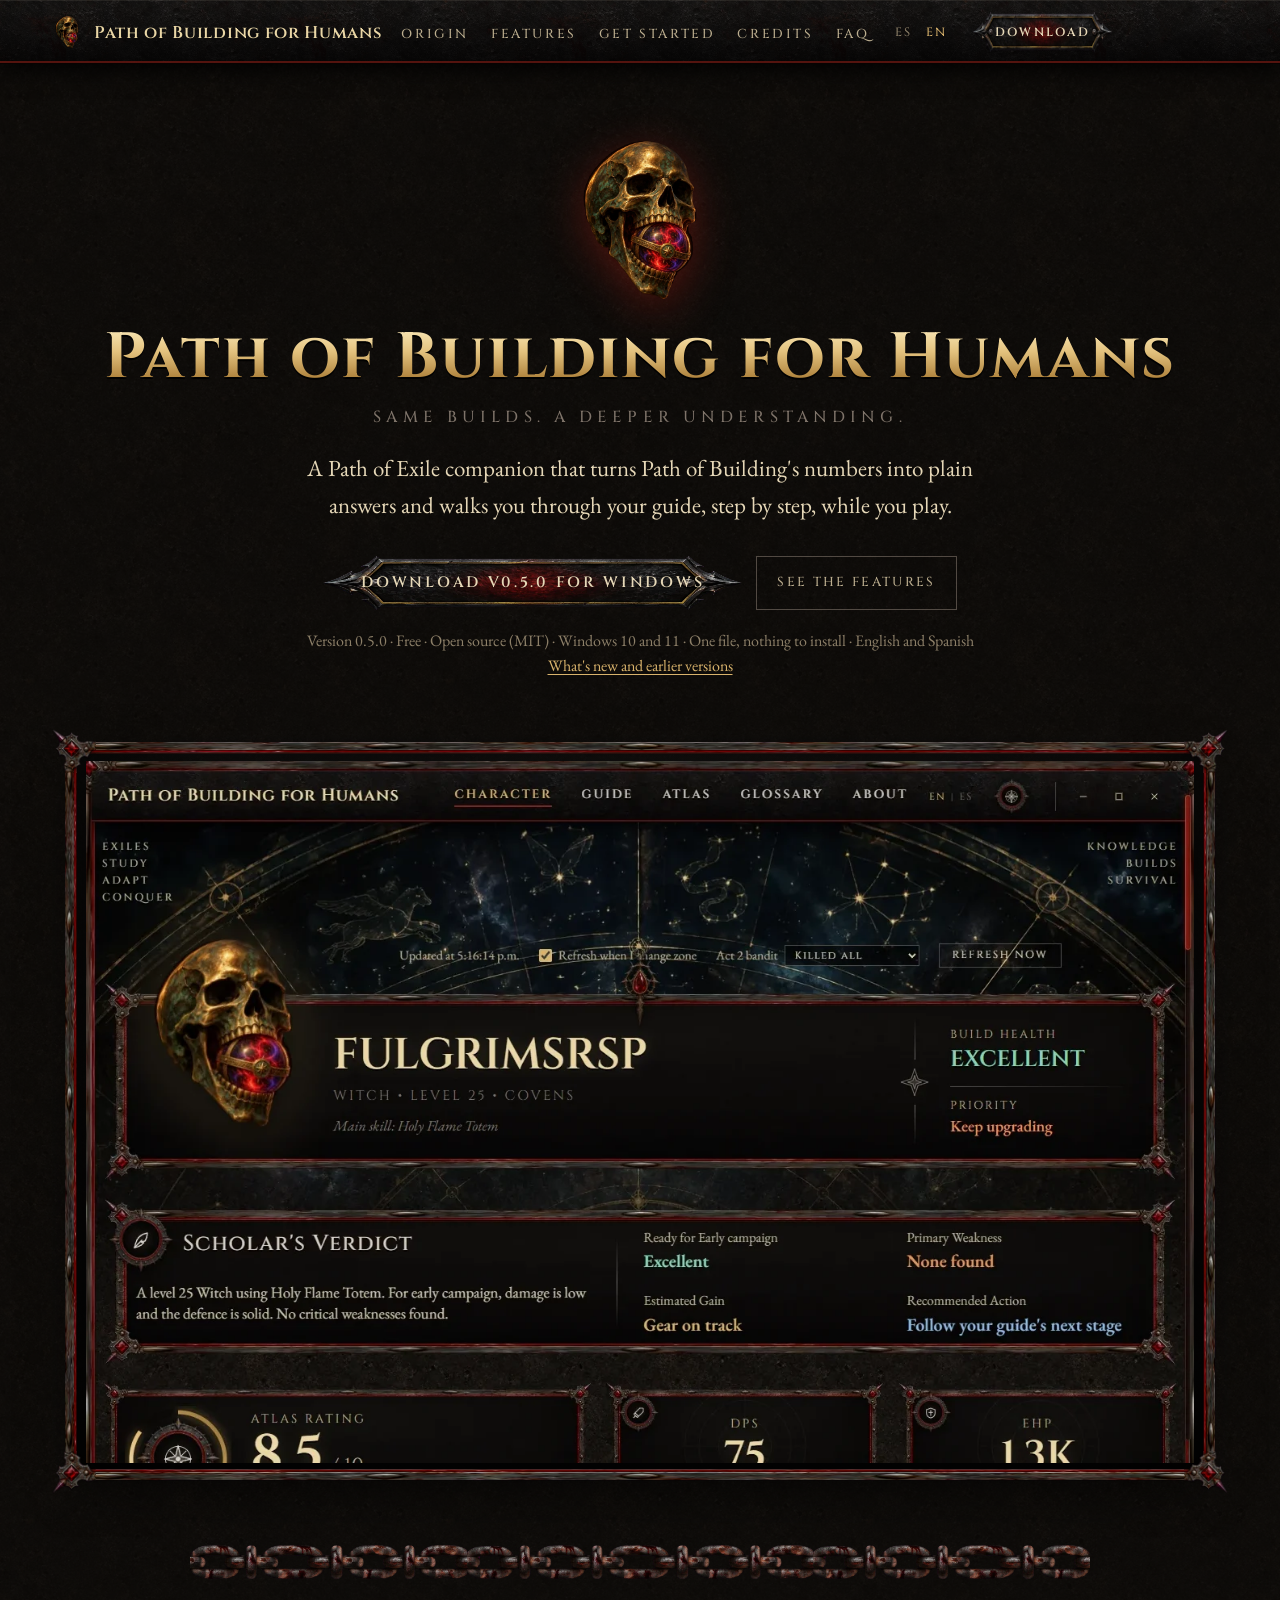
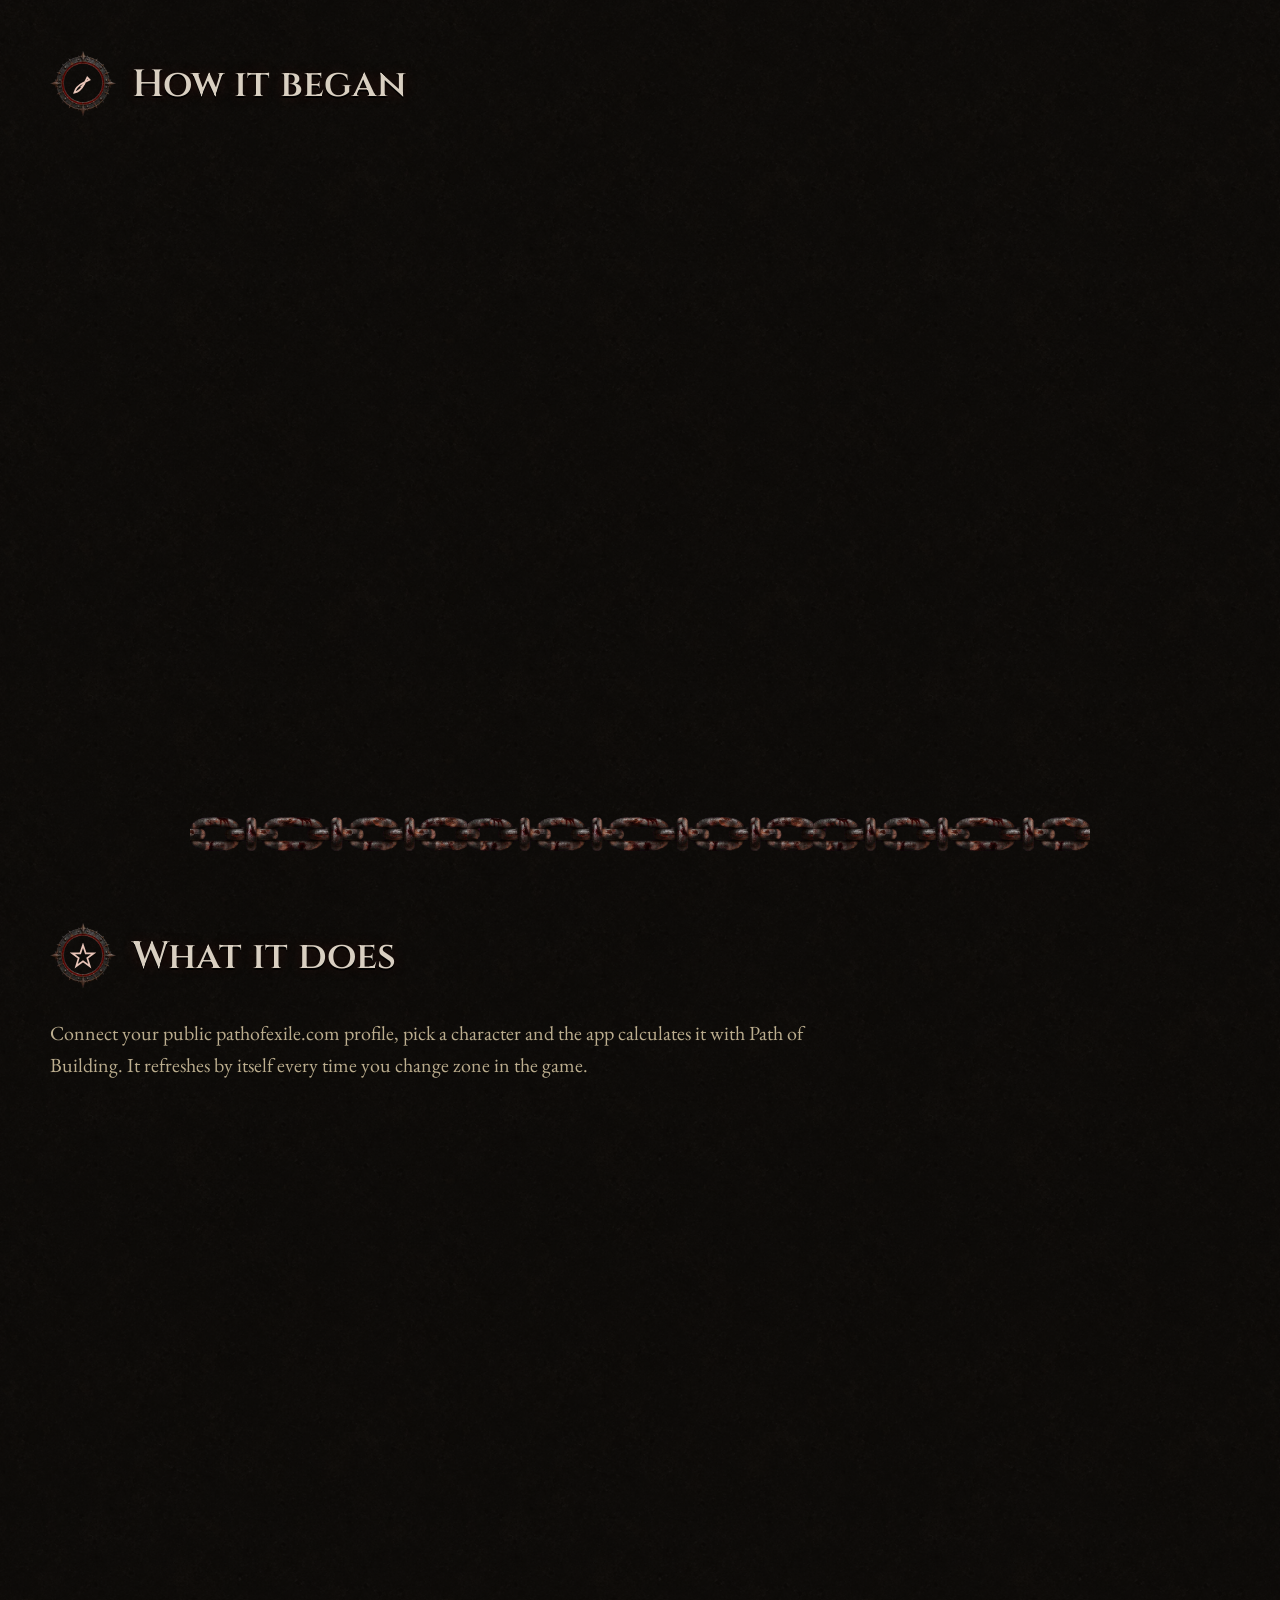
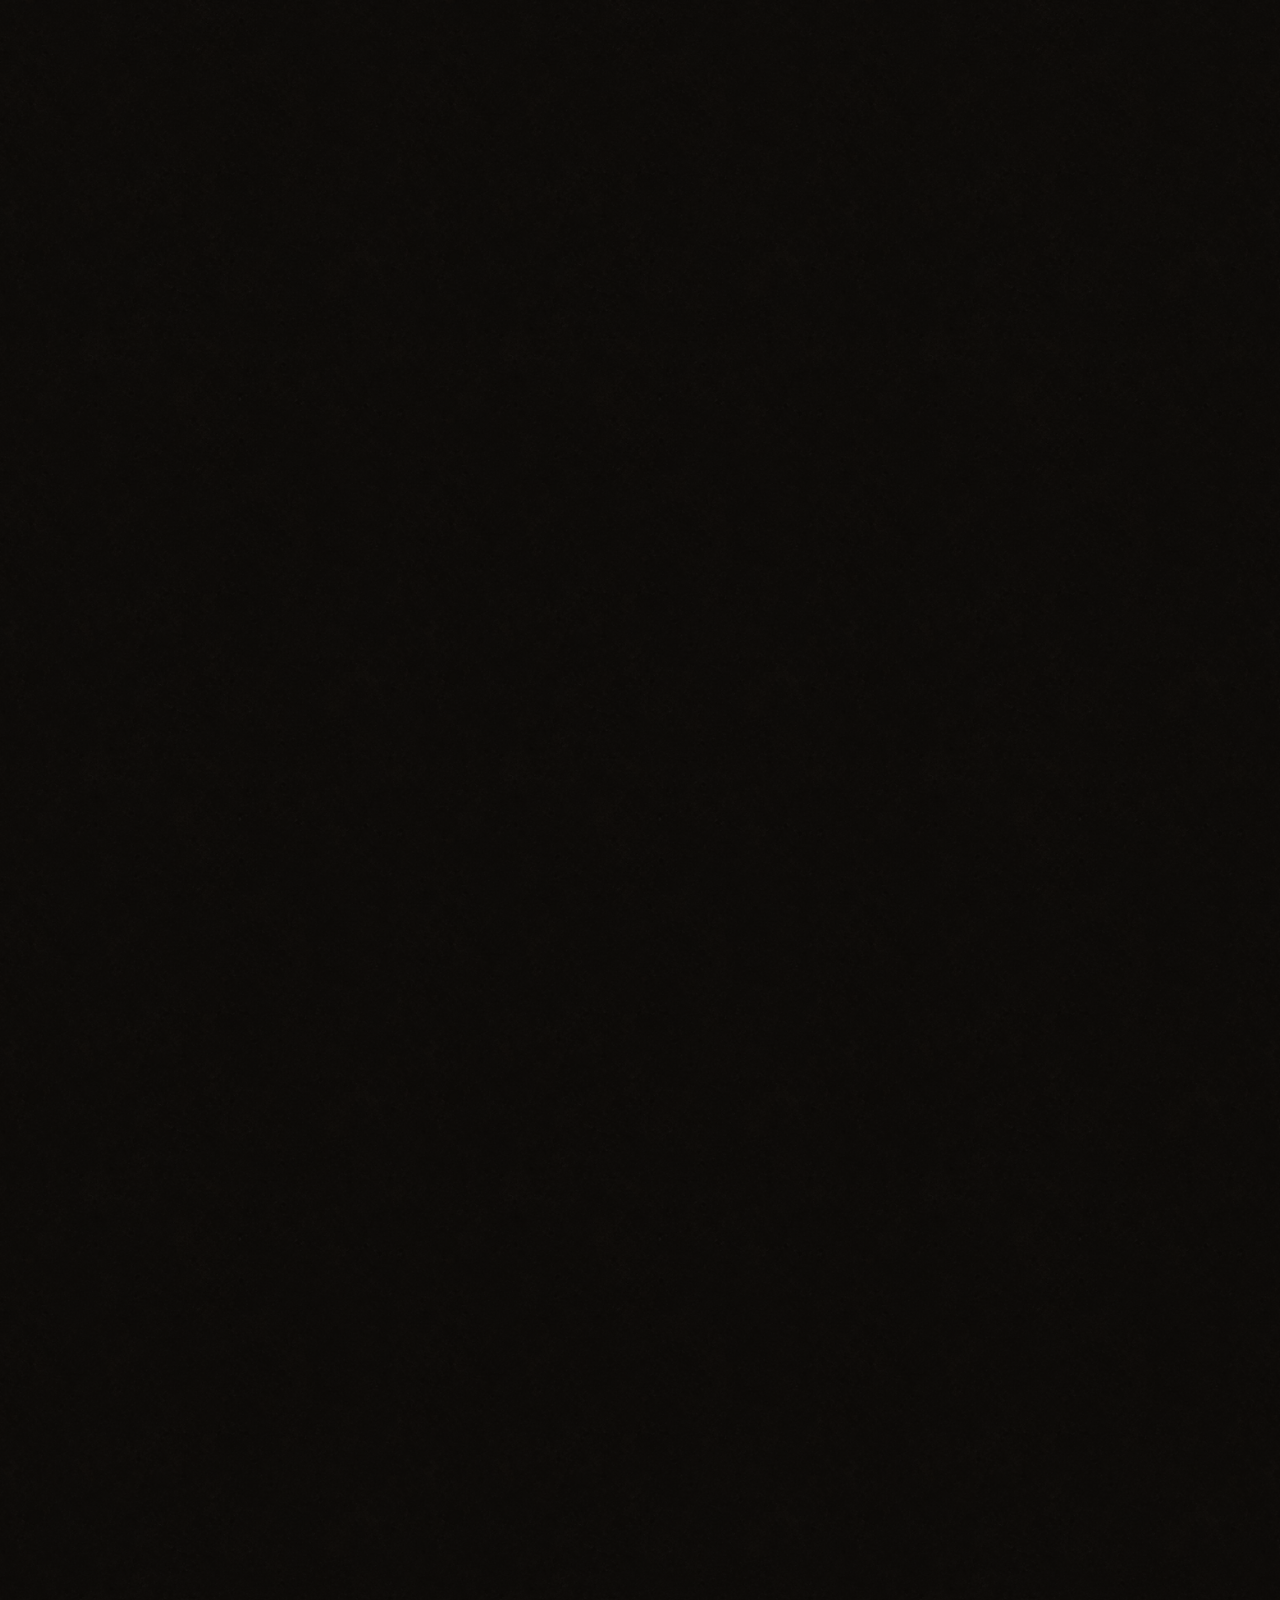
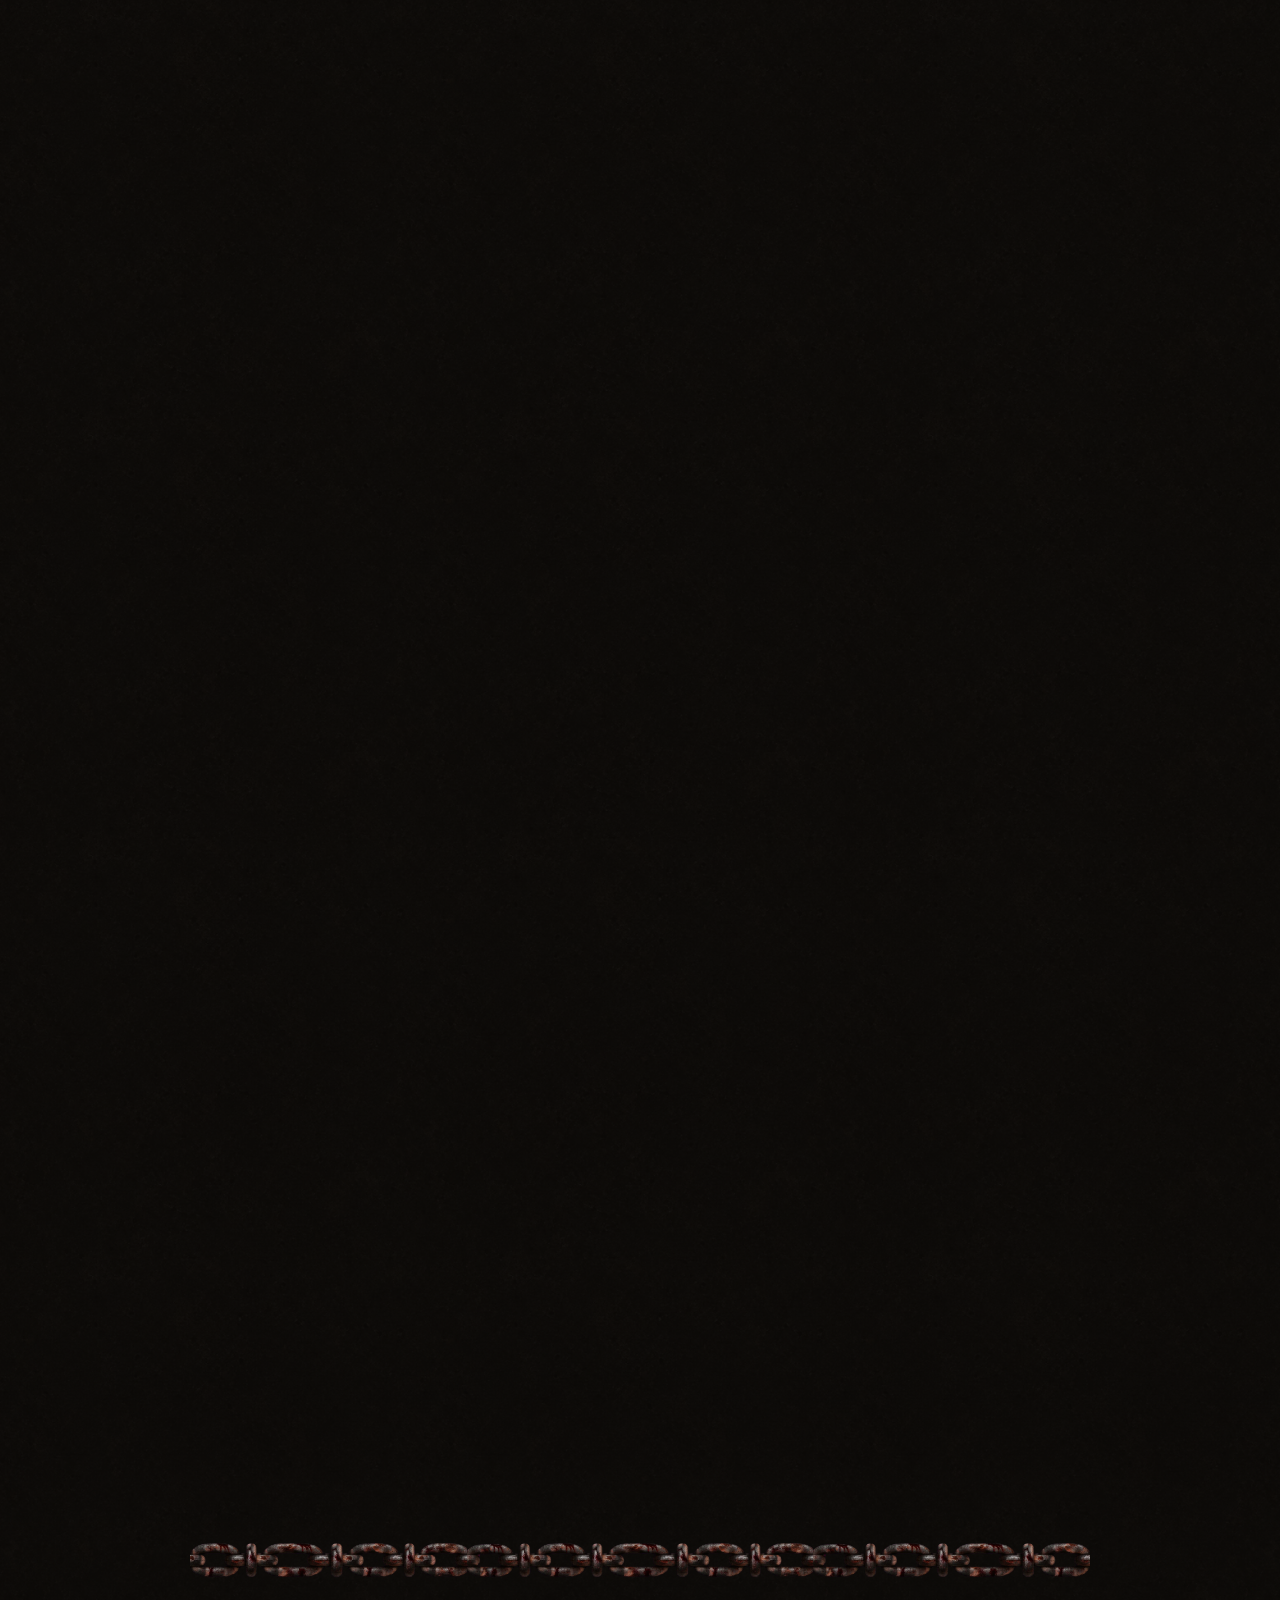
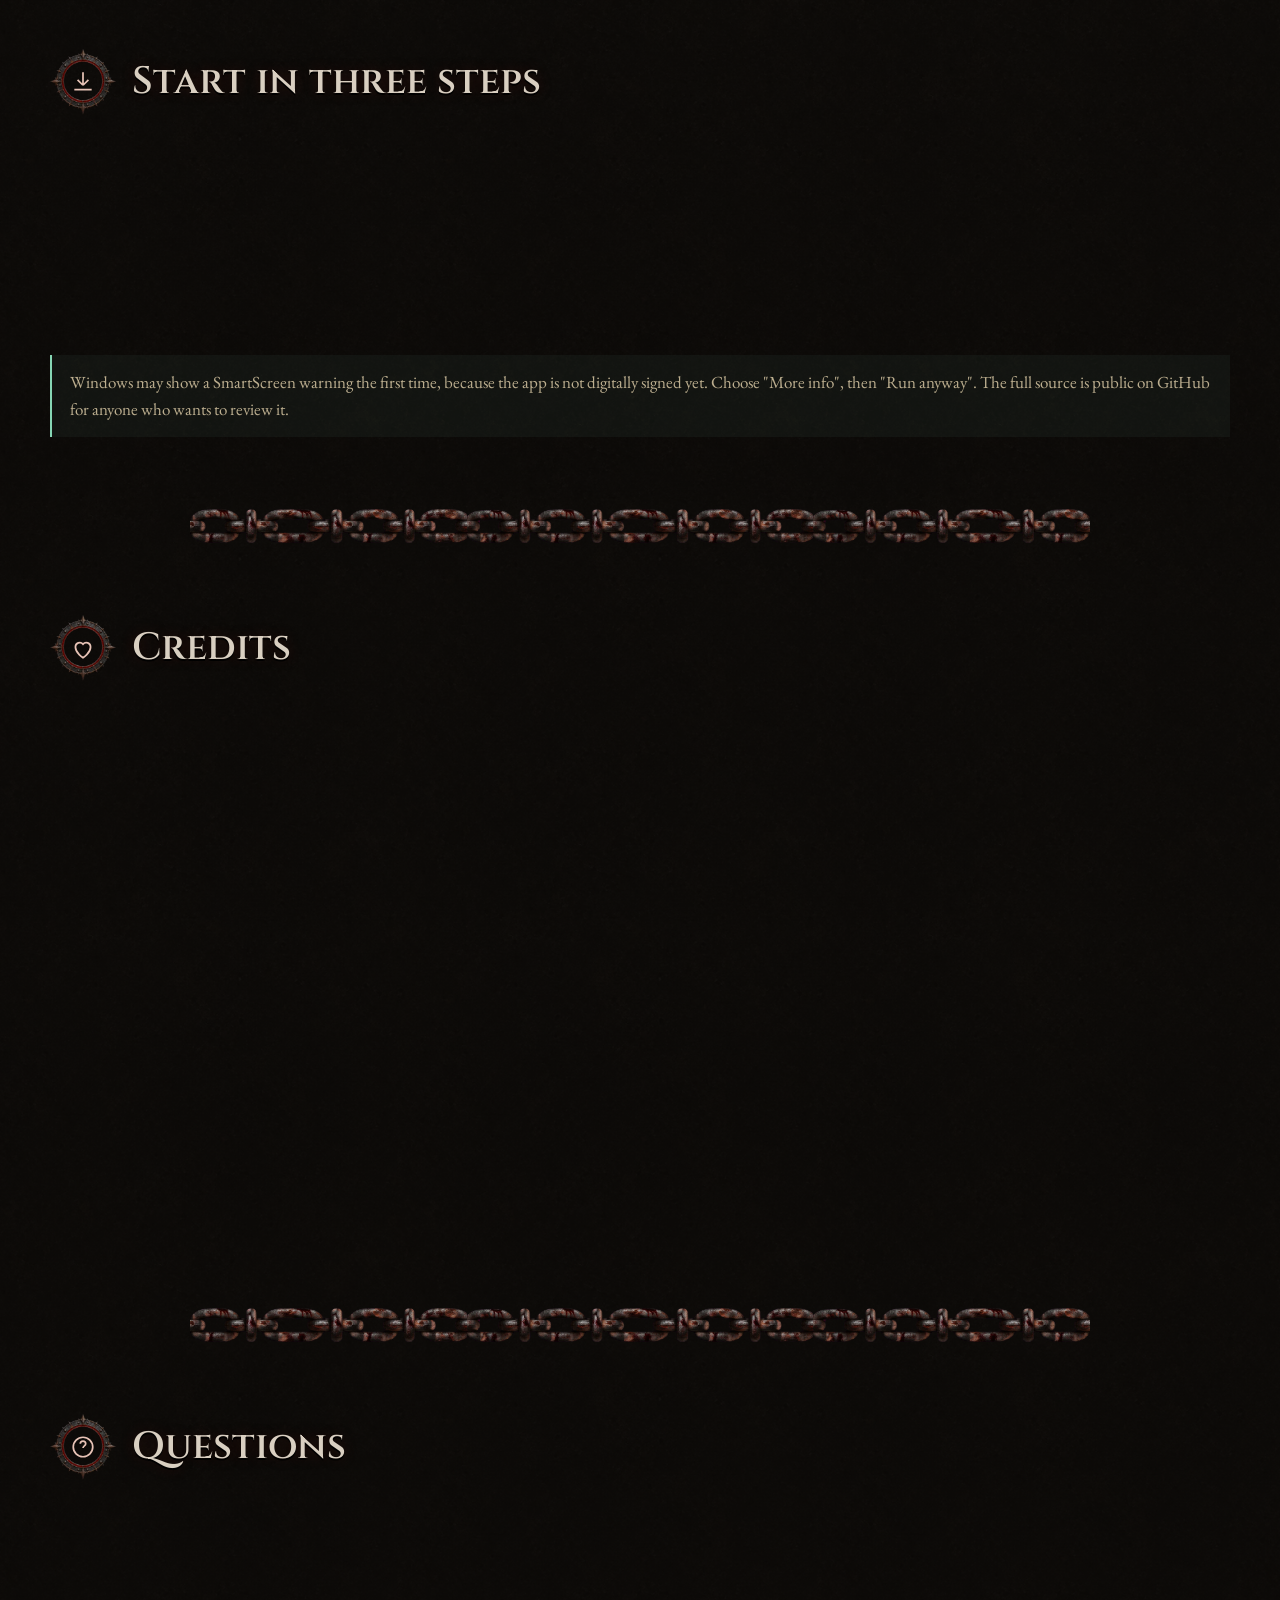
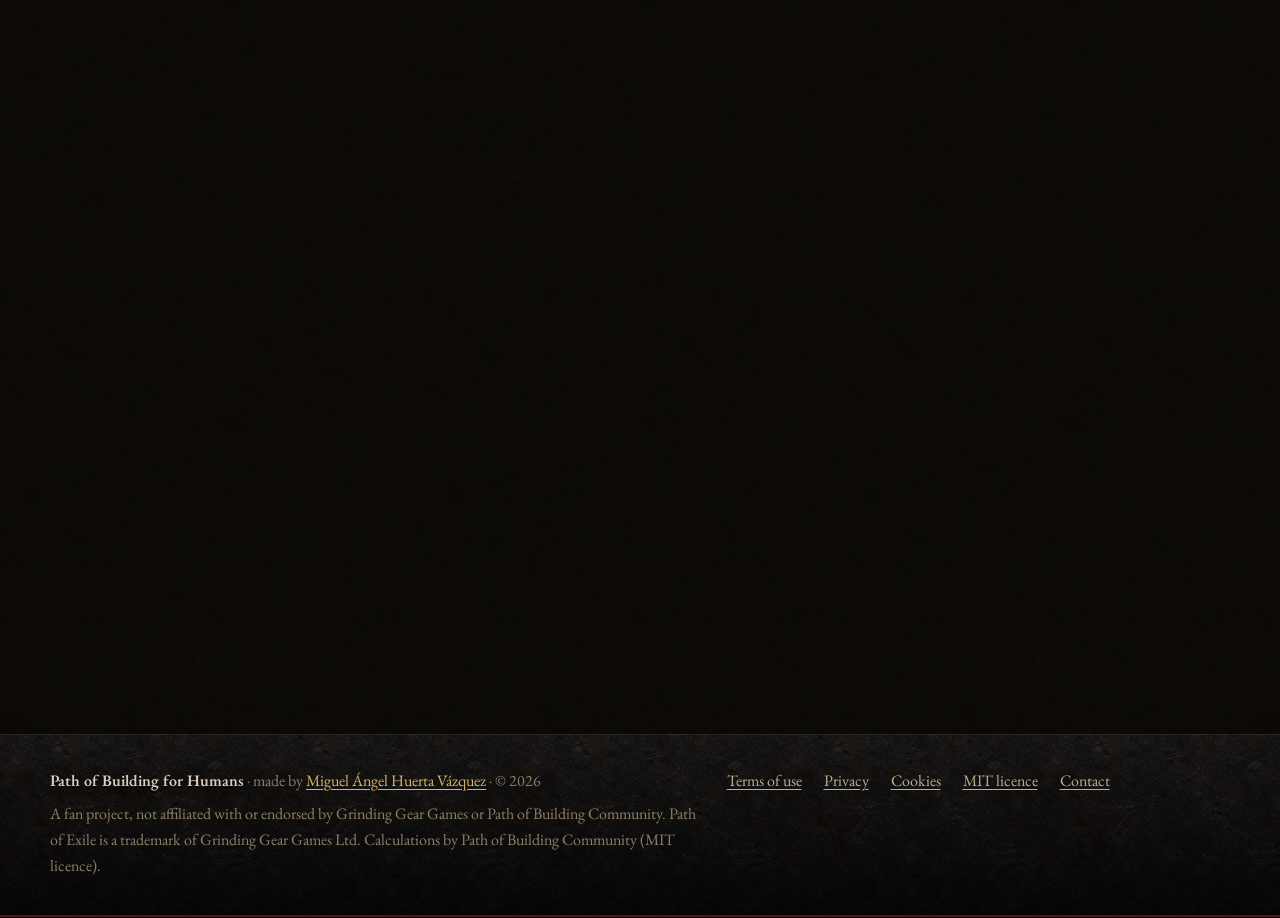
<file: path-of-building-for-humans/index.html>
<!DOCTYPE html>
<html lang="es" data-lang="es"
      data-title-es="Path of Building for Humans · Tu build de Path of Exile, explicada"
      data-title-en="Path of Building for Humans · Your Path of Exile build, explained"
      data-desc-es="App gratuita y de código abierto para Windows que convierte los números de Path of Building en respuestas claras: qué tan fuerte es tu personaje, qué lo frena y qué mejorar, paso a paso con tu guía."
      data-desc-en="A free, open-source Windows app that turns Path of Building's numbers into plain answers: how strong your character is, what holds it back and what to upgrade next, step by step with your guide.">
<head>
    <meta charset="UTF-8">
    <meta name="viewport" content="width=device-width, initial-scale=1.0">
    <meta http-equiv="Content-Security-Policy" content="default-src 'none'; img-src 'self'; style-src 'self'; script-src 'self'; font-src 'self'; base-uri 'none'; form-action 'none'">
    <meta name="referrer" content="strict-origin-when-cross-origin">
    <title>Path of Building for Humans · Tu build de Path of Exile, explicada</title>
    <meta name="description" content="App gratuita y de código abierto para Windows que convierte los números de Path of Building en respuestas claras: qué tan fuerte es tu personaje, qué lo frena y qué mejorar, paso a paso con tu guía.">
    <meta name="author" content="Miguel Ángel Huerta Vázquez">
    <meta name="theme-color" content="#0b0907">
    <link rel="canonical" href="https://miguelhuerta-dev.github.io/path-of-building-for-humans/">
    <link rel="icon" type="image/png" href="assets/art/icon.png">
    <meta property="og:type" content="website">
    <meta property="og:site_name" content="Path of Building for Humans">
    <meta property="og:title" content="Path of Building for Humans">
    <meta property="og:description" content="Las mismas builds. Una comprensión más profunda. App gratuita para Path of Exile que explica tu build y te guía paso a paso.">
    <meta property="og:url" content="https://miguelhuerta-dev.github.io/path-of-building-for-humans/">
    <meta property="og:image" content="https://miguelhuerta-dev.github.io/path-of-building-for-humans/assets/shots/hero.webp">
    <meta property="og:image:alt" content="Panel del personaje en Path of Building for Humans">
    <meta name="twitter:card" content="summary_large_image">
    <link rel="preload" href="assets/fonts/cinzel-latin-600-normal.woff2" as="font" type="font/woff2" crossorigin>
    <link rel="preload" href="assets/fonts/eb-garamond-latin-400-normal.woff2" as="font" type="font/woff2" crossorigin>
    <link rel="stylesheet" href="assets/site.css">
    <script src="assets/site.js" defer></script>
</head>
<body>
    <a class="skip" href="#contenido"><span lang="es">Saltar al contenido</span><span lang="en">Skip to content</span></a>

    <header class="nav plate">
        <div class="wrap nav__inner">
            <a class="nav__brand" href="#inicio">
                <img src="assets/art/emblem-chaos-skull.webp" alt="" width="34" height="34">
                <span>Path of Building for Humans</span>
            </a>
            <nav aria-label="Secciones · Sections">
                <ul class="nav__links">
                    <li><a href="#origen"><span lang="es">Origen</span><span lang="en">Origin</span></a></li>
                    <li><a href="#funciones"><span lang="es">Funciones</span><span lang="en">Features</span></a></li>
                    <li><a href="#empezar"><span lang="es">Empezar</span><span lang="en">Get started</span></a></li>
                    <li><a href="#creditos"><span lang="es">Créditos</span><span lang="en">Credits</span></a></li>
                    <li><a href="#preguntas"><span lang="es">Preguntas</span><span lang="en">FAQ</span></a></li>
                </ul>
            </nav>
            <div class="lang" role="group" aria-label="Idioma · Language">
                <button type="button" data-lang="es" aria-pressed="true">ES</button>
                <button type="button" data-lang="en" aria-pressed="false">EN</button>
            </div>
            <a class="button nav__download" href="https://github.com/miguelhuerta-dev/PathOfBuildingForHumans/releases/download/v0.5.0/PathOfBuildingForHumans-v0.5.0-windows.exe" rel="noopener">
                <span lang="es">Descargar</span><span lang="en">Download</span>
            </a>
        </div>
    </header>

    <main id="contenido">
        <!-- ===================== HERO ===================== -->
        <section class="hero" id="inicio">
            <img class="hero__pillar hero__pillar--left" src="assets/art/scene-pillar-iron.webp" alt="" aria-hidden="true">
            <img class="hero__pillar hero__pillar--right" src="assets/art/scene-pillar-iron.webp" alt="" aria-hidden="true">
            <div class="wrap">
                <img class="hero__emblem" src="assets/art/emblem-chaos-skull.webp" alt="Emblema de la app: un cráneo de bronce que sostiene un orbe de caos" width="168" height="168">
                <h1 class="gold-text">Path of Building for Humans</h1>
                <p class="hero__motto"><span lang="es">Las mismas builds. Una comprensión más profunda.</span><span lang="en">Same builds. A deeper understanding.</span></p>
                <p class="hero__lede">
                    <span lang="es">Un compañero para Path of Exile que convierte los números de Path of Building en respuestas claras y te acompaña paso a paso por tu guía mientras juegas.</span>
                    <span lang="en">A Path of Exile companion that turns Path of Building's numbers into plain answers and walks you through your guide, step by step, while you play.</span>
                </p>
                <div class="hero__actions">
                    <a class="button" href="https://github.com/miguelhuerta-dev/PathOfBuildingForHumans/releases/download/v0.5.0/PathOfBuildingForHumans-v0.5.0-windows.exe" rel="noopener">
                        <span><span lang="es">Descargar v0.5.0 para Windows</span><span lang="en">Download v0.5.0 for Windows</span></span>
                    </a>
                    <a class="link-button" href="#funciones"><span lang="es">Ver funciones</span><span lang="en">See the features</span></a>
                </div>
                <p class="hero__facts">
                    <span lang="es">Versión 0.5.0 · Gratis · Código abierto (MIT) · Windows 10 y 11 · Un solo archivo, sin instalar · Español e inglés</span>
                    <span lang="en">Version 0.5.0 · Free · Open source (MIT) · Windows 10 and 11 · One file, nothing to install · English and Spanish</span>
                    <br><a href="https://github.com/miguelhuerta-dev/PathOfBuildingForHumans/releases" rel="noopener"><span lang="es">Novedades y versiones anteriores</span><span lang="en">What's new and earlier versions</span></a>
                </p>
                <div class="hero__shot frame rise">
                    <button class="shot" type="button">
                        <img src="assets/shots/hero.webp" width="1372" height="870" alt="Panel del personaje: veredicto del erudito, salud de la build y calificación del Atlas · Character dashboard: Scholar's Verdict, build health and Atlas Rating">
                    </button>
                </div>
            </div>
        </section>

        <div class="divider" aria-hidden="true"></div>

        <!-- ===================== ORIGIN ===================== -->
        <section class="section" id="origen" aria-labelledby="origen-title">
            <div class="wrap">
                <div class="section__head">
                    <span class="medallion" aria-hidden="true"><svg viewBox="0 0 24 24" fill="none" stroke="currentColor" stroke-width="1.6"><path d="M4 20c4-1 7-4 9-8l3-6 2 2-6 3c-4 2-7 5-8 9z"/><path d="M13 12l-3 3"/></svg></span>
                    <h2 class="bone" id="origen-title"><span lang="es">Cómo nació</span><span lang="en">How it began</span></h2>
                </div>
                <div class="story rise">
                    <div class="story__text">
                        <p lang="es"><a href="https://pathofbuilding.community/" rel="noopener">Path of Building</a> es una herramienta increíble: calcula cada multiplicador de daño, cada capa de defensa y cada interacción de una build. Sin ella, la comunidad de Path of Exile no podría planear sus personajes.</p>
                        <p lang="en"><a href="https://pathofbuilding.community/" rel="noopener">Path of Building</a> is an incredible tool: it tracks every damage multiplier, every defensive layer and every interaction in a build. Without it, the Path of Exile community could not plan its characters.</p>
                        <p lang="es">Pero habla el idioma de las hojas de cálculo. Te dice <strong>cuáles son los números</strong>, no <strong>qué significan</strong> ni <strong>qué hacer después</strong>. Un jugador nuevo, o uno que vuelve, puede abrir su build, ver cientos de estadísticas y seguir sin saber:</p>
                        <p lang="en">But it speaks the language of spreadsheets. It tells you <strong>what the numbers are</strong>, not <strong>what they mean</strong> or <strong>what to do next</strong>. A new or returning player can open a build, see hundreds of stats and still not know:</p>
                        <ul class="story__questions" lang="es">
                            <li>¿Mi build es buena de verdad?</li>
                            <li>¿Qué le pasa?</li>
                            <li>¿Qué hago ahora, al nivel en el que voy?</li>
                        </ul>
                        <ul class="story__questions" lang="en">
                            <li>Is my build actually good?</li>
                            <li>What is wrong with it?</li>
                            <li>What should I do next, at the level I am now?</li>
                        </ul>
                        <p lang="es">Para eso nació <strong>Path of Building for Humans</strong>: usa el mismo motor de Path of Building sobre tu personaje real y responde en palabras: un veredicto claro, los problemas que importan, la siguiente mejora que vale la pena y cada paso de la guía que sigues. Mis amigos fueron los primeros en probarla y en reportar sus errores.</p>
                        <p lang="en">That is why <strong>Path of Building for Humans</strong> exists: it runs the same Path of Building engine on your real character and answers in words: a clear verdict, the problems that matter, the next upgrade worth chasing and every step of the guide you follow. My friends were the first to use it and to report its bugs.</p>
                        <p lang="es">Su estilo es el de un <strong>archivista del Atlas</strong>: un erudito exiliado que estudia builds en códices, cartas estelares y artefactos recuperados. Los problemas son <em>amenazas</em>, las soluciones <em>remedios</em> y los objetos <em>artefactos</em>. Todo el arte de la app es original.</p>
                        <p lang="en">Its style is that of an <strong>Atlas archivist</strong>: an exiled scholar studying builds through codices, star charts and recovered artifacts. Problems are <em>threats</em>, solutions <em>remedies</em> and items <em>artifacts</em>. All of the app's artwork is original.</p>
                    </div>
                    <div class="story__art">
                        <img src="assets/art/scene-books.webp" alt="" aria-hidden="true" loading="lazy" width="640" height="640">
                    </div>
                </div>
            </div>
        </section>

        <div class="divider" aria-hidden="true"></div>

        <!-- ===================== FEATURES ===================== -->
        <section class="section" id="funciones" aria-labelledby="funciones-title">
            <div class="wrap">
                <div class="section__head">
                    <span class="medallion" aria-hidden="true"><svg viewBox="0 0 24 24" fill="none" stroke="currentColor" stroke-width="1.6"><path d="M12 2l2.5 7.5H22l-6 4.5 2.3 7.5L12 17l-6.3 4.5L8 14 2 9.5h7.5z"/></svg></span>
                    <h2 class="bone" id="funciones-title"><span lang="es">Qué hace</span><span lang="en">What it does</span></h2>
                </div>
                <p class="section__intro">
                    <span lang="es">Conecta tu perfil público de pathofexile.com, elige un personaje y la app lo calcula con Path of Building. Se actualiza sola cada vez que cambias de zona en el juego.</span>
                    <span lang="en">Connect your public pathofexile.com profile, pick a character and the app calculates it with Path of Building. It refreshes by itself every time you change zone in the game.</span>
                </p>

                <article class="feature rise">
                    <div class="feature__media frame frame--thin">
                        <button class="shot" type="button"><img src="assets/shots/threats.webp" loading="lazy" width="1600" height="900" alt="Registro de amenazas y artefacto recomendado · Threat Register and Recommended Artifact"></button>
                    </div>
                    <div class="feature__text">
                        <p class="feature__kicker"><span lang="es">Tu personaje</span><span lang="en">Your character</span></p>
                        <h3><span lang="es">Un veredicto, no una hoja de cálculo</span><span lang="en">A verdict, not a spreadsheet</span></h3>
                        <ul lang="es">
                            <li><strong>Veredicto del erudito:</strong> dónde está tu build y su principal debilidad, en una frase.</li>
                            <li><strong>Calificación del Atlas, DPS y EHP:</strong> qué tan lista está para su etapa del juego.</li>
                            <li><strong>Registro de amenazas:</strong> los problemas, de peor a menor, con lo que te cuestan y cómo arreglarlos.</li>
                            <li><strong>Artefacto recomendado:</strong> el objeto de tu guía que más te ayudaría, medido por Path of Building.</li>
                        </ul>
                        <ul lang="en">
                            <li><strong>Scholar's Verdict:</strong> where your build stands and its main weakness, in one sentence.</li>
                            <li><strong>Atlas Rating, DPS and EHP:</strong> how ready it is for its stage of the game.</li>
                            <li><strong>Threat Register:</strong> the problems, worst first, with what each costs you and how to fix it.</li>
                            <li><strong>Recommended Artifact:</strong> the guide item that would help you most, measured by Path of Building.</li>
                        </ul>
                    </div>
                </article>

                <article class="feature feature--flip rise">
                    <div class="feature__media frame frame--thin">
                        <button class="shot" type="button"><img src="assets/shots/equipment.webp" loading="lazy" width="1372" height="900" alt="Artefactos equipados con los modificadores coloreados por tipo · Equipped Artifacts with modifiers coloured by kind"></button>
                    </div>
                    <div class="feature__text">
                        <p class="feature__kicker"><span lang="es">Tu equipo</span><span lang="en">Your gear</span></p>
                        <h3><span lang="es">Cada modificador, de un vistazo</span><span lang="en">Every modifier at a glance</span></h3>
                        <p lang="es">Tu equipo dispuesto como el inventario del juego. Haz clic en una pieza para leer sus modificadores, coloreados por tipo (prefijo, sufijo, crafteado, fracturado, implícito…) con su nivel y una leyenda al lado.</p>
                        <p lang="en">Your gear laid out like the in-game inventory. Click a piece to read its modifiers, coloured by kind (prefix, suffix, crafted, fractured, implicit…) with their tier and a key beside them.</p>
                    </div>
                </article>

                <article class="feature rise">
                    <div class="feature__media frame frame--thin">
                        <button class="shot" type="button"><img src="assets/shots/forge.webp" loading="lazy" width="1150" height="864" alt="La Forja: lo que puede salir en el objeto y cuánto suma cada modificador a tu personaje · The Forge: what the item can roll and what each modifier adds to your character"></button>
                    </div>
                    <div class="feature__text">
                        <p class="feature__kicker"><span lang="es">La Forja</span><span lang="en">The Forge</span></p>
                        <h3><span lang="es">Qué craftear, medido en tu personaje</span><span lang="en">What to craft, measured on your character</span></h3>
                        <p lang="es">Abre cualquier objeto en la Forja: ve qué puede salir en su base, con sus tiers y probabilidades, y cuánto DPS y EHP te daría cada modificador, probado por Path of Building sobre tu propio personaje. En los únicos te dice de qué liga vienen, cómo conseguirlos y su precio en el mercado (poe.ninja).</p>
                        <p lang="en">Open any item in the Forge: see what its base can roll, with tiers and odds, and how much DPS and EHP each modifier would give you, tried by Path of Building on your own character. For uniques it tells you their league, how to get them and their market price (poe.ninja).</p>
                    </div>
                </article>

                <article class="feature feature--flip rise">
                    <div class="feature__media frame frame--thin">
                        <button class="shot" type="button"><img src="assets/shots/passives.webp" loading="lazy" width="1372" height="900" alt="Mejores próximas pasivas, ordenadas por lo que suman por punto · Best Next Passives, ranked by what they add per point"></button>
                    </div>
                    <div class="feature__text">
                        <p class="feature__kicker"><span lang="es">El árbol</span><span lang="en">The tree</span></p>
                        <h3><span lang="es">Tus mejores próximos puntos</span><span lang="en">Your best next points</span></h3>
                        <p lang="es">Prueba cada notable y piedra angular a tu alcance, con el camino para llegar, y los ordena por lo que suman de daño y supervivencia por cada punto que gastas. Además guarda tu DPS, EHP y nivel durante la liga para que veas tu progreso.</p>
                        <p lang="en">It tries every notable and keystone within reach, with the path to it, and ranks them by the damage and survival they add for each point you spend. It also records your DPS, EHP and level over the league so you can see your progress.</p>
                    </div>
                </article>

                <article class="feature rise">
                    <div class="feature__media frame frame--thin">
                        <button class="shot" type="button"><img src="assets/shots/guide-stages.gif" loading="lazy" width="900" height="560" alt="Cambiar de etapa de la guía actualiza el equipo que pide · Switching guide stages updates the gear it asks for"></button>
                    </div>
                    <div class="feature__text">
                        <p class="feature__kicker"><span lang="es">Tu guía</span><span lang="en">Your guide</span></p>
                        <h3><span lang="es">Sigue una guía, etapa por etapa</span><span lang="en">Follow a guide, stage by stage</span></h3>
                        <p lang="es">Pega un código de Path of Building o un enlace de pobb.in, Maxroll, poe.ninja, pastebin y más. La app abre la etapa que corresponde a tu nivel y compara todo con tu personaje:</p>
                        <p lang="en">Paste a Path of Building code or a link from pobb.in, Maxroll, poe.ninja, pastebin and more. The app opens the stage that fits your level and compares everything with your character:</p>
                        <ul lang="es">
                            <li>El equipo de la etapa, marcando lo que ya llevas y lo que falta.</li>
                            <li>Los enlaces de gemas y dónde consigue tu clase cada gema en la campaña.</li>
                            <li>Tu árbol de pasivas contra el de la guía, con los iconos del propio juego.</li>
                            <li>Camino de ascensión, bandidos y panteón.</li>
                        </ul>
                        <ul lang="en">
                            <li>The stage's gear, marking what you already wear and what is missing.</li>
                            <li>Gem links, and where your class gets each gem in the campaign.</li>
                            <li>Your passive tree against the guide's, with the game's own icons.</li>
                            <li>Ascension path, bandits and pantheon.</li>
                        </ul>
                    </div>
                </article>

                <article class="feature feature--flip rise">
                    <div class="feature__media frame frame--thin">
                        <button class="shot" type="button"><img src="assets/shots/tutorial.webp" loading="lazy" width="1372" height="870" alt="El tutorial visual al empezar · The visual tour at first launch"></button>
                    </div>
                    <div class="feature__text">
                        <p class="feature__kicker"><span lang="es">Para todos</span><span lang="en">For everyone</span></p>
                        <h3><span lang="es">En español o inglés, con tutorial</span><span lang="en">In English or Spanish, with a tour</span></h3>
                        <p lang="es">Eliges el idioma al abrirla por primera vez y un tutorial visual te explica cómo conectar tu personaje, por qué tu perfil debe ser público, qué guarda la app, cómo cargar una guía y cómo leer tu build. Incluye un glosario con las palabras del juego explicadas en lenguaje sencillo.</p>
                        <p lang="en">You pick the language on first launch and a visual tour explains how to connect your character, why your profile must be public, what the app keeps, how to load a guide and how to read your build. It includes a glossary of the game's words in plain language.</p>
                    </div>
                </article>

                <div class="gallery rise">
                    <figure>
                        <button class="shot frame frame--thin" type="button"><img src="assets/shots/passive-tree.webp" loading="lazy" width="1600" height="900" alt="Árbol de pasivas comparado con la guía · Passive tree compared with the guide"></button>
                        <figcaption><span lang="es">Árbol de pasivas frente a la guía</span><span lang="en">Passive tree against the guide</span></figcaption>
                    </figure>
                    <figure>
                        <button class="shot frame frame--thin" type="button"><img src="assets/shots/gem-links.webp" loading="lazy" width="1600" height="900" alt="Grupos de gemas con su origen en la campaña · Gem groups with their campaign source"></button>
                        <figcaption><span lang="es">Enlaces de gemas y de dónde salen</span><span lang="en">Gem links and where they come from</span></figcaption>
                    </figure>
                    <figure>
                        <button class="shot frame frame--thin" type="button"><img src="assets/shots/bandits-pantheon.webp" loading="lazy" width="1600" height="900" alt="Bandidos y panteón de la guía · The guide's bandits and pantheon"></button>
                        <figcaption><span lang="es">Bandidos y panteón</span><span lang="en">Bandits and pantheon</span></figcaption>
                    </figure>
                    <figure>
                        <button class="shot frame frame--thin" type="button"><img src="assets/shots/atlas.webp" loading="lazy" width="1280" height="900" alt="Árbol del Atlas sobre el atlas estelar · Atlas tree over the star atlas"></button>
                        <figcaption><span lang="es">El árbol del Atlas, por liga</span><span lang="en">The Atlas tree, per league</span></figcaption>
                    </figure>
                </div>

                <div class="cards cards--4 rise">
                    <div class="card">
                        <h3><span lang="es">Motor real de PoB</span><span lang="en">The real PoB engine</span></h3>
                        <p lang="es">Los números salen del mismo motor de Path of Building Community, sin modificarlo.</p>
                        <p lang="en">The numbers come from Path of Building Community's own engine, unmodified.</p>
                    </div>
                    <div class="card">
                        <h3><span lang="es">Se actualiza sola</span><span lang="en">Refreshes itself</span></h3>
                        <p lang="es">Lee el registro del juego (Client.txt) y recalcula al cambiar de zona.</p>
                        <p lang="en">It reads the game's log (Client.txt) and recalculates when you change zone.</p>
                    </div>
                    <div class="card">
                        <h3><span lang="es">Arte del juego, sin copiarlo</span><span lang="en">Game art, never copied</span></h3>
                        <p lang="es">Los iconos se leen de tu propia instalación de Path of Exile; la app no los incluye ni los descarga.</p>
                        <p lang="en">Icons are read from your own Path of Exile installation; the app never ships nor downloads them.</p>
                    </div>
                    <div class="card">
                        <h3><span lang="es">Todo en tu equipo</span><span lang="en">Everything stays local</span></h3>
                        <p lang="es">Sin cuentas ni contraseñas ni telemetría: lo que guarda se queda en tu computadora.</p>
                        <p lang="en">No accounts, passwords or telemetry: what it keeps stays on your computer.</p>
                    </div>
                </div>
            </div>
        </section>

        <div class="divider" aria-hidden="true"></div>

        <!-- ===================== GET STARTED ===================== -->
        <section class="section" id="empezar" aria-labelledby="empezar-title">
            <div class="wrap">
                <div class="section__head">
                    <span class="medallion" aria-hidden="true"><svg viewBox="0 0 24 24" fill="none" stroke="currentColor" stroke-width="1.6"><path d="M12 3v12m0 0l-5-5m5 5l5-5M4 19h16"/></svg></span>
                    <h2 class="bone" id="empezar-title"><span lang="es">Empieza en tres pasos</span><span lang="en">Start in three steps</span></h2>
                </div>
                <div class="cards cards--3 rise">
                    <div class="card">
                        <p class="card__num">I</p>
                        <h3><span lang="es">Descárgala</span><span lang="en">Download it</span></h3>
                        <p lang="es">Baja <a href="https://github.com/miguelhuerta-dev/PathOfBuildingForHumans/releases/download/v0.5.0/PathOfBuildingForHumans-v0.5.0-windows.exe">PathOfBuildingForHumans-v0.5.0-windows.exe</a> (25 MB). Es un solo archivo: no hay nada que instalar.</p>
                        <p lang="en">Get <a href="https://github.com/miguelhuerta-dev/PathOfBuildingForHumans/releases/download/v0.5.0/PathOfBuildingForHumans-v0.5.0-windows.exe">PathOfBuildingForHumans-v0.5.0-windows.exe</a> (25 MB). It is a single file: nothing to install.</p>
                    </div>
                    <div class="card">
                        <p class="card__num">II</p>
                        <h3><span lang="es">Haz público tu perfil</span><span lang="en">Make your profile public</span></h3>
                        <p lang="es">En pathofexile.com, en Mi cuenta → Ajustes de privacidad, desmarca la opción que oculta tus personajes.</p>
                        <p lang="en">On pathofexile.com, under My Account → Privacy Settings, untick the option that hides your characters.</p>
                    </div>
                    <div class="card">
                        <p class="card__num">III</p>
                        <h3><span lang="es">Conecta tu personaje</span><span lang="en">Connect your character</span></h3>
                        <p lang="es">Escribe tu cuenta con su etiqueta (<code>Nombre#1234</code>) y elige un personaje. El tutorial te guía en lo demás.</p>
                        <p lang="en">Type your account with its tag (<code>Name#1234</code>) and pick a character. The tour walks you through the rest.</p>
                    </div>
                </div>
                <p class="note">
                    <span lang="es">Windows puede mostrar un aviso de SmartScreen la primera vez, porque la app todavía no tiene firma digital. Elige "Más información" y luego "Ejecutar de todos modos". El código completo es público en GitHub para quien quiera revisarlo.</span>
                    <span lang="en">Windows may show a SmartScreen warning the first time, because the app is not digitally signed yet. Choose "More info", then "Run anyway". The full source is public on GitHub for anyone who wants to review it.</span>
                </p>
            </div>
        </section>

        <div class="divider" aria-hidden="true"></div>

        <!-- ===================== CREDITS ===================== -->
        <section class="section" id="creditos" aria-labelledby="creditos-title">
            <div class="wrap">
                <div class="section__head">
                    <span class="medallion" aria-hidden="true"><svg viewBox="0 0 24 24" fill="none" stroke="currentColor" stroke-width="1.6"><path d="M12 21s-7-4.5-7-10a4 4 0 017-2.6A4 4 0 0119 11c0 5.5-7 10-7 10z"/></svg></span>
                    <h2 class="bone" id="creditos-title"><span lang="es">Créditos</span><span lang="en">Credits</span></h2>
                </div>
                <div class="frame credit-lead rise">
                    <h3>Path of Building Community</h3>
                    <p lang="es">Esta app no existiría sin <a href="https://pathofbuilding.community/" rel="noopener">Path of Building Community</a> y la gente que lo mantiene desde hace años. Todos los cálculos de daño y defensa los hace su motor, usado sin modificar bajo su <a href="https://github.com/PathOfBuildingCommunity/PathOfBuilding/blob/dev/LICENSE.md" rel="noopener">licencia MIT</a>. Path of Building for Humans no sustituye a Path of Building: es una forma distinta de leer lo que ya calcula. Si te sirve, apoya su proyecto.</p>
                    <p lang="en">This app would not exist without <a href="https://pathofbuilding.community/" rel="noopener">Path of Building Community</a> and the people who have maintained it for years. Every damage and defence number is calculated by its engine, used unmodified under its <a href="https://github.com/PathOfBuildingCommunity/PathOfBuilding/blob/dev/LICENSE.md" rel="noopener">MIT licence</a>. Path of Building for Humans does not replace Path of Building: it is a different way to read what it already calculates. If it helps you, support their project.</p>
                </div>
                <div class="cards cards--3 rise">
                    <div class="card">
                        <h3>Grinding Gear Games</h3>
                        <p lang="es">Creadores de Path of Exile. Los nombres, iconos y datos del juego les pertenecen; esta app es un proyecto de fans sin relación oficial con ellos.</p>
                        <p lang="en">Creators of Path of Exile. The game's names, icons and data belong to them; this app is a fan project with no official relationship to them.</p>
                    </div>
                    <div class="card">
                        <h3>poe.ninja</h3>
                        <p lang="es">Precios de mercado de los objetos únicos y una de las fuentes de guías. <a href="https://poe.ninja/" rel="noopener">poe.ninja</a></p>
                        <p lang="en">Market prices for unique items and one of the guide sources. <a href="https://poe.ninja/" rel="noopener">poe.ninja</a></p>
                    </div>
                    <div class="card">
                        <h3>exile-leveling</h3>
                        <p lang="es">De dónde sale cada gema en la campaña, por clase (licencia MIT). <a href="https://github.com/HeartofPhos/exile-leveling" rel="noopener">GitHub</a></p>
                        <p lang="en">Where each gem comes from in the campaign, per class (MIT licence). <a href="https://github.com/HeartofPhos/exile-leveling" rel="noopener">GitHub</a></p>
                    </div>
                    <div class="card">
                        <h3>LuaJIT · Tauri</h3>
                        <p lang="es">El intérprete que ejecuta el motor de Path of Building y el marco de la app de escritorio (licencias MIT y Apache-2.0).</p>
                        <p lang="en">The interpreter that runs the Path of Building engine and the desktop app framework (MIT and Apache-2.0 licences).</p>
                    </div>
                    <div class="card">
                        <h3>Cinzel · EB Garamond</h3>
                        <p lang="es">Las tipografías de la app y de esta página, bajo la SIL Open Font License 1.1.</p>
                        <p lang="en">The typefaces of the app and of this page, under the SIL Open Font License 1.1.</p>
                    </div>
                    <div class="card">
                        <h3><span lang="es">Los primeros testers</span><span lang="en">The first testers</span></h3>
                        <p lang="es">Los amigos que la usaron desde las primeras versiones y reportaron cada error.</p>
                        <p lang="en">The friends who used it from the first versions and reported every bug.</p>
                    </div>
                </div>
            </div>
        </section>

        <div class="divider" aria-hidden="true"></div>

        <!-- ===================== FAQ ===================== -->
        <section class="section" id="preguntas" aria-labelledby="preguntas-title">
            <div class="wrap">
                <div class="section__head">
                    <span class="medallion" aria-hidden="true"><svg viewBox="0 0 24 24" fill="none" stroke="currentColor" stroke-width="1.6"><path d="M9.5 9a2.5 2.5 0 115 0c0 2-2.5 2-2.5 4M12 17h.01"/><circle cx="12" cy="12" r="9"/></svg></span>
                    <h2 class="bone" id="preguntas-title"><span lang="es">Preguntas frecuentes</span><span lang="en">Questions</span></h2>
                </div>
                <div class="faq rise">
                    <details>
                        <summary><span lang="es">¿Cuánto cuesta?</span><span lang="en">How much does it cost?</span></summary>
                        <div>
                            <p lang="es">Nada. Es gratuita y de código abierto bajo la licencia MIT. No tiene anuncios ni compras.</p>
                            <p lang="en">Nothing. It is free and open source under the MIT licence. No ads and no purchases.</p>
                        </div>
                    </details>
                    <details>
                        <summary><span lang="es">¿Puede afectar mi cuenta de Path of Exile?</span><span lang="en">Can it affect my Path of Exile account?</span></summary>
                        <div>
                            <p lang="es">La app no modifica el juego, no se inyecta en él, no lee su memoria ni automatiza ninguna acción. Solo lee los datos públicos de tu perfil en pathofexile.com, el archivo de registro Client.txt y, para los iconos, los archivos de tu instalación, sin cambiarlos. Aun así es una herramienta no oficial: úsala bajo tu responsabilidad y respetando los términos de Grinding Gear Games.</p>
                            <p lang="en">The app does not modify the game, inject into it, read its memory or automate any action. It only reads your public pathofexile.com profile, the Client.txt log file and, for icons, your installation's files, without changing them. It is still an unofficial tool: use it at your own risk and within Grinding Gear Games' terms.</p>
                        </div>
                    </details>
                    <details>
                        <summary><span lang="es">¿Me pide mi contraseña?</span><span lang="en">Does it ask for my password?</span></summary>
                        <div>
                            <p lang="es">Nunca. Solo necesita el nombre de tu cuenta y que tus personajes sean públicos. Si alguien te pide tu contraseña en nombre de esta app, es un engaño.</p>
                            <p lang="en">Never. It only needs your account name and your characters to be public. If anyone asks for your password on behalf of this app, it is a scam.</p>
                        </div>
                    </details>
                    <details>
                        <summary><span lang="es">¿Qué datos guarda y dónde?</span><span lang="en">What does it keep, and where?</span></summary>
                        <div>
                            <p lang="es">El último personaje de cada cuenta, tu historial de DPS, EHP y nivel, tus guías, tus marcas del Atlas y tu idioma, todo en tu computadora. No hay servidores propios ni telemetría. Los detalles están en el <a href="privacidad.html">aviso de privacidad</a>.</p>
                            <p lang="en">The last character of each account, your DPS, EHP and level history, your guides, your Atlas marks and your language, all on your computer. There are no servers of its own and no telemetry. Details are in the <a href="privacidad.html">privacy notice</a>.</p>
                        </div>
                    </details>
                    <details>
                        <summary><span lang="es">¿Funciona con Path of Exile 2 o en Mac?</span><span lang="en">Does it work with Path of Exile 2, or on Mac?</span></summary>
                        <div>
                            <p lang="es">Por ahora es para Path of Exile 1 y para Windows 10 y 11.</p>
                            <p lang="en">For now it is for Path of Exile 1, on Windows 10 and 11.</p>
                        </div>
                    </details>
                    <details>
                        <summary><span lang="es">Encontré un error, ¿cómo lo reporto?</span><span lang="en">I found a bug: how do I report it?</span></summary>
                        <div>
                            <p lang="es">Abre un reporte en <a href="https://github.com/miguelhuerta-dev/PathOfBuildingForHumans/issues/new" rel="noopener">GitHub</a> con tu personaje, la guía y una captura, o escríbeme a <a href="mailto:miguelhuerta.softwaredev@gmail.com">miguelhuerta.softwaredev@gmail.com</a>.</p>
                            <p lang="en">Open an issue on <a href="https://github.com/miguelhuerta-dev/PathOfBuildingForHumans/issues/new" rel="noopener">GitHub</a> with your character, the guide and a screenshot, or email <a href="mailto:miguelhuerta.softwaredev@gmail.com">miguelhuerta.softwaredev@gmail.com</a>.</p>
                        </div>
                    </details>
                </div>
            </div>
        </section>

        <!-- ===================== CALL ===================== -->
        <section class="section cta" aria-labelledby="cta-title">
            <div class="wrap rise">
                <h2 class="gold-text" id="cta-title"><span lang="es">Entra al archivo</span><span lang="en">Enter the archive</span></h2>
                <p>
                    <span lang="es">Gratis, sin cuentas y en tu idioma. Descárgala y deja que el archivo lea tu build.</span>
                    <span lang="en">Free, with no accounts, in your language. Download it and let the archive read your build.</span>
                </p>
                <div class="hero__actions">
                    <a class="button" href="https://github.com/miguelhuerta-dev/PathOfBuildingForHumans/releases/download/v0.5.0/PathOfBuildingForHumans-v0.5.0-windows.exe" rel="noopener"><span><span lang="es">Descargar v0.5.0 para Windows</span><span lang="en">Download v0.5.0 for Windows</span></span></a>
                    <a class="link-button" href="https://github.com/miguelhuerta-dev/PathOfBuildingForHumans" rel="noopener"><span lang="es">Código en GitHub</span><span lang="en">Source on GitHub</span></a>
                </div>
            </div>
        </section>
    </main>

    <footer class="footer plate">
        <div class="wrap footer__grid">
            <div>
                <p><strong class="bone">Path of Building for Humans</strong> · <span lang="es">hecho por</span><span lang="en">made by</span> <a href="https://miguelhuerta-dev.github.io/" rel="author">Miguel Ángel Huerta Vázquez</a> · © <span data-year>2026</span></p>
                <p lang="es">Proyecto de fans, no afiliado ni respaldado por Grinding Gear Games ni por Path of Building Community. Path of Exile es una marca de Grinding Gear Games Ltd. Los cálculos los realiza Path of Building Community (licencia MIT).</p>
                <p lang="en">A fan project, not affiliated with or endorsed by Grinding Gear Games or Path of Building Community. Path of Exile is a trademark of Grinding Gear Games Ltd. Calculations by Path of Building Community (MIT licence).</p>
            </div>
            <nav class="footer__legal" aria-label="Legal">
                <a href="terminos.html"><span lang="es">Términos de uso</span><span lang="en">Terms of use</span></a>
                <a href="privacidad.html"><span lang="es">Privacidad</span><span lang="en">Privacy</span></a>
                <a href="cookies.html">Cookies</a>
                <a href="https://github.com/miguelhuerta-dev/PathOfBuildingForHumans/blob/main/LICENSE" rel="noopener"><span lang="es">Licencia MIT</span><span lang="en">MIT licence</span></a>
                <a href="mailto:miguelhuerta.softwaredev@gmail.com"><span lang="es">Contacto</span><span lang="en">Contact</span></a>
            </nav>
        </div>
    </footer>

    <dialog class="lightbox" aria-label="Captura · Screenshot">
        <div class="lightbox__bar">
            <span class="lightbox__caption"></span>
            <button class="lightbox__close" type="button"><span lang="es">Cerrar</span><span lang="en">Close</span></button>
        </div>
        <img src="assets/shots/hero.webp" alt="">
    </dialog>
</body>
</html>
</file>
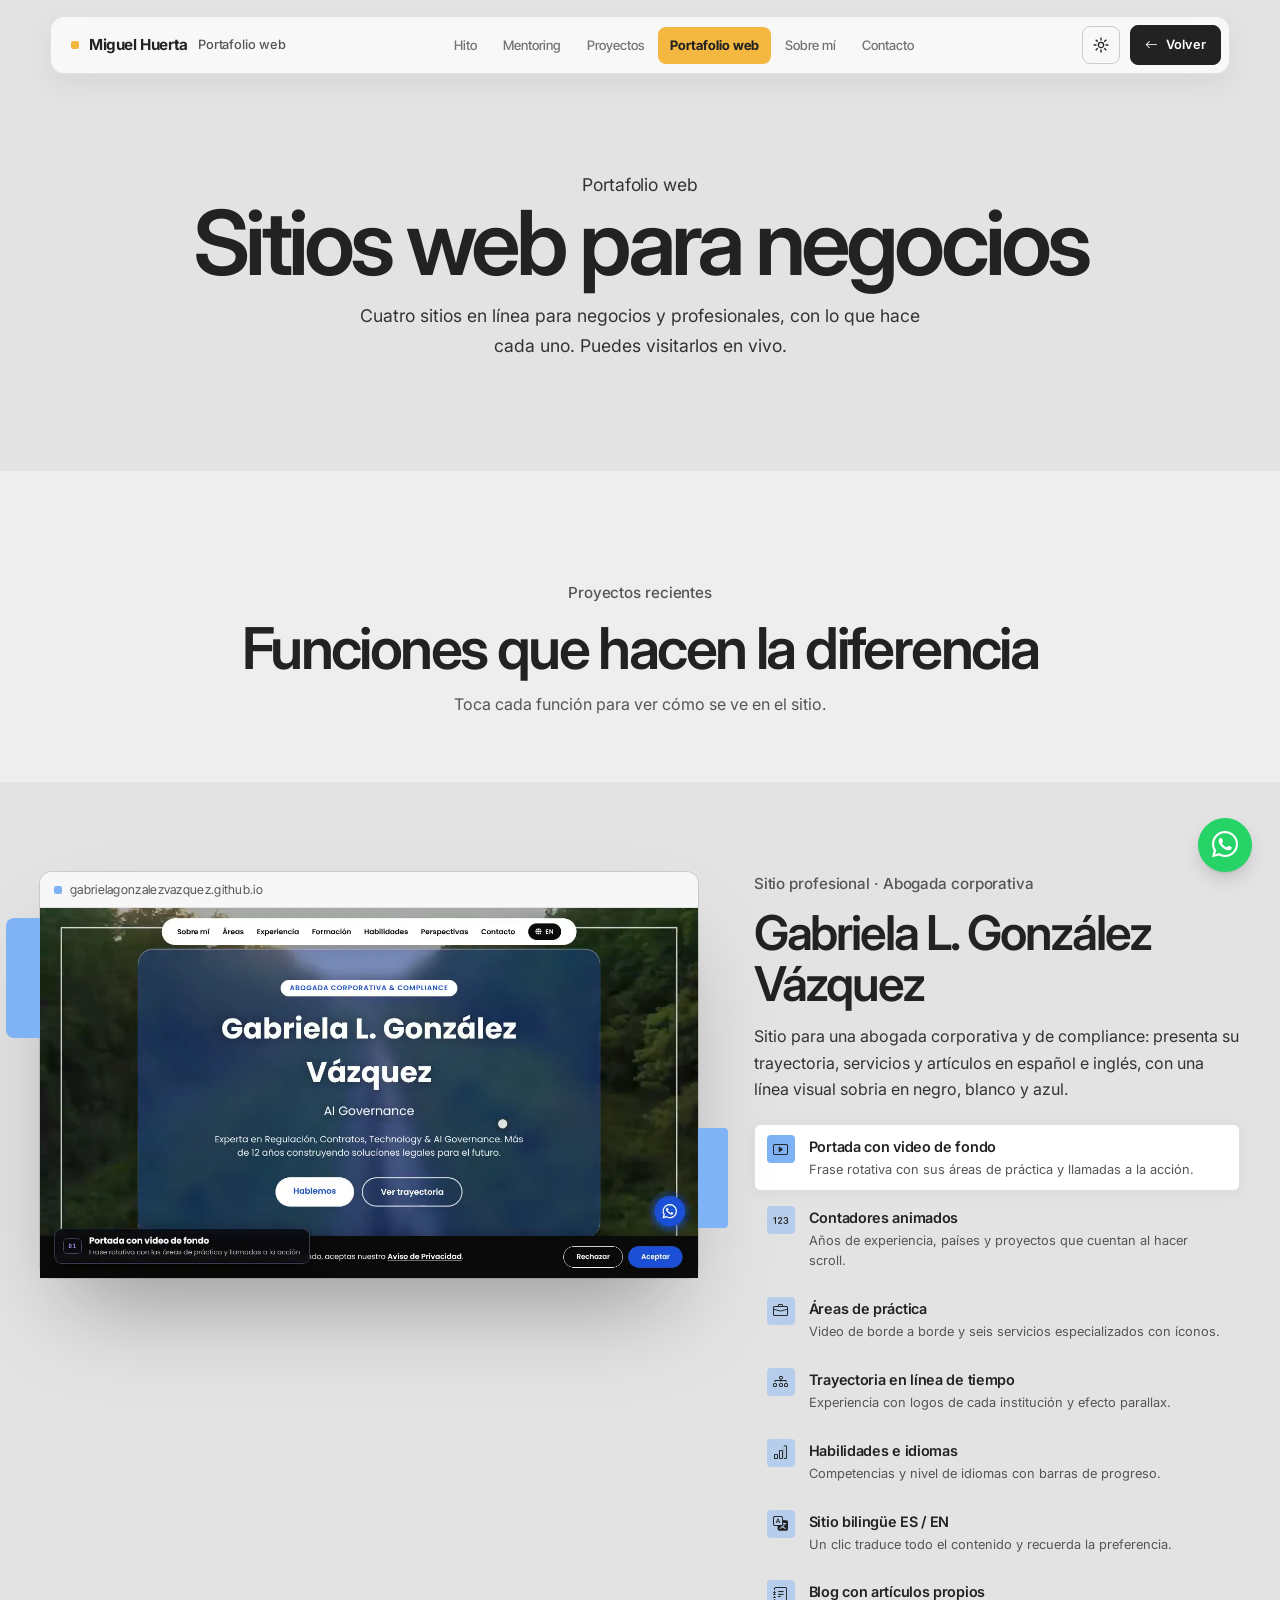
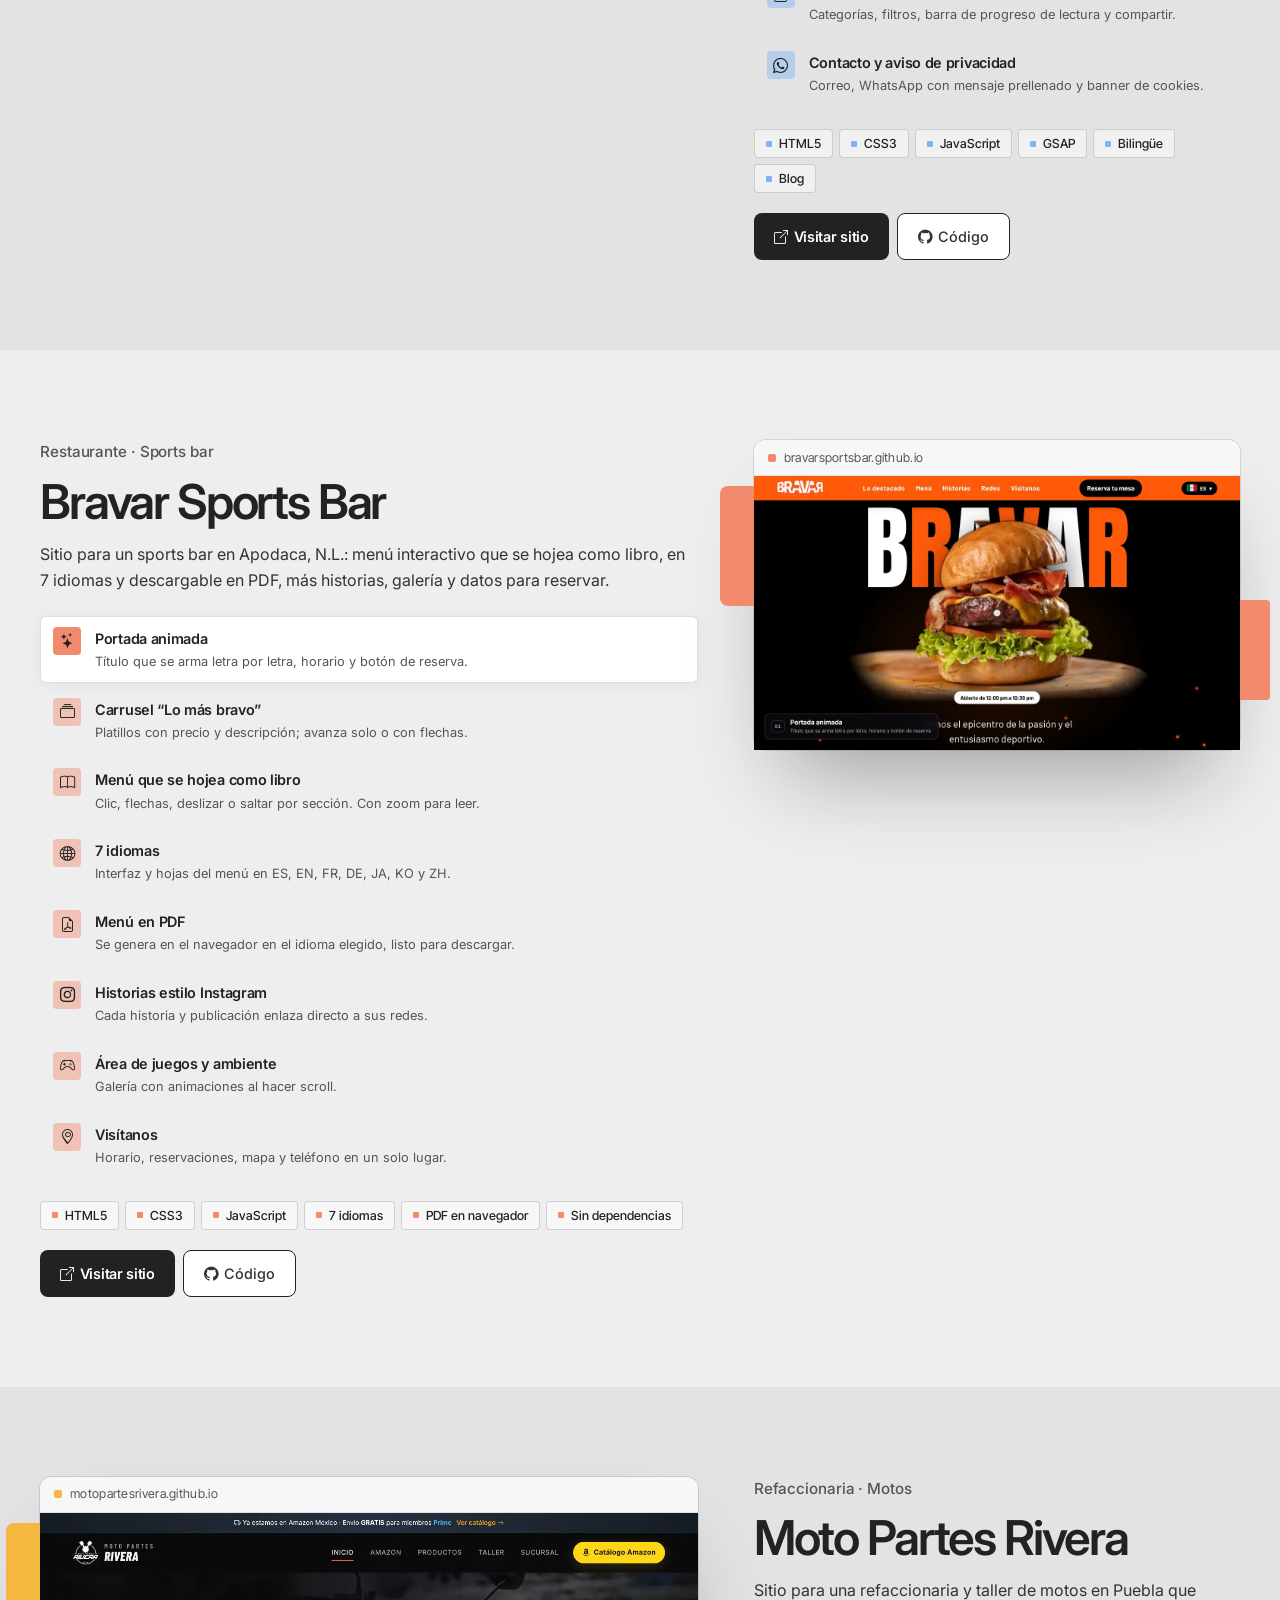
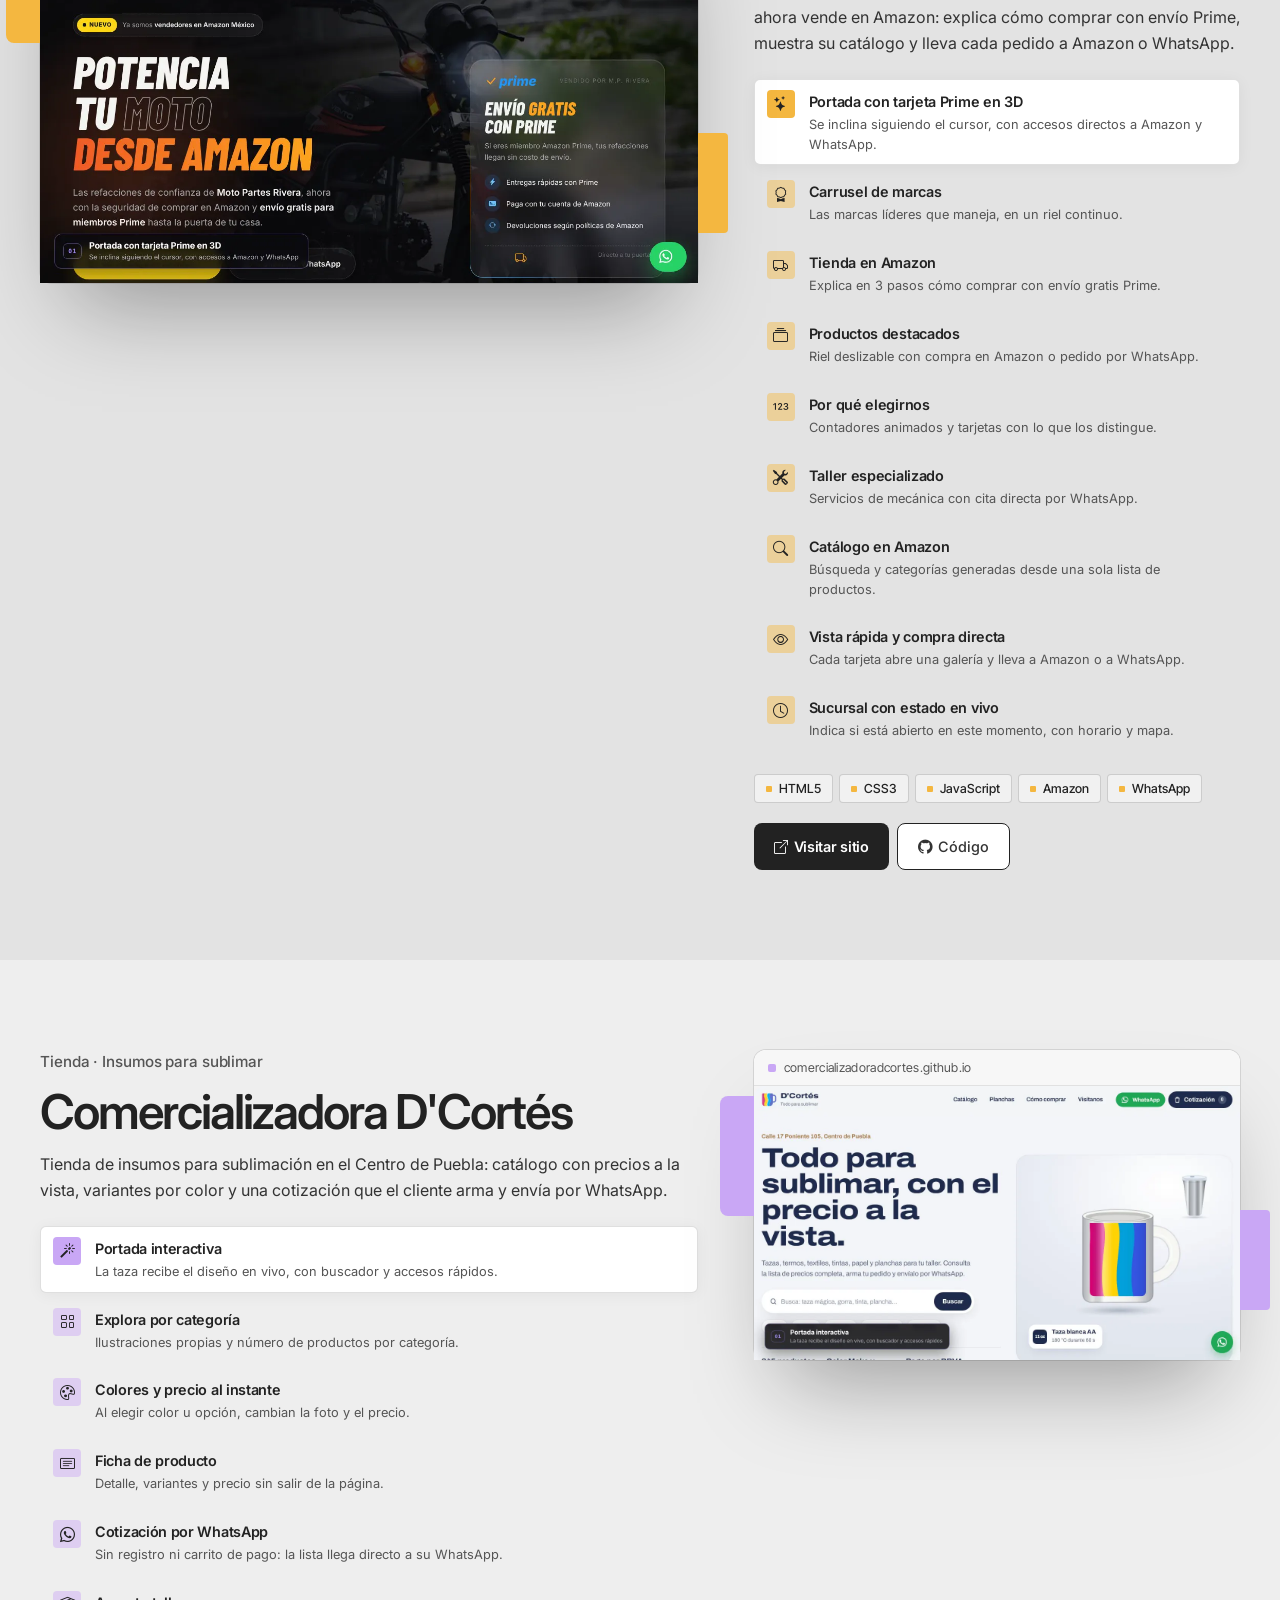
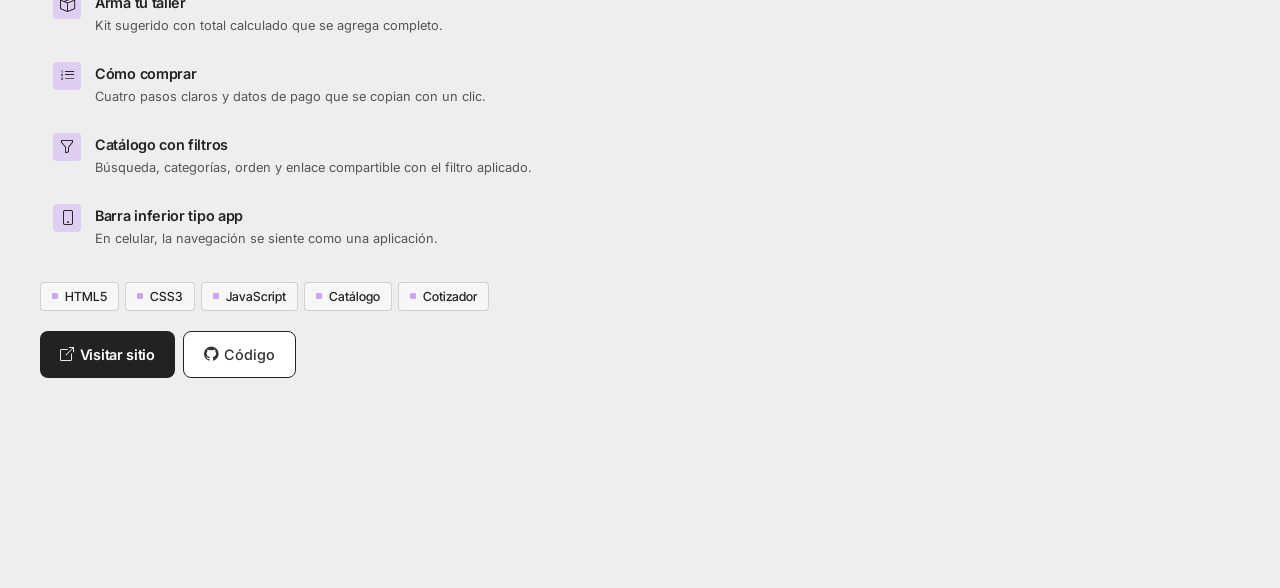
<file: portafolio.html>
<!DOCTYPE html>
<html lang="es">
<head>
    <meta charset="UTF-8">
    <meta name="viewport" content="width=device-width, initial-scale=1.0">
    <meta name="theme-color" content="#e3e3e3">
    <title>Portafolio web · Miguel Ángel Huerta Vázquez</title>
    <meta name="description" content="Sitios web para negocios hechos por Miguel Ángel Huerta Vázquez: Bravar Sports Bar, Comercializadora D'Cortés, Moto Partes Rivera y Gabriela L. González Vázquez.">
    <link rel="icon" type="image/svg+xml" href="assets/img/favicon.svg">
    <meta property="og:type" content="website">
    <meta property="og:title" content="Portafolio web · Miguel Ángel Huerta Vázquez">
    <meta property="og:description" content="Cuatro sitios en línea para negocios reales, con sus funciones en detalle.">
    <meta property="og:image" content="https://miguelhuerta-dev.github.io/assets/img/portafolio/bravar-01-portada.webp">
    <meta name="twitter:card" content="summary_large_image">
    <link rel="preconnect" href="https://fonts.googleapis.com">
    <link rel="preconnect" href="https://fonts.gstatic.com" crossorigin>
    <link href="https://fonts.googleapis.com/css2?family=Inter:wght@300;400;500;600;700;800;900&family=Inter+Tight:wght@500;700&family=JetBrains+Mono:wght@400;500&display=swap" rel="stylesheet">
    <link rel="stylesheet" href="https://cdn.jsdelivr.net/npm/bootstrap-icons@1.10.5/font/bootstrap-icons.css">
    <link rel="stylesheet" href="assets/css/portafolio.css">
    <link rel="stylesheet" href="assets/css/noche-portafolio.css">
    <script src="assets/js/tema.js"></script>
</head>
<body>


    <!-- ==================== NAVBAR ==================== -->
    <header class="nv">
        <a href="index.html" class="nv-logo"><i></i><span class="nv-name">Miguel Huerta</span> <span class="nv-chapter">Portafolio web</span></a>
        <nav aria-label="Secciones">
            <ul class="nv-links">
                <li><a href="index.html#hito">Hito</a></li>
                <li><a href="index.html#mentoring">Mentoring</a></li>
                <li><a href="index.html#proyectos">Proyectos</a></li>
                <li><a href="portafolio.html" class="active" aria-current="page">Portafolio web</a></li>
                <li><a href="index.html#sobre-mi">Sobre mí</a></li>
                <li><a href="index.html#contacto">Contacto</a></li>
            </ul>
        </nav>
        <button type="button" class="theme-btn" aria-label="Cambiar a modo noche" aria-pressed="false">
            <svg class="sun" viewBox="0 0 24 24" fill="none" stroke="currentColor" stroke-width="1.8" stroke-linecap="square" aria-hidden="true"><path d="M12 8.5a3.5 3.5 0 1 0 0 7a3.5 3.5 0 1 0 0-7z M12 3v2 M12 19v2 M3 12h2 M19 12h2 M5.6 5.6l1.4 1.4 M17 17l1.4 1.4 M5.6 18.4L7 17 M17 7l1.4-1.4"/></svg>
            <svg class="moon" viewBox="0 0 24 24" fill="none" stroke="currentColor" stroke-width="1.8" stroke-linecap="square" aria-hidden="true"><path d="M19 14.5A7.5 7.5 0 1 1 9.5 5a6 6 0 0 0 9.5 9.5z"/></svg>
        </button>
        <a href="index.html" class="btn-volver" aria-label="Volver al inicio"><i class="bi bi-arrow-left"></i><span class="txt">Volver</span></a>
    </header>

    <!-- ==================== HERO ==================== -->
    <section class="section-hero">
        <p class="section-tag">Portafolio web</p>
        <h1>Sitios web para negocios</h1>
        <p>Cuatro sitios en línea para negocios y profesionales, con lo que hace cada uno. Puedes visitarlos en vivo.</p>
    </section>

    


    <!-- ==================== CASOS DESTACADOS ==================== -->
    <section class="cases-section">
        <div class="gallery-container">
            <div class="cases-head">
                <p class="section-tag">Proyectos recientes</p>
                <h2>Funciones que hacen la diferencia</h2>
                <p>Toca cada función para ver cómo se ve en el sitio.</p>
            </div>

            <!-- ═══════════ GABRIELA L. GONZÁLEZ VÁZQUEZ ═══════════ -->
            <article class="case" id="gabriela" style="--c:var(--cat-cita)">
                <div class="case-media">
                    <div class="case-chrome"><span></span><span></span><span></span><em>gabrielagonzalezvazquez.github.io</em></div>
                    <div class="case-shots"><img src="assets/img/portafolio/gabriela-01-portada.webp" alt="Gabriela L. González Vázquez: Portada con video de fondo" loading="lazy" class="on" data-i="0"><img src="assets/img/portafolio/gabriela-02-sobre-mi.webp" alt="Gabriela L. González Vázquez: Contadores animados" loading="lazy" class="" data-i="1"><img src="assets/img/portafolio/gabriela-03-areas.webp" alt="Gabriela L. González Vázquez: Áreas de práctica" loading="lazy" class="" data-i="2"><img src="assets/img/portafolio/gabriela-04-trayectoria.webp" alt="Gabriela L. González Vázquez: Trayectoria en línea de tiempo" loading="lazy" class="" data-i="3"><img src="assets/img/portafolio/gabriela-05-habilidades.webp" alt="Gabriela L. González Vázquez: Habilidades e idiomas" loading="lazy" class="" data-i="4"><img src="assets/img/portafolio/gabriela-06-ingles.webp" alt="Gabriela L. González Vázquez: Sitio bilingüe ES / EN" loading="lazy" class="" data-i="5"><img src="assets/img/portafolio/gabriela-07-articulo.webp" alt="Gabriela L. González Vázquez: Blog con artículos propios" loading="lazy" class="" data-i="6"><img src="assets/img/portafolio/gabriela-08-contacto.webp" alt="Gabriela L. González Vázquez: Contacto y aviso de privacidad" loading="lazy" class="" data-i="7"></div>
                    <div class="case-progress"><i></i></div>
                </div>
                <div class="case-info">
                    <p class="section-tag">Sitio profesional · Abogada corporativa</p>
                    <h2>Gabriela L. González Vázquez</h2>
                    <p class="case-desc">Sitio para una abogada corporativa y de compliance: presenta su trayectoria, servicios y artículos en español e inglés, con una línea visual sobria en negro, blanco y azul.</p>
                    <ul class="case-features">
<li data-i="0" class="on"><i class="bi bi-play-btn"></i><div><strong>Portada con video de fondo</strong><span>Frase rotativa con sus áreas de práctica y llamadas a la acción.</span></div></li>
<li data-i="1"><i class="bi bi-123"></i><div><strong>Contadores animados</strong><span>Años de experiencia, países y proyectos que cuentan al hacer scroll.</span></div></li>
<li data-i="2"><i class="bi bi-briefcase"></i><div><strong>Áreas de práctica</strong><span>Video de borde a borde y seis servicios especializados con íconos.</span></div></li>
<li data-i="3"><i class="bi bi-diagram-3"></i><div><strong>Trayectoria en línea de tiempo</strong><span>Experiencia con logos de cada institución y efecto parallax.</span></div></li>
<li data-i="4"><i class="bi bi-bar-chart"></i><div><strong>Habilidades e idiomas</strong><span>Competencias y nivel de idiomas con barras de progreso.</span></div></li>
<li data-i="5"><i class="bi bi-translate"></i><div><strong>Sitio bilingüe ES / EN</strong><span>Un clic traduce todo el contenido y recuerda la preferencia.</span></div></li>
<li data-i="6"><i class="bi bi-journal-text"></i><div><strong>Blog con artículos propios</strong><span>Categorías, filtros, barra de progreso de lectura y compartir.</span></div></li>
<li data-i="7"><i class="bi bi-whatsapp"></i><div><strong>Contacto y aviso de privacidad</strong><span>Correo, WhatsApp con mensaje prellenado y banner de cookies.</span></div></li>
                    </ul>
                    <div class="video-tags"><span>HTML5</span><span>CSS3</span><span>JavaScript</span><span>GSAP</span><span>Bilingüe</span><span>Blog</span></div>
                    <div class="case-actions">
                        <a href="https://gabrielagonzalezvazquez.github.io/" target="_blank" rel="noopener" class="btn-visitar"><i class="bi bi-box-arrow-up-right"></i> Visitar sitio</a>
                        <a href="https://github.com/gabrielagonzalezvazquez/gabrielagonzalezvazquez.github.io" target="_blank" rel="noopener" class="btn-visitar-outline"><i class="bi bi-github"></i> Código</a>
                    </div>
                </div>
            </article>

            <!-- ═══════════ BRAVAR SPORTS BAR ═══════════ -->
            <article class="case rev" id="bravar" style="--c:var(--cat-ent)">
                <div class="case-media">
                    <div class="case-chrome"><span></span><span></span><span></span><em>bravarsportsbar.github.io</em></div>
                    <div class="case-shots"><img src="assets/img/portafolio/bravar-01-portada.webp" alt="Bravar Sports Bar: Portada animada" loading="lazy" class="on" data-i="0"><img src="assets/img/portafolio/bravar-02-destacados.webp" alt="Bravar Sports Bar: Carrusel “Lo más bravo”" loading="lazy" class="" data-i="1"><img src="assets/img/portafolio/bravar-03-menu-libro.webp" alt="Bravar Sports Bar: Menú que se hojea como libro" loading="lazy" class="" data-i="2"><img src="assets/img/portafolio/bravar-04-idiomas.webp" alt="Bravar Sports Bar: 7 idiomas" loading="lazy" class="" data-i="3"><img src="assets/img/portafolio/bravar-05-historias.webp" alt="Bravar Sports Bar: Historias estilo Instagram" loading="lazy" class="" data-i="4"><img src="assets/img/portafolio/bravar-06-ambiente.webp" alt="Bravar Sports Bar: Área de juegos y ambiente" loading="lazy" class="" data-i="5"><img src="assets/img/portafolio/bravar-07-visitanos.webp" alt="Bravar Sports Bar: Visítanos" loading="lazy" class="" data-i="6"></div>
                    <div class="case-progress"><i></i></div>
                </div>
                <div class="case-info">
                    <p class="section-tag">Restaurante · Sports bar</p>
                    <h2>Bravar Sports Bar</h2>
                    <p class="case-desc">Sitio para un sports bar en Apodaca, N.L.: menú interactivo que se hojea como libro, en 7 idiomas y descargable en PDF, más historias, galería y datos para reservar.</p>
                    <ul class="case-features">
<li data-i="0" class="on"><i class="bi bi-stars"></i><div><strong>Portada animada</strong><span>Título que se arma letra por letra, horario y botón de reserva.</span></div></li>
<li data-i="1"><i class="bi bi-collection"></i><div><strong>Carrusel “Lo más bravo”</strong><span>Platillos con precio y descripción; avanza solo o con flechas.</span></div></li>
<li data-i="2"><i class="bi bi-book"></i><div><strong>Menú que se hojea como libro</strong><span>Clic, flechas, deslizar o saltar por sección. Con zoom para leer.</span></div></li>
<li data-i="3"><i class="bi bi-globe2"></i><div><strong>7 idiomas</strong><span>Interfaz y hojas del menú en ES, EN, FR, DE, JA, KO y ZH.</span></div></li>
<li><i class="bi bi-file-earmark-pdf"></i><div><strong>Menú en PDF</strong><span>Se genera en el navegador en el idioma elegido, listo para descargar.</span></div></li>
<li data-i="4"><i class="bi bi-instagram"></i><div><strong>Historias estilo Instagram</strong><span>Cada historia y publicación enlaza directo a sus redes.</span></div></li>
<li data-i="5"><i class="bi bi-controller"></i><div><strong>Área de juegos y ambiente</strong><span>Galería con animaciones al hacer scroll.</span></div></li>
<li data-i="6"><i class="bi bi-geo-alt"></i><div><strong>Visítanos</strong><span>Horario, reservaciones, mapa y teléfono en un solo lugar.</span></div></li>
                    </ul>
                    <div class="video-tags"><span>HTML5</span><span>CSS3</span><span>JavaScript</span><span>7 idiomas</span><span>PDF en navegador</span><span>Sin dependencias</span></div>
                    <div class="case-actions">
                        <a href="https://bravarsportsbar.github.io/" target="_blank" rel="noopener" class="btn-visitar"><i class="bi bi-box-arrow-up-right"></i> Visitar sitio</a>
                        <a href="https://github.com/bravarsportsbar/bravarsportsbar.github.io" target="_blank" rel="noopener" class="btn-visitar-outline"><i class="bi bi-github"></i> Código</a>
                    </div>
                </div>
            </article>

            <!-- ═══════════ MOTO PARTES RIVERA ═══════════ -->
            <article class="case" id="motopartes" style="--c:var(--cat-fin)">
                <div class="case-media">
                    <div class="case-chrome"><span></span><span></span><span></span><em>motopartesrivera.github.io</em></div>
                    <div class="case-shots"><img src="assets/img/portafolio/motopartes-01-portada.webp" alt="Moto Partes Rivera: Portada con tarjeta Prime en 3D" loading="lazy" class="on" data-i="0"><img src="assets/img/portafolio/motopartes-02-marcas.webp" alt="Moto Partes Rivera: Carrusel de marcas" loading="lazy" class="" data-i="1"><img src="assets/img/portafolio/motopartes-03-amazon.webp" alt="Moto Partes Rivera: Tienda en Amazon" loading="lazy" class="" data-i="2"><img src="assets/img/portafolio/motopartes-04-destacados.webp" alt="Moto Partes Rivera: Productos destacados" loading="lazy" class="" data-i="3"><img src="assets/img/portafolio/motopartes-05-nosotros.webp" alt="Moto Partes Rivera: Por qué elegirnos" loading="lazy" class="" data-i="4"><img src="assets/img/portafolio/motopartes-06-taller.webp" alt="Moto Partes Rivera: Taller especializado" loading="lazy" class="" data-i="5"><img src="assets/img/portafolio/motopartes-07-catalogo.webp" alt="Moto Partes Rivera: Catálogo en Amazon" loading="lazy" class="" data-i="6"><img src="assets/img/portafolio/motopartes-08-categorias.webp" alt="Moto Partes Rivera: Vista rápida y compra directa" loading="lazy" class="" data-i="7"></div>
                    <div class="case-progress"><i></i></div>
                </div>
                <div class="case-info">
                    <p class="section-tag">Refaccionaria · Motos</p>
                    <h2>Moto Partes Rivera</h2>
                    <p class="case-desc">Sitio para una refaccionaria y taller de motos en Puebla que ahora vende en Amazon: explica cómo comprar con envío Prime, muestra su catálogo y lleva cada pedido a Amazon o WhatsApp.</p>
                    <ul class="case-features">
<li data-i="0" class="on"><i class="bi bi-stars"></i><div><strong>Portada con tarjeta Prime en 3D</strong><span>Se inclina siguiendo el cursor, con accesos directos a Amazon y WhatsApp.</span></div></li>
<li data-i="1"><i class="bi bi-award"></i><div><strong>Carrusel de marcas</strong><span>Las marcas líderes que maneja, en un riel continuo.</span></div></li>
<li data-i="2"><i class="bi bi-truck"></i><div><strong>Tienda en Amazon</strong><span>Explica en 3 pasos cómo comprar con envío gratis Prime.</span></div></li>
<li data-i="3"><i class="bi bi-collection"></i><div><strong>Productos destacados</strong><span>Riel deslizable con compra en Amazon o pedido por WhatsApp.</span></div></li>
<li data-i="4"><i class="bi bi-123"></i><div><strong>Por qué elegirnos</strong><span>Contadores animados y tarjetas con lo que los distingue.</span></div></li>
<li data-i="5"><i class="bi bi-tools"></i><div><strong>Taller especializado</strong><span>Servicios de mecánica con cita directa por WhatsApp.</span></div></li>
<li data-i="6"><i class="bi bi-search"></i><div><strong>Catálogo en Amazon</strong><span>Búsqueda y categorías generadas desde una sola lista de productos.</span></div></li>
<li data-i="7"><i class="bi bi-eye"></i><div><strong>Vista rápida y compra directa</strong><span>Cada tarjeta abre una galería y lleva a Amazon o a WhatsApp.</span></div></li>
<li><i class="bi bi-clock"></i><div><strong>Sucursal con estado en vivo</strong><span>Indica si está abierto en este momento, con horario y mapa.</span></div></li>
                    </ul>
                    <div class="video-tags"><span>HTML5</span><span>CSS3</span><span>JavaScript</span><span>Amazon</span><span>WhatsApp</span></div>
                    <div class="case-actions">
                        <a href="https://motopartesrivera.github.io/" target="_blank" rel="noopener" class="btn-visitar"><i class="bi bi-box-arrow-up-right"></i> Visitar sitio</a>
                        <a href="https://github.com/MotoPartesRivera/MotoPartesRivera.github.io" target="_blank" rel="noopener" class="btn-visitar-outline"><i class="bi bi-github"></i> Código</a>
                    </div>
                </div>
            </article>

            <!-- ═══════════ COMERCIALIZADORA D'CORTÉS ═══════════ -->
            <article class="case rev" id="dcortes" style="--c:var(--cat-proy)">
                <div class="case-media">
                    <div class="case-chrome"><span></span><span></span><span></span><em>comercializadoradcortes.github.io</em></div>
                    <div class="case-shots"><img src="assets/img/portafolio/dcortes-01-portada.webp" alt="Comercializadora D'Cortés: Portada interactiva" loading="lazy" class="on" data-i="0"><img src="assets/img/portafolio/dcortes-02-categorias.webp" alt="Comercializadora D'Cortés: Explora por categoría" loading="lazy" class="" data-i="1"><img src="assets/img/portafolio/dcortes-03-colores.webp" alt="Comercializadora D'Cortés: Colores y precio al instante" loading="lazy" class="" data-i="2"><img src="assets/img/portafolio/dcortes-04-ficha.webp" alt="Comercializadora D'Cortés: Ficha de producto" loading="lazy" class="" data-i="3"><img src="assets/img/portafolio/dcortes-05-cotizacion.webp" alt="Comercializadora D'Cortés: Cotización por WhatsApp" loading="lazy" class="" data-i="4"><img src="assets/img/portafolio/dcortes-06-kit.webp" alt="Comercializadora D'Cortés: Arma tu taller" loading="lazy" class="" data-i="5"><img src="assets/img/portafolio/dcortes-07-como-comprar.webp" alt="Comercializadora D'Cortés: Cómo comprar" loading="lazy" class="" data-i="6"><img src="assets/img/portafolio/dcortes-08-catalogo.webp" alt="Comercializadora D'Cortés: Catálogo con filtros" loading="lazy" class="" data-i="7"></div>
                    <div class="case-progress"><i></i></div>
                </div>
                <div class="case-info">
                    <p class="section-tag">Tienda · Insumos para sublimar</p>
                    <h2>Comercializadora D'Cortés</h2>
                    <p class="case-desc">Tienda de insumos para sublimación en el Centro de Puebla: catálogo con precios a la vista, variantes por color y una cotización que el cliente arma y envía por WhatsApp.</p>
                    <ul class="case-features">
<li data-i="0" class="on"><i class="bi bi-magic"></i><div><strong>Portada interactiva</strong><span>La taza recibe el diseño en vivo, con buscador y accesos rápidos.</span></div></li>
<li data-i="1"><i class="bi bi-grid"></i><div><strong>Explora por categoría</strong><span>Ilustraciones propias y número de productos por categoría.</span></div></li>
<li data-i="2"><i class="bi bi-palette"></i><div><strong>Colores y precio al instante</strong><span>Al elegir color u opción, cambian la foto y el precio.</span></div></li>
<li data-i="3"><i class="bi bi-card-text"></i><div><strong>Ficha de producto</strong><span>Detalle, variantes y precio sin salir de la página.</span></div></li>
<li data-i="4"><i class="bi bi-whatsapp"></i><div><strong>Cotización por WhatsApp</strong><span>Sin registro ni carrito de pago: la lista llega directo a su WhatsApp.</span></div></li>
<li data-i="5"><i class="bi bi-box-seam"></i><div><strong>Arma tu taller</strong><span>Kit sugerido con total calculado que se agrega completo.</span></div></li>
<li data-i="6"><i class="bi bi-list-ol"></i><div><strong>Cómo comprar</strong><span>Cuatro pasos claros y datos de pago que se copian con un clic.</span></div></li>
<li data-i="7"><i class="bi bi-funnel"></i><div><strong>Catálogo con filtros</strong><span>Búsqueda, categorías, orden y enlace compartible con el filtro aplicado.</span></div></li>
<li><i class="bi bi-phone"></i><div><strong>Barra inferior tipo app</strong><span>En celular, la navegación se siente como una aplicación.</span></div></li>
                    </ul>
                    <div class="video-tags"><span>HTML5</span><span>CSS3</span><span>JavaScript</span><span>Catálogo</span><span>Cotizador</span></div>
                    <div class="case-actions">
                        <a href="https://comercializadoradcortes.github.io/" target="_blank" rel="noopener" class="btn-visitar"><i class="bi bi-box-arrow-up-right"></i> Visitar sitio</a>
                        <a href="https://github.com/comercializadoradcortes/comercializadoradcortes.github.io" target="_blank" rel="noopener" class="btn-visitar-outline"><i class="bi bi-github"></i> Código</a>
                    </div>
                </div>
            </article>
        </div>
    </section>

    <!-- ==================== WHATSAPP ==================== -->
    <a href="https://wa.me/5212211038688" class="wa-float" target="_blank" rel="noopener" aria-label="Escribir por WhatsApp">
        <i class="bi bi-whatsapp"></i>
    </a>



    <script src="assets/js/portafolio.js" defer></script>
</body>
</html>
</file>
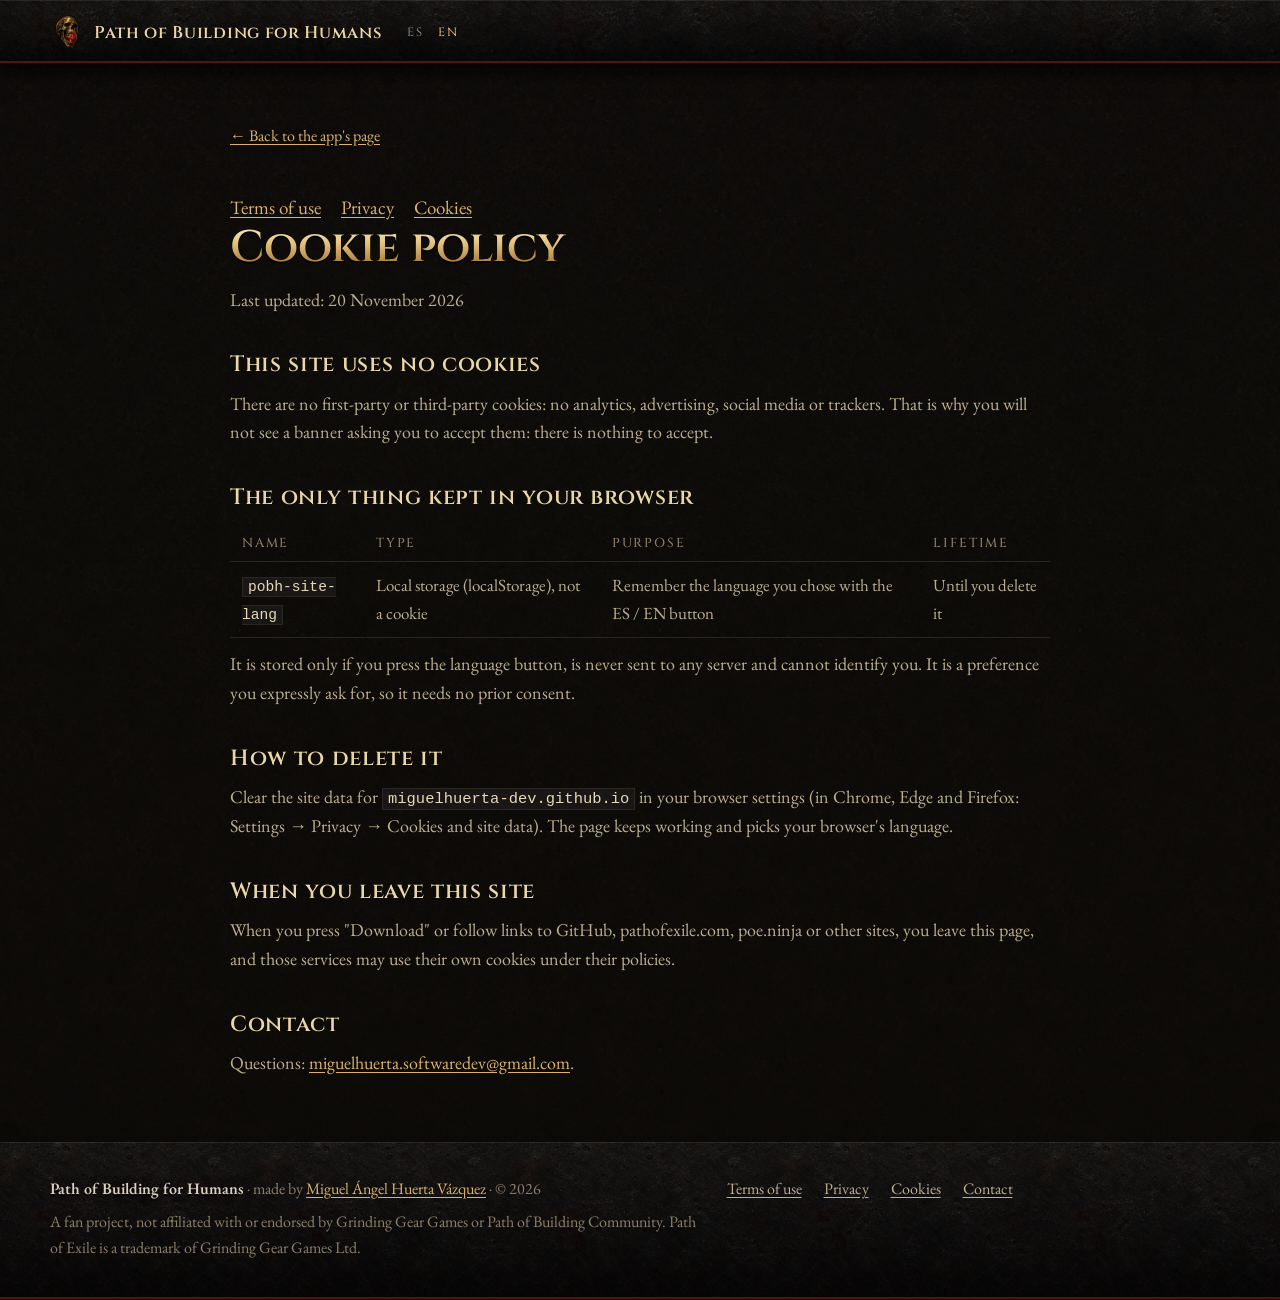
<file: path-of-building-for-humans/cookies.html>
<!DOCTYPE html>
<html lang="es" data-lang="es"
      data-title-es="Política de cookies · Path of Building for Humans"
      data-title-en="Cookie policy · Path of Building for Humans"
      data-desc-es="Este sitio no usa cookies; solo recuerda el idioma que eliges."
      data-desc-en="This site uses no cookies; it only remembers the language you choose.">
<head>
    <meta charset="UTF-8">
    <meta name="viewport" content="width=device-width, initial-scale=1.0">
    <meta http-equiv="Content-Security-Policy" content="default-src 'none'; img-src 'self'; style-src 'self'; script-src 'self'; font-src 'self'; base-uri 'none'; form-action 'none'">
    <meta name="referrer" content="strict-origin-when-cross-origin">
    <title>Política de cookies · Path of Building for Humans</title>
    <meta name="description" content="Este sitio no usa cookies; solo recuerda el idioma que eliges.">
    <meta name="theme-color" content="#0b0907">
    <link rel="canonical" href="https://miguelhuerta-dev.github.io/path-of-building-for-humans/cookies.html">
    <link rel="icon" type="image/png" href="assets/art/icon.png">
    <link rel="stylesheet" href="assets/site.css">
    <script src="assets/site.js" defer></script>
</head>
<body>
    <a class="skip" href="#contenido"><span lang="es">Saltar al contenido</span><span lang="en">Skip to content</span></a>
    <header class="nav plate">
        <div class="wrap nav__inner">
            <a class="nav__brand" href="./">
                <img src="assets/art/emblem-chaos-skull.webp" alt="" width="34" height="34">
                <span>Path of Building for Humans</span>
            </a>
            <div class="lang" role="group" aria-label="Idioma · Language">
                <button type="button" data-lang="es" aria-pressed="true">ES</button>
                <button type="button" data-lang="en" aria-pressed="false">EN</button>
            </div>
        </div>
    </header>
    <main id="contenido" class="legal">
        <div class="wrap legal__body">
            <a class="legal__back" href="./"><span lang="es">← Volver a la página de la app</span><span lang="en">← Back to the app's page</span></a>
            <nav class="legal__toc" aria-label="Legal">
                <a href="terminos.html"><span lang="es">Términos de uso</span><span lang="en">Terms of use</span></a>
                <a href="privacidad.html"><span lang="es">Privacidad</span><span lang="en">Privacy</span></a>
                <a href="cookies.html">Cookies</a>
            </nav>
            <div lang="es">

            <h1 class="gold-text">Política de cookies</h1>
            <p class="legal__updated">Última actualización: 20 de noviembre de 2026</p>

            <h2>Este sitio no usa cookies</h2>
            <p>No hay cookies propias ni de terceros: ni analíticas, ni publicidad, ni redes sociales, ni rastreadores. Por eso no verás un aviso para aceptarlas: no hay nada que aceptar.</p>

            <h2>Lo único que se guarda en tu navegador</h2>
            <table>
                <thead><tr><th>Nombre</th><th>Tipo</th><th>Para qué</th><th>Duración</th></tr></thead>
                <tbody>
                    <tr><td><code>pobh-site-lang</code></td><td>Almacenamiento local (localStorage), no es una cookie</td><td>Recordar el idioma que elegiste con el botón ES / EN</td><td>Hasta que lo borres</td></tr>
                </tbody>
            </table>
            <p>Solo se guarda si tú pulsas el botón de idioma, nunca se envía a ningún servidor y no sirve para identificarte. Es una preferencia que tú pides de forma expresa, por lo que no requiere consentimiento previo.</p>

            <h2>Cómo borrarlo</h2>
            <p>Borra los datos del sitio <code>miguelhuerta-dev.github.io</code> desde la configuración de tu navegador (en Chrome, Edge y Firefox: Configuración → Privacidad → Cookies y datos de sitios). La página seguirá funcionando y elegirá el idioma de tu navegador.</p>

            <h2>Al salir de este sitio</h2>
            <p>Al pulsar "Descargar" o los enlaces a GitHub, pathofexile.com, poe.ninja u otros sitios, sales de esta página y esos servicios pueden usar sus propias cookies, según sus políticas.</p>

            <h2>Contacto</h2>
            <p>Dudas: <a href="mailto:miguelhuerta.softwaredev@gmail.com">miguelhuerta.softwaredev@gmail.com</a>.</p>
            </div>
            <div lang="en">

            <h1 class="gold-text">Cookie policy</h1>
            <p class="legal__updated">Last updated: 20 November 2026</p>

            <h2>This site uses no cookies</h2>
            <p>There are no first-party or third-party cookies: no analytics, advertising, social media or trackers. That is why you will not see a banner asking you to accept them: there is nothing to accept.</p>

            <h2>The only thing kept in your browser</h2>
            <table>
                <thead><tr><th>Name</th><th>Type</th><th>Purpose</th><th>Lifetime</th></tr></thead>
                <tbody>
                    <tr><td><code>pobh-site-lang</code></td><td>Local storage (localStorage), not a cookie</td><td>Remember the language you chose with the ES / EN button</td><td>Until you delete it</td></tr>
                </tbody>
            </table>
            <p>It is stored only if you press the language button, is never sent to any server and cannot identify you. It is a preference you expressly ask for, so it needs no prior consent.</p>

            <h2>How to delete it</h2>
            <p>Clear the site data for <code>miguelhuerta-dev.github.io</code> in your browser settings (in Chrome, Edge and Firefox: Settings → Privacy → Cookies and site data). The page keeps working and picks your browser's language.</p>

            <h2>When you leave this site</h2>
            <p>When you press "Download" or follow links to GitHub, pathofexile.com, poe.ninja or other sites, you leave this page, and those services may use their own cookies under their policies.</p>

            <h2>Contact</h2>
            <p>Questions: <a href="mailto:miguelhuerta.softwaredev@gmail.com">miguelhuerta.softwaredev@gmail.com</a>.</p>
            </div>
        </div>
    </main>
    <footer class="footer plate">
        <div class="wrap footer__grid">
            <div>
                <p><strong class="bone">Path of Building for Humans</strong> · <span lang="es">hecho por</span><span lang="en">made by</span> <a href="https://miguelhuerta-dev.github.io/" rel="author">Miguel Ángel Huerta Vázquez</a> · © <span data-year>2026</span></p>
                <p lang="es">Proyecto de fans, no afiliado ni respaldado por Grinding Gear Games ni por Path of Building Community. Path of Exile es una marca de Grinding Gear Games Ltd.</p>
                <p lang="en">A fan project, not affiliated with or endorsed by Grinding Gear Games or Path of Building Community. Path of Exile is a trademark of Grinding Gear Games Ltd.</p>
            </div>
            <nav class="footer__legal" aria-label="Legal">
                <a href="terminos.html"><span lang="es">Términos de uso</span><span lang="en">Terms of use</span></a>
                <a href="privacidad.html"><span lang="es">Privacidad</span><span lang="en">Privacy</span></a>
                <a href="cookies.html">Cookies</a>
                <a href="mailto:miguelhuerta.softwaredev@gmail.com"><span lang="es">Contacto</span><span lang="en">Contact</span></a>
            </nav>
        </div>
    </footer>
</body>
</html>
</file>
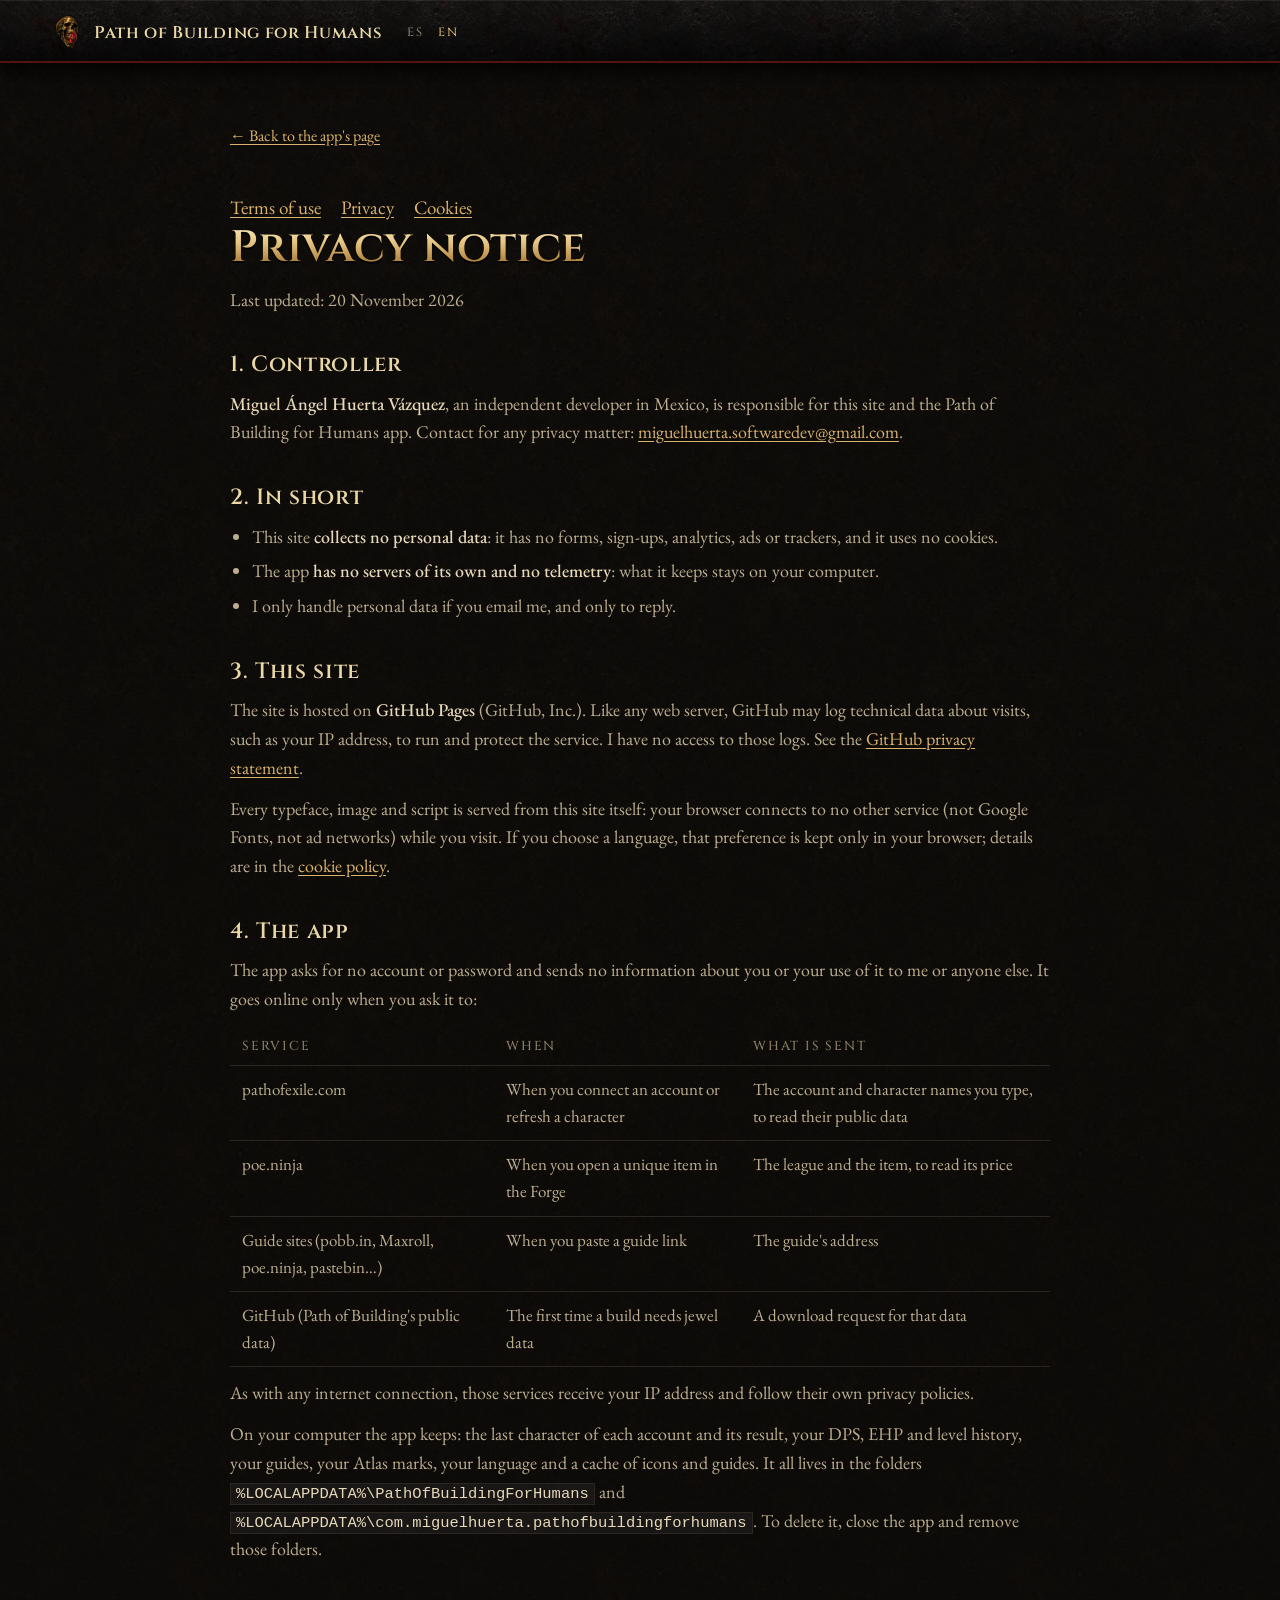
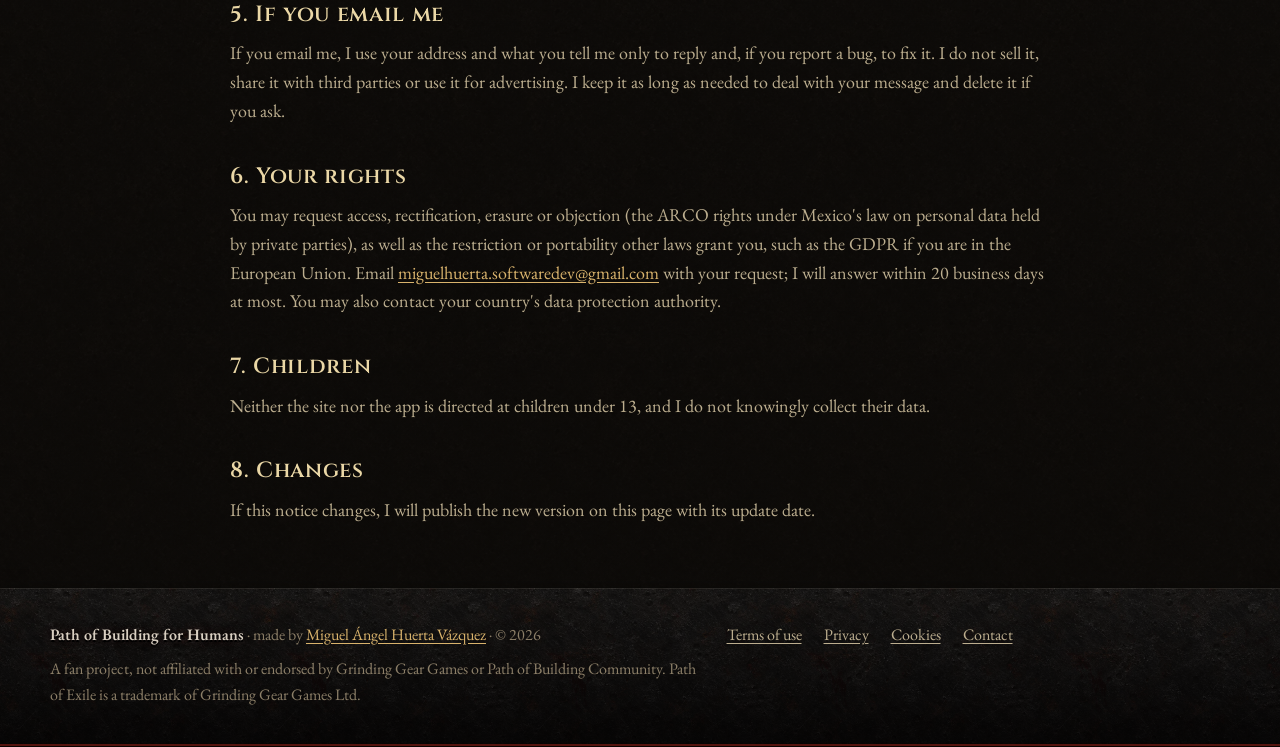
<file: path-of-building-for-humans/privacidad.html>
<!DOCTYPE html>
<html lang="es" data-lang="es"
      data-title-es="Aviso de privacidad · Path of Building for Humans"
      data-title-en="Privacy notice · Path of Building for Humans"
      data-desc-es="Qué datos trata el sitio y la app Path of Building for Humans: ninguno salvo los correos que envíes."
      data-desc-en="What data the Path of Building for Humans site and app handle: none beyond the emails you send.">
<head>
    <meta charset="UTF-8">
    <meta name="viewport" content="width=device-width, initial-scale=1.0">
    <meta http-equiv="Content-Security-Policy" content="default-src 'none'; img-src 'self'; style-src 'self'; script-src 'self'; font-src 'self'; base-uri 'none'; form-action 'none'">
    <meta name="referrer" content="strict-origin-when-cross-origin">
    <title>Aviso de privacidad · Path of Building for Humans</title>
    <meta name="description" content="Qué datos trata el sitio y la app Path of Building for Humans: ninguno salvo los correos que envíes.">
    <meta name="theme-color" content="#0b0907">
    <link rel="canonical" href="https://miguelhuerta-dev.github.io/path-of-building-for-humans/privacidad.html">
    <link rel="icon" type="image/png" href="assets/art/icon.png">
    <link rel="stylesheet" href="assets/site.css">
    <script src="assets/site.js" defer></script>
</head>
<body>
    <a class="skip" href="#contenido"><span lang="es">Saltar al contenido</span><span lang="en">Skip to content</span></a>
    <header class="nav plate">
        <div class="wrap nav__inner">
            <a class="nav__brand" href="./">
                <img src="assets/art/emblem-chaos-skull.webp" alt="" width="34" height="34">
                <span>Path of Building for Humans</span>
            </a>
            <div class="lang" role="group" aria-label="Idioma · Language">
                <button type="button" data-lang="es" aria-pressed="true">ES</button>
                <button type="button" data-lang="en" aria-pressed="false">EN</button>
            </div>
        </div>
    </header>
    <main id="contenido" class="legal">
        <div class="wrap legal__body">
            <a class="legal__back" href="./"><span lang="es">← Volver a la página de la app</span><span lang="en">← Back to the app's page</span></a>
            <nav class="legal__toc" aria-label="Legal">
                <a href="terminos.html"><span lang="es">Términos de uso</span><span lang="en">Terms of use</span></a>
                <a href="privacidad.html"><span lang="es">Privacidad</span><span lang="en">Privacy</span></a>
                <a href="cookies.html">Cookies</a>
            </nav>
            <div lang="es">

            <h1 class="gold-text">Aviso de privacidad</h1>
            <p class="legal__updated">Última actualización: 20 de noviembre de 2026</p>

            <h2>1. Responsable</h2>
            <p><strong>Miguel Ángel Huerta Vázquez</strong>, desarrollador independiente en México, es responsable de este sitio y de la app Path of Building for Humans. Contacto para cualquier tema de privacidad: <a href="mailto:miguelhuerta.softwaredev@gmail.com">miguelhuerta.softwaredev@gmail.com</a>.</p>

            <h2>2. En resumen</h2>
            <ul>
                <li>Este sitio <strong>no recaba datos personales</strong>: no tiene formularios, registros, analíticas, publicidad ni rastreadores, y no usa cookies.</li>
                <li>La app <strong>no tiene servidores propios ni telemetría</strong>: lo que guarda se queda en tu computadora.</li>
                <li>Solo trato datos personales si tú me escribes por correo, y únicamente para responderte.</li>
            </ul>

            <h2>3. Este sitio</h2>
            <p>El sitio se aloja en <strong>GitHub Pages</strong> (GitHub, Inc.). Como cualquier servidor web, GitHub puede registrar datos técnicos de la visita, como tu dirección IP, para operar y proteger el servicio. Yo no tengo acceso a esos registros. Puedes consultar la <a href="https://docs.github.com/en/site-policy/privacy-policies/github-general-privacy-statement" rel="noopener">declaración de privacidad de GitHub</a>.</p>
            <p>Todas las tipografías, imágenes y scripts se sirven desde este mismo sitio: tu navegador no se conecta a otros servicios (ni a Google Fonts ni a redes de anuncios) mientras lo visitas. Si eliges un idioma, esa preferencia se guarda solo en tu navegador; los detalles están en la <a href="cookies.html">política de cookies</a>.</p>

            <h2>4. La app</h2>
            <p>La app no pide cuenta ni contraseña y no envía información sobre ti ni sobre su uso a mí ni a nadie. Se conecta a internet solo cuando tú lo pides:</p>
            <table>
                <thead><tr><th>Servicio</th><th>Cuándo</th><th>Qué se envía</th></tr></thead>
                <tbody>
                    <tr><td>pathofexile.com</td><td>Al conectar una cuenta o actualizar un personaje</td><td>El nombre de cuenta y de personaje que escribes, para leer sus datos públicos</td></tr>
                    <tr><td>poe.ninja</td><td>Al abrir un objeto único en la Forja</td><td>La liga y el objeto, para leer su precio</td></tr>
                    <tr><td>Sitios de guías (pobb.in, Maxroll, poe.ninja, pastebin…)</td><td>Al pegar un enlace de guía</td><td>La dirección de la guía</td></tr>
                    <tr><td>GitHub (datos públicos de Path of Building)</td><td>La primera vez que una build necesita datos de joyas</td><td>Una petición de descarga de esos datos</td></tr>
                </tbody>
            </table>
            <p>Como en cualquier conexión a internet, esos servicios reciben tu dirección IP y se rigen por sus propias políticas de privacidad.</p>
            <p>En tu computadora la app guarda: el último personaje de cada cuenta y su resultado, tu historial de DPS, EHP y nivel, tus guías, tus marcas del Atlas, tu idioma y una caché de iconos y guías. Todo vive en las carpetas <code>%LOCALAPPDATA%\PathOfBuildingForHumans</code> y <code>%LOCALAPPDATA%\com.miguelhuerta.pathofbuildingforhumans</code>. Para borrarlo, cierra la app y elimina esas carpetas.</p>

            <h2>5. Si me escribes</h2>
            <p>Si me envías un correo, trataré tu dirección y lo que me cuentes solo para responderte y, si reportas un error, para corregirlo. No los vendo, no los comparto con terceros y no los uso para publicidad. Los conservo mientras sea necesario para atender tu mensaje y los borro si me lo pides.</p>

            <h2>6. Tus derechos</h2>
            <p>Puedes pedir acceso, rectificación, cancelación u oposición (derechos ARCO, conforme a la legislación mexicana de protección de datos personales en posesión de particulares), así como la limitación o portabilidad que te reconozcan otras leyes, como el RGPD si estás en la Unión Europea. Escríbeme a <a href="mailto:miguelhuerta.softwaredev@gmail.com">miguelhuerta.softwaredev@gmail.com</a> indicando tu solicitud; te responderé en un plazo máximo de 20 días hábiles. También puedes acudir a la autoridad de protección de datos de tu país.</p>

            <h2>7. Menores de edad</h2>
            <p>Ni el sitio ni la app están dirigidos a menores de 13 años, y no recabo conscientemente datos de ellos.</p>

            <h2>8. Cambios</h2>
            <p>Si este aviso cambia, publicaré la nueva versión en esta página con su fecha de actualización.</p>
            </div>
            <div lang="en">

            <h1 class="gold-text">Privacy notice</h1>
            <p class="legal__updated">Last updated: 20 November 2026</p>

            <h2>1. Controller</h2>
            <p><strong>Miguel Ángel Huerta Vázquez</strong>, an independent developer in Mexico, is responsible for this site and the Path of Building for Humans app. Contact for any privacy matter: <a href="mailto:miguelhuerta.softwaredev@gmail.com">miguelhuerta.softwaredev@gmail.com</a>.</p>

            <h2>2. In short</h2>
            <ul>
                <li>This site <strong>collects no personal data</strong>: it has no forms, sign-ups, analytics, ads or trackers, and it uses no cookies.</li>
                <li>The app <strong>has no servers of its own and no telemetry</strong>: what it keeps stays on your computer.</li>
                <li>I only handle personal data if you email me, and only to reply.</li>
            </ul>

            <h2>3. This site</h2>
            <p>The site is hosted on <strong>GitHub Pages</strong> (GitHub, Inc.). Like any web server, GitHub may log technical data about visits, such as your IP address, to run and protect the service. I have no access to those logs. See the <a href="https://docs.github.com/en/site-policy/privacy-policies/github-general-privacy-statement" rel="noopener">GitHub privacy statement</a>.</p>
            <p>Every typeface, image and script is served from this site itself: your browser connects to no other service (not Google Fonts, not ad networks) while you visit. If you choose a language, that preference is kept only in your browser; details are in the <a href="cookies.html">cookie policy</a>.</p>

            <h2>4. The app</h2>
            <p>The app asks for no account or password and sends no information about you or your use of it to me or anyone else. It goes online only when you ask it to:</p>
            <table>
                <thead><tr><th>Service</th><th>When</th><th>What is sent</th></tr></thead>
                <tbody>
                    <tr><td>pathofexile.com</td><td>When you connect an account or refresh a character</td><td>The account and character names you type, to read their public data</td></tr>
                    <tr><td>poe.ninja</td><td>When you open a unique item in the Forge</td><td>The league and the item, to read its price</td></tr>
                    <tr><td>Guide sites (pobb.in, Maxroll, poe.ninja, pastebin…)</td><td>When you paste a guide link</td><td>The guide's address</td></tr>
                    <tr><td>GitHub (Path of Building's public data)</td><td>The first time a build needs jewel data</td><td>A download request for that data</td></tr>
                </tbody>
            </table>
            <p>As with any internet connection, those services receive your IP address and follow their own privacy policies.</p>
            <p>On your computer the app keeps: the last character of each account and its result, your DPS, EHP and level history, your guides, your Atlas marks, your language and a cache of icons and guides. It all lives in the folders <code>%LOCALAPPDATA%\PathOfBuildingForHumans</code> and <code>%LOCALAPPDATA%\com.miguelhuerta.pathofbuildingforhumans</code>. To delete it, close the app and remove those folders.</p>

            <h2>5. If you email me</h2>
            <p>If you email me, I use your address and what you tell me only to reply and, if you report a bug, to fix it. I do not sell it, share it with third parties or use it for advertising. I keep it as long as needed to deal with your message and delete it if you ask.</p>

            <h2>6. Your rights</h2>
            <p>You may request access, rectification, erasure or objection (the ARCO rights under Mexico's law on personal data held by private parties), as well as the restriction or portability other laws grant you, such as the GDPR if you are in the European Union. Email <a href="mailto:miguelhuerta.softwaredev@gmail.com">miguelhuerta.softwaredev@gmail.com</a> with your request; I will answer within 20 business days at most. You may also contact your country's data protection authority.</p>

            <h2>7. Children</h2>
            <p>Neither the site nor the app is directed at children under 13, and I do not knowingly collect their data.</p>

            <h2>8. Changes</h2>
            <p>If this notice changes, I will publish the new version on this page with its update date.</p>
            </div>
        </div>
    </main>
    <footer class="footer plate">
        <div class="wrap footer__grid">
            <div>
                <p><strong class="bone">Path of Building for Humans</strong> · <span lang="es">hecho por</span><span lang="en">made by</span> <a href="https://miguelhuerta-dev.github.io/" rel="author">Miguel Ángel Huerta Vázquez</a> · © <span data-year>2026</span></p>
                <p lang="es">Proyecto de fans, no afiliado ni respaldado por Grinding Gear Games ni por Path of Building Community. Path of Exile es una marca de Grinding Gear Games Ltd.</p>
                <p lang="en">A fan project, not affiliated with or endorsed by Grinding Gear Games or Path of Building Community. Path of Exile is a trademark of Grinding Gear Games Ltd.</p>
            </div>
            <nav class="footer__legal" aria-label="Legal">
                <a href="terminos.html"><span lang="es">Términos de uso</span><span lang="en">Terms of use</span></a>
                <a href="privacidad.html"><span lang="es">Privacidad</span><span lang="en">Privacy</span></a>
                <a href="cookies.html">Cookies</a>
                <a href="mailto:miguelhuerta.softwaredev@gmail.com"><span lang="es">Contacto</span><span lang="en">Contact</span></a>
            </nav>
        </div>
    </footer>
</body>
</html>
</file>
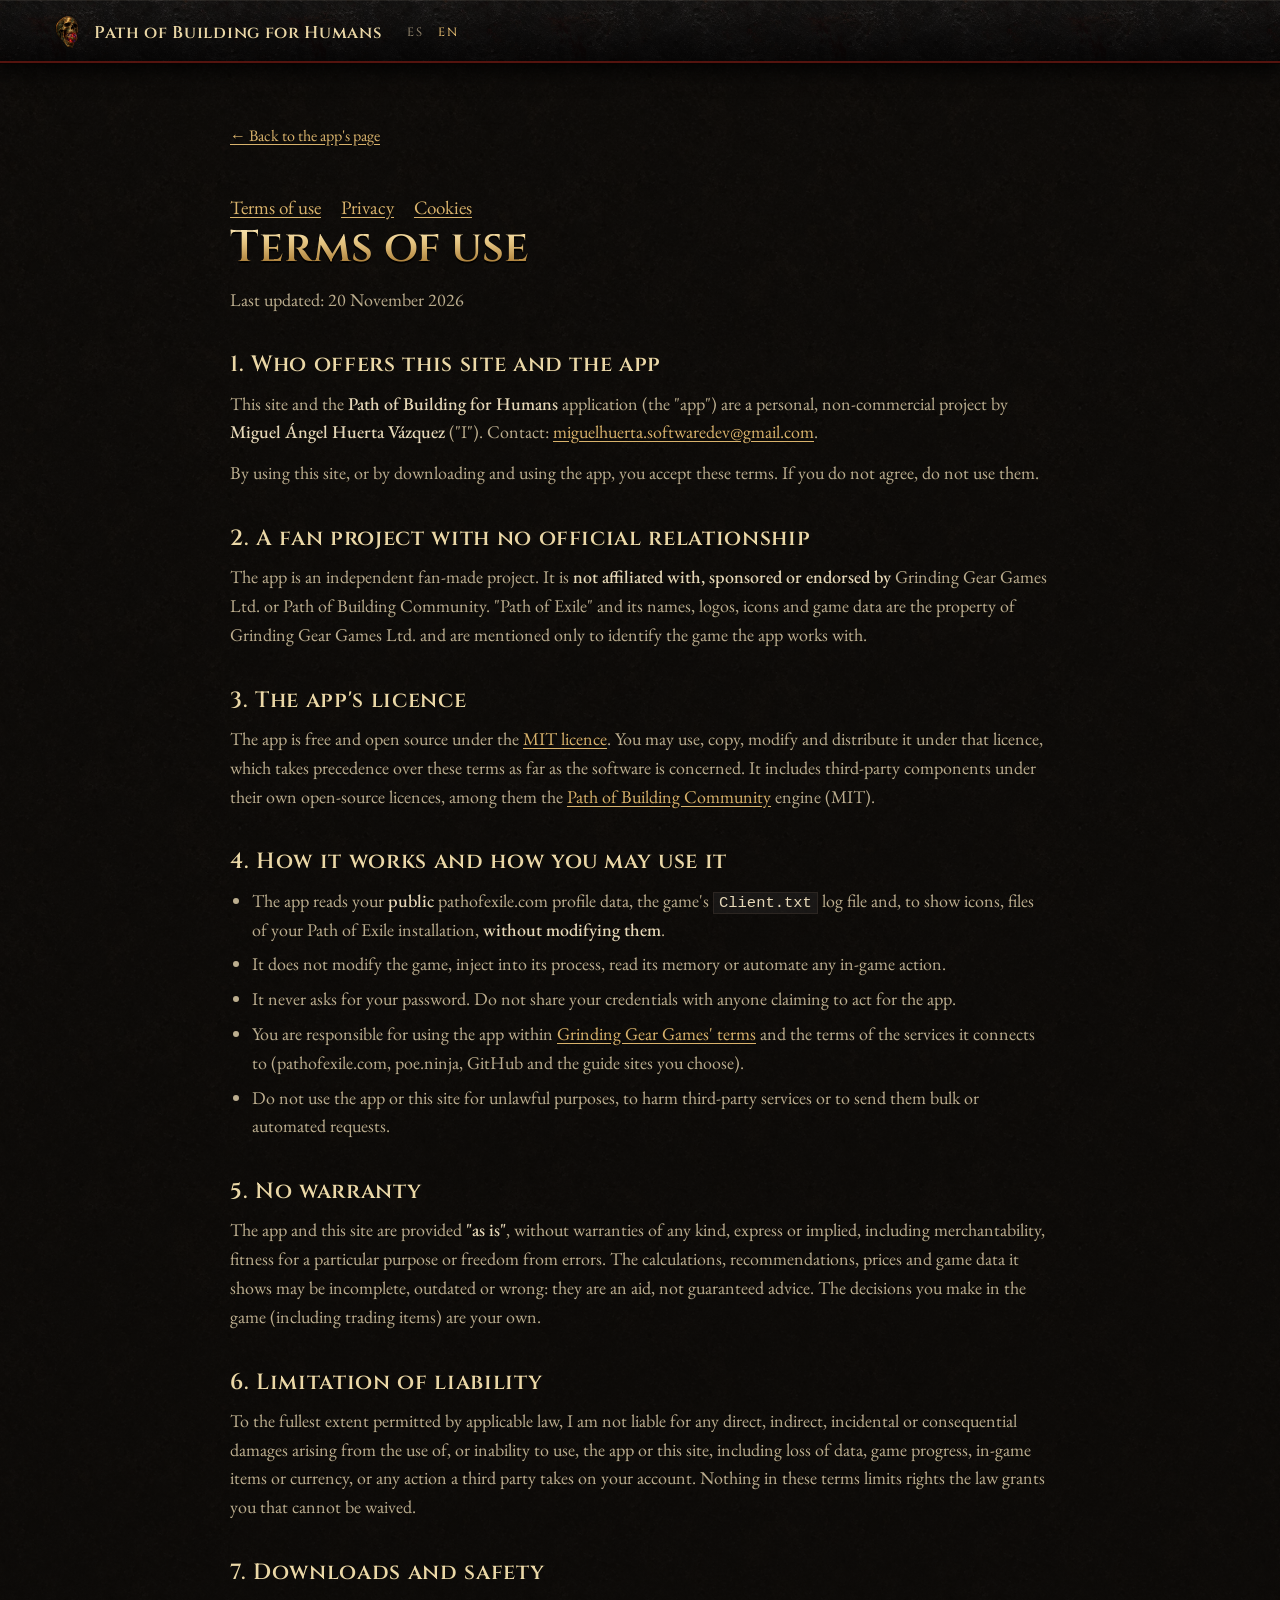
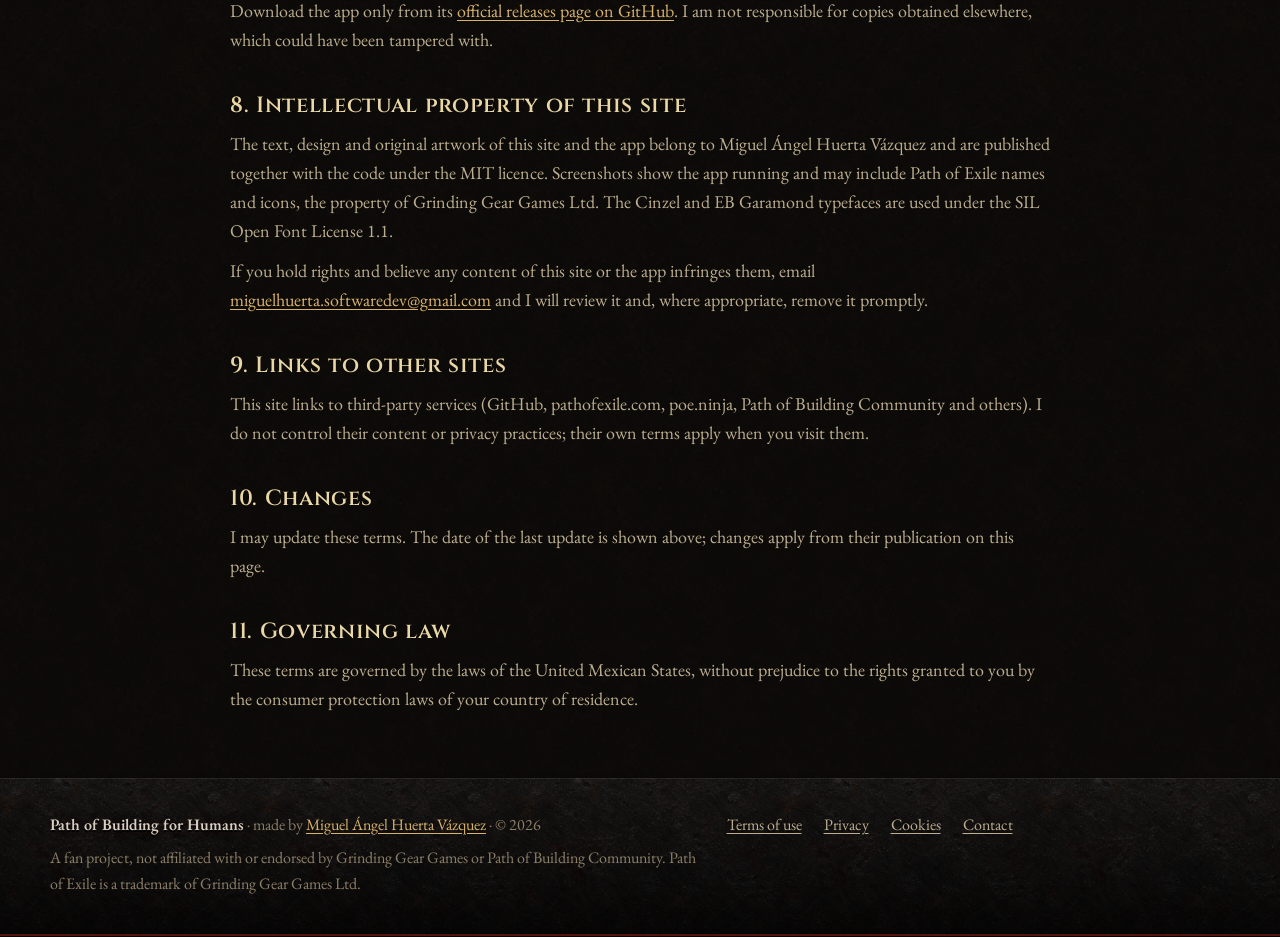
<file: path-of-building-for-humans/terminos.html>
<!DOCTYPE html>
<html lang="es" data-lang="es"
      data-title-es="Términos de uso · Path of Building for Humans"
      data-title-en="Terms of use · Path of Building for Humans"
      data-desc-es="Términos de uso del sitio y de la app Path of Building for Humans."
      data-desc-en="Terms of use for the Path of Building for Humans site and app.">
<head>
    <meta charset="UTF-8">
    <meta name="viewport" content="width=device-width, initial-scale=1.0">
    <meta http-equiv="Content-Security-Policy" content="default-src 'none'; img-src 'self'; style-src 'self'; script-src 'self'; font-src 'self'; base-uri 'none'; form-action 'none'">
    <meta name="referrer" content="strict-origin-when-cross-origin">
    <title>Términos de uso · Path of Building for Humans</title>
    <meta name="description" content="Términos de uso del sitio y de la app Path of Building for Humans.">
    <meta name="theme-color" content="#0b0907">
    <link rel="canonical" href="https://miguelhuerta-dev.github.io/path-of-building-for-humans/terminos.html">
    <link rel="icon" type="image/png" href="assets/art/icon.png">
    <link rel="stylesheet" href="assets/site.css">
    <script src="assets/site.js" defer></script>
</head>
<body>
    <a class="skip" href="#contenido"><span lang="es">Saltar al contenido</span><span lang="en">Skip to content</span></a>
    <header class="nav plate">
        <div class="wrap nav__inner">
            <a class="nav__brand" href="./">
                <img src="assets/art/emblem-chaos-skull.webp" alt="" width="34" height="34">
                <span>Path of Building for Humans</span>
            </a>
            <div class="lang" role="group" aria-label="Idioma · Language">
                <button type="button" data-lang="es" aria-pressed="true">ES</button>
                <button type="button" data-lang="en" aria-pressed="false">EN</button>
            </div>
        </div>
    </header>
    <main id="contenido" class="legal">
        <div class="wrap legal__body">
            <a class="legal__back" href="./"><span lang="es">← Volver a la página de la app</span><span lang="en">← Back to the app's page</span></a>
            <nav class="legal__toc" aria-label="Legal">
                <a href="terminos.html"><span lang="es">Términos de uso</span><span lang="en">Terms of use</span></a>
                <a href="privacidad.html"><span lang="es">Privacidad</span><span lang="en">Privacy</span></a>
                <a href="cookies.html">Cookies</a>
            </nav>
            <div lang="es">

            <h1 class="gold-text">Términos de uso</h1>
            <p class="legal__updated">Última actualización: 20 de noviembre de 2026</p>

            <h2>1. Quién ofrece este sitio y la app</h2>
            <p>Este sitio y la aplicación <strong>Path of Building for Humans</strong> (la "app") son un proyecto personal y sin fines de lucro de <strong>Miguel Ángel Huerta Vázquez</strong> ("yo"). Contacto: <a href="mailto:miguelhuerta.softwaredev@gmail.com">miguelhuerta.softwaredev@gmail.com</a>.</p>
            <p>Al usar este sitio o descargar y usar la app aceptas estos términos. Si no estás de acuerdo, no los uses.</p>

            <h2>2. Proyecto de fans, sin relación oficial</h2>
            <p>La app es un proyecto independiente hecho por fans. <strong>No está afiliada, patrocinada ni respaldada</strong> por Grinding Gear Games Ltd. ni por Path of Building Community. "Path of Exile", sus nombres, logotipos, iconos y datos del juego son propiedad de Grinding Gear Games Ltd. y se mencionan solo para identificar el juego con el que la app es compatible.</p>

            <h2>3. Licencia de la app</h2>
            <p>La app es gratuita y de código abierto bajo la <a href="https://github.com/miguelhuerta-dev/PathOfBuildingForHumans/blob/main/LICENSE" rel="noopener">licencia MIT</a>. Puedes usarla, copiarla, modificarla y distribuirla según esa licencia, que prevalece sobre estos términos en lo que se refiere al software. Incluye componentes de terceros con sus propias licencias de código abierto, entre ellos el motor de <a href="https://github.com/PathOfBuildingCommunity/PathOfBuilding" rel="noopener">Path of Building Community</a> (MIT).</p>

            <h2>4. Cómo funciona y cómo debes usarla</h2>
            <ul>
                <li>La app lee los datos <strong>públicos</strong> de tu perfil en pathofexile.com, el archivo de registro <code>Client.txt</code> del juego y, para mostrar iconos, archivos de tu instalación de Path of Exile, <strong>sin modificarlos</strong>.</li>
                <li>No modifica el juego, no se inyecta en su proceso, no lee su memoria y no automatiza acciones dentro del juego.</li>
                <li>Nunca te pide tu contraseña. No compartas tus credenciales con nadie que diga actuar en nombre de la app.</li>
                <li>Eres responsable de usar la app respetando los <a href="https://www.pathofexile.com/legal/terms-of-use-and-privacy-policy" rel="noopener">términos de Grinding Gear Games</a> y las condiciones de los servicios a los que se conecta (pathofexile.com, poe.ninja, GitHub y los sitios de guías que tú elijas).</li>
                <li>No uses la app ni este sitio para actividades ilegales, para dañar servicios de terceros ni para hacer peticiones masivas o automatizadas a ellos.</li>
            </ul>

            <h2>5. Sin garantía</h2>
            <p>La app y este sitio se ofrecen <strong>"tal cual"</strong>, sin garantías de ningún tipo, expresas o implícitas, incluidas las de comerciabilidad, idoneidad para un fin concreto o ausencia de errores. Los cálculos, recomendaciones, precios y datos del juego que muestra pueden ser incompletos, desactualizados o incorrectos: son una ayuda, no un consejo garantizado. Las decisiones que tomes en el juego (incluido el comercio de objetos) son tuyas.</p>

            <h2>6. Limitación de responsabilidad</h2>
            <p>En la máxima medida que permita la ley aplicable, no seré responsable por daños directos, indirectos, incidentales o consecuentes derivados del uso o de la imposibilidad de usar la app o este sitio, incluidos la pérdida de datos, de progreso en el juego, de objetos o moneda del juego, o cualquier medida que un tercero tome sobre tu cuenta. Nada en estos términos limita derechos que la ley te reconozca y que no puedan renunciarse.</p>

            <h2>7. Descargas y seguridad</h2>
            <p>Descarga la app solo desde su <a href="https://github.com/miguelhuerta-dev/PathOfBuildingForHumans/releases" rel="noopener">página oficial de versiones en GitHub</a>. No me hago responsable de copias obtenidas en otros sitios, que podrían estar alteradas.</p>

            <h2>8. Propiedad intelectual de este sitio</h2>
            <p>Los textos, el diseño y el arte original de este sitio y de la app son de Miguel Ángel Huerta Vázquez y se publican junto con el código bajo la licencia MIT. Las capturas muestran la app funcionando y pueden incluir nombres e iconos de Path of Exile, propiedad de Grinding Gear Games Ltd. Las tipografías Cinzel y EB Garamond se usan bajo la SIL Open Font License 1.1.</p>
            <p>Si eres titular de derechos y crees que algún contenido de este sitio o de la app los infringe, escríbeme a <a href="mailto:miguelhuerta.softwaredev@gmail.com">miguelhuerta.softwaredev@gmail.com</a> y lo revisaré y, en su caso, lo retiraré sin demora.</p>

            <h2>9. Enlaces a otros sitios</h2>
            <p>Este sitio enlaza a servicios de terceros (GitHub, pathofexile.com, poe.ninja, Path of Building Community y otros). No controlo su contenido ni sus prácticas de privacidad; al visitarlos se aplican sus propias condiciones.</p>

            <h2>10. Cambios</h2>
            <p>Puedo actualizar estos términos. La fecha de la última actualización aparece arriba; los cambios aplican desde su publicación en esta página.</p>

            <h2>11. Ley aplicable</h2>
            <p>Estos términos se rigen por las leyes de los Estados Unidos Mexicanos, sin perjuicio de los derechos que te otorguen las leyes de protección al consumidor de tu país de residencia.</p>
            </div>
            <div lang="en">

            <h1 class="gold-text">Terms of use</h1>
            <p class="legal__updated">Last updated: 20 November 2026</p>

            <h2>1. Who offers this site and the app</h2>
            <p>This site and the <strong>Path of Building for Humans</strong> application (the "app") are a personal, non-commercial project by <strong>Miguel Ángel Huerta Vázquez</strong> ("I"). Contact: <a href="mailto:miguelhuerta.softwaredev@gmail.com">miguelhuerta.softwaredev@gmail.com</a>.</p>
            <p>By using this site, or by downloading and using the app, you accept these terms. If you do not agree, do not use them.</p>

            <h2>2. A fan project with no official relationship</h2>
            <p>The app is an independent fan-made project. It is <strong>not affiliated with, sponsored or endorsed by</strong> Grinding Gear Games Ltd. or Path of Building Community. "Path of Exile" and its names, logos, icons and game data are the property of Grinding Gear Games Ltd. and are mentioned only to identify the game the app works with.</p>

            <h2>3. The app's licence</h2>
            <p>The app is free and open source under the <a href="https://github.com/miguelhuerta-dev/PathOfBuildingForHumans/blob/main/LICENSE" rel="noopener">MIT licence</a>. You may use, copy, modify and distribute it under that licence, which takes precedence over these terms as far as the software is concerned. It includes third-party components under their own open-source licences, among them the <a href="https://github.com/PathOfBuildingCommunity/PathOfBuilding" rel="noopener">Path of Building Community</a> engine (MIT).</p>

            <h2>4. How it works and how you may use it</h2>
            <ul>
                <li>The app reads your <strong>public</strong> pathofexile.com profile data, the game's <code>Client.txt</code> log file and, to show icons, files of your Path of Exile installation, <strong>without modifying them</strong>.</li>
                <li>It does not modify the game, inject into its process, read its memory or automate any in-game action.</li>
                <li>It never asks for your password. Do not share your credentials with anyone claiming to act for the app.</li>
                <li>You are responsible for using the app within <a href="https://www.pathofexile.com/legal/terms-of-use-and-privacy-policy" rel="noopener">Grinding Gear Games' terms</a> and the terms of the services it connects to (pathofexile.com, poe.ninja, GitHub and the guide sites you choose).</li>
                <li>Do not use the app or this site for unlawful purposes, to harm third-party services or to send them bulk or automated requests.</li>
            </ul>

            <h2>5. No warranty</h2>
            <p>The app and this site are provided <strong>"as is"</strong>, without warranties of any kind, express or implied, including merchantability, fitness for a particular purpose or freedom from errors. The calculations, recommendations, prices and game data it shows may be incomplete, outdated or wrong: they are an aid, not guaranteed advice. The decisions you make in the game (including trading items) are your own.</p>

            <h2>6. Limitation of liability</h2>
            <p>To the fullest extent permitted by applicable law, I am not liable for any direct, indirect, incidental or consequential damages arising from the use of, or inability to use, the app or this site, including loss of data, game progress, in-game items or currency, or any action a third party takes on your account. Nothing in these terms limits rights the law grants you that cannot be waived.</p>

            <h2>7. Downloads and safety</h2>
            <p>Download the app only from its <a href="https://github.com/miguelhuerta-dev/PathOfBuildingForHumans/releases" rel="noopener">official releases page on GitHub</a>. I am not responsible for copies obtained elsewhere, which could have been tampered with.</p>

            <h2>8. Intellectual property of this site</h2>
            <p>The text, design and original artwork of this site and the app belong to Miguel Ángel Huerta Vázquez and are published together with the code under the MIT licence. Screenshots show the app running and may include Path of Exile names and icons, the property of Grinding Gear Games Ltd. The Cinzel and EB Garamond typefaces are used under the SIL Open Font License 1.1.</p>
            <p>If you hold rights and believe any content of this site or the app infringes them, email <a href="mailto:miguelhuerta.softwaredev@gmail.com">miguelhuerta.softwaredev@gmail.com</a> and I will review it and, where appropriate, remove it promptly.</p>

            <h2>9. Links to other sites</h2>
            <p>This site links to third-party services (GitHub, pathofexile.com, poe.ninja, Path of Building Community and others). I do not control their content or privacy practices; their own terms apply when you visit them.</p>

            <h2>10. Changes</h2>
            <p>I may update these terms. The date of the last update is shown above; changes apply from their publication on this page.</p>

            <h2>11. Governing law</h2>
            <p>These terms are governed by the laws of the United Mexican States, without prejudice to the rights granted to you by the consumer protection laws of your country of residence.</p>
            </div>
        </div>
    </main>
    <footer class="footer plate">
        <div class="wrap footer__grid">
            <div>
                <p><strong class="bone">Path of Building for Humans</strong> · <span lang="es">hecho por</span><span lang="en">made by</span> <a href="https://miguelhuerta-dev.github.io/" rel="author">Miguel Ángel Huerta Vázquez</a> · © <span data-year>2026</span></p>
                <p lang="es">Proyecto de fans, no afiliado ni respaldado por Grinding Gear Games ni por Path of Building Community. Path of Exile es una marca de Grinding Gear Games Ltd.</p>
                <p lang="en">A fan project, not affiliated with or endorsed by Grinding Gear Games or Path of Building Community. Path of Exile is a trademark of Grinding Gear Games Ltd.</p>
            </div>
            <nav class="footer__legal" aria-label="Legal">
                <a href="terminos.html"><span lang="es">Términos de uso</span><span lang="en">Terms of use</span></a>
                <a href="privacidad.html"><span lang="es">Privacidad</span><span lang="en">Privacy</span></a>
                <a href="cookies.html">Cookies</a>
                <a href="mailto:miguelhuerta.softwaredev@gmail.com"><span lang="es">Contacto</span><span lang="en">Contact</span></a>
            </nav>
        </div>
    </footer>
</body>
</html>
</file>
<file: path-of-building-for-humans/assets/site.css>
/* Path of Building for Humans · project page.
   The app's own art direction: black iron, dark vellum, worn steel and dried blood.
   Every file is served from this folder: no fonts, scripts or trackers from other sites. */

@font-face { font-family: "Cinzel"; font-weight: 400; font-display: swap; src: url("fonts/cinzel-latin-400-normal.woff2") format("woff2"); }
@font-face { font-family: "Cinzel"; font-weight: 500; font-display: swap; src: url("fonts/cinzel-latin-500-normal.woff2") format("woff2"); }
@font-face { font-family: "Cinzel"; font-weight: 600; font-display: swap; src: url("fonts/cinzel-latin-600-normal.woff2") format("woff2"); }
@font-face { font-family: "Cinzel"; font-weight: 700; font-display: swap; src: url("fonts/cinzel-latin-700-normal.woff2") format("woff2"); }
@font-face { font-family: "EB Garamond"; font-weight: 400; font-display: swap; src: url("fonts/eb-garamond-latin-400-normal.woff2") format("woff2"); }
@font-face { font-family: "EB Garamond"; font-weight: 400; font-style: italic; font-display: swap; src: url("fonts/eb-garamond-latin-400-italic.woff2") format("woff2"); }
@font-face { font-family: "EB Garamond"; font-weight: 500; font-display: swap; src: url("fonts/eb-garamond-latin-500-normal.woff2") format("woff2"); }
@font-face { font-family: "EB Garamond"; font-weight: 600; font-display: swap; src: url("fonts/eb-garamond-latin-600-normal.woff2") format("woff2"); }

:root {
  --ink: #0b0907;
  --stone: #15110d;
  --parchment: #e6d8b8;
  --parchment-dim: #bcae8f;
  --parchment-faint: #8c7f68;
  --gold: #d9b36c;
  --iron: #7f746a;
  --verdigris: #86d6b4;
  --ember: #e8935a;
  --blood: #c63a2c;
  --display: "Cinzel", "Times New Roman", serif;
  --body: "EB Garamond", Georgia, serif;
  --page: 1180px;
  --gutter: 16px;
  color-scheme: dark;
}

/* One language at a time: the other's text stays in the page for search engines. */
:root[data-lang="es"] body [lang="en"],
:root[data-lang="en"] body [lang="es"] { display: none !important; }

*, *::before, *::after { box-sizing: border-box; }
html { background: var(--ink); scroll-behavior: smooth; scroll-padding-top: 84px; }
@media (prefers-reduced-motion: reduce) { html { scroll-behavior: auto; } }
body {
  margin: 0;
  color: var(--parchment);
  font: 400 19px/1.6 var(--body);
  -webkit-font-smoothing: antialiased;
  background:
    linear-gradient(rgb(11 9 7 / 0.86), rgb(11 9 7 / 0.94)),
    url("art/tex-stone.webp") center / 420px;
  overflow-x: hidden;
}
img { max-width: 100%; height: auto; display: block; }
a { color: var(--gold); text-underline-offset: 3px; }
a:hover { color: #f2d89c; }
:focus-visible { outline: 1px solid var(--gold); outline-offset: 3px; }
h1, h2, h3 { font-family: var(--display); font-weight: 600; line-height: 1.15; margin: 0; }
p { margin: 0; }

.skip { position: absolute; left: -999px; top: 8px; z-index: 100; background: var(--stone); padding: 8px 14px; }
.skip:focus { left: 8px; }

.wrap { width: min(var(--page), 100% - 2 * var(--gutter)); margin-inline: auto; }

/* ---------- Materials ---------- */

.gold-text {
  background: linear-gradient(180deg, #fff0c4 0%, #e3c27e 40%, #b0843e 75%, #7a5520 100%);
  -webkit-background-clip: text;
  background-clip: text;
  color: transparent;
  filter: drop-shadow(0 2px 0 rgb(0 0 0 / 0.9));
}
.bone { color: #d9cfc1; text-shadow: 0 2px 0 rgb(0 0 0 / 0.95), 0 0 14px rgb(120 20 14 / 0.25); }

/* A plate of black forged iron, edged in dried blood. */
.plate {
  background:
    linear-gradient(180deg, rgb(20 18 17 / 0.6), rgb(4 3 3 / 0.88)),
    url("art/tex-iron.webp") center / 260px;
  box-shadow:
    inset 0 1px 0 rgb(170 160 150 / 0.12),
    inset 0 -1px 0 rgb(0 0 0 / 0.9),
    inset 0 -3px 0 rgb(110 24 18 / 0.75),
    0 8px 18px rgb(0 0 0 / 0.75);
}

/* The app's worn iron frame around a panel. */
.frame {
  position: relative;
  isolation: isolate;
  padding: 34px 36px;
}
.frame::before {
  content: "";
  position: absolute;
  inset: 20px;
  z-index: -1;
  background:
    radial-gradient(ellipse 70% 60% at 50% 0%, rgb(140 130 120 / 0.06), transparent 70%),
    linear-gradient(180deg, rgb(16 14 13 / 0.9), rgb(6 5 5 / 0.95)),
    url("art/tex-stone.webp") center / 384px;
  box-shadow: inset 0 0 0 6px rgb(0 0 0 / 0.45), inset 0 0 0 7px rgb(90 24 18 / 0.35), inset 0 0 80px rgb(0 0 0 / 0.9);
}
.frame::after {
  content: "";
  position: absolute;
  inset: 0;
  pointer-events: none;
  border: 46px solid transparent;
  border-image: url("art/frame-iron.webp") 100 stretch;
}
.frame--thin { padding: 22px 24px; }
.frame--thin::before { inset: 10px; }
.frame--thin::after { border-width: 28px; }

.button {
  display: inline-grid;
  place-items: center;
  min-height: 54px;
  padding: 0 38px;
  font: 600 15px/1 var(--display);
  letter-spacing: 0.18em;
  text-transform: uppercase;
  text-decoration: none;
  color: var(--parchment);
  background: url("art/ui-button-iron.webp") center / 100% 100% no-repeat;
  transition: filter 150ms ease, transform 120ms ease;
}
.button:hover { color: #fff3d6; filter: brightness(1.25); }
.button:active { transform: translateY(1px) scale(0.985); }
.button small { display: block; margin-top: 4px; font-size: 10px; letter-spacing: 0.22em; color: var(--parchment-faint); }
.link-button {
  display: inline-grid;
  place-items: center;
  min-height: 46px;
  padding: 0 20px;
  border: 1px solid rgb(127 116 106 / 0.6);
  font: 500 13px/1 var(--display);
  letter-spacing: 0.18em;
  text-transform: uppercase;
  text-decoration: none;
  color: var(--parchment-dim);
  transition: color 150ms ease, border-color 150ms ease;
}
.link-button:hover { color: var(--gold); border-color: var(--gold); }

/* ---------- Navigation ---------- */

.nav {
  position: sticky;
  top: 0;
  z-index: 50;
}
.nav__inner {
  display: flex;
  align-items: center;
  gap: 20px;
  min-height: 64px;
}
.nav__brand {
  display: flex;
  align-items: center;
  gap: 10px;
  font: 600 17px/1 var(--display);
  letter-spacing: 0.04em;
  color: #ead7a6;
  text-decoration: none;
  white-space: nowrap;
}
.nav__brand img { width: 34px; height: 34px; }
.nav__links { display: flex; gap: 22px; margin: 0 0 0 auto; padding: 0; list-style: none; }
.nav__links a {
  font: 500 13px/1 var(--display);
  letter-spacing: 0.2em;
  text-transform: uppercase;
  text-decoration: none;
  color: var(--parchment-dim);
  padding: 8px 0;
  border-bottom: 1px solid transparent;
}
.nav__links a:hover { color: var(--gold); border-bottom-color: rgb(198 58 44 / 0.8); }
.lang {
  display: flex;
  gap: 2px;
  font: 500 12px/1 var(--display);
  letter-spacing: 0.16em;
}
.lang button {
  font: inherit;
  letter-spacing: inherit;
  color: var(--parchment-faint);
  background: none;
  border: 0;
  padding: 8px 6px;
  cursor: pointer;
}
.lang button[aria-pressed="true"] { color: var(--gold); }
.nav__download { font-size: 12px; min-height: 40px; padding: 0 22px; }

/* ---------- Hero ---------- */

.hero {
  position: relative;
  padding: 72px 0 40px;
  text-align: center;
  overflow: hidden;
}
.hero::before {
  content: "";
  position: absolute;
  inset: 0;
  z-index: -1;
  background:
    radial-gradient(ellipse 60% 55% at 50% 30%, rgb(20 16 26 / 0) 0%, var(--ink) 78%),
    url("art/bg-star-atlas.webp") center top / cover;
  opacity: 0.95;
}
.hero__pillar {
  position: absolute;
  top: 40px;
  width: 170px;
  opacity: 0.55;
  pointer-events: none;
  display: none;
}
.hero__pillar--left { left: max(0px, 50% - 760px); }
.hero__pillar--right { right: max(0px, 50% - 760px); transform: scaleX(-1); }
.hero__emblem { width: 168px; margin: 0 auto; filter: drop-shadow(0 10px 22px rgb(160 30 20 / 0.45)); }
.hero h1 { margin-top: 18px; font-size: clamp(36px, 6vw, 64px); letter-spacing: 0.03em; font-weight: 700; }
.hero__motto { margin-top: 10px; font: 500 clamp(13px, 1.6vw, 16px)/1.4 var(--display); letter-spacing: 0.32em; text-transform: uppercase; color: var(--iron); }
.hero__lede { max-width: 720px; margin: 22px auto 0; font-size: clamp(19px, 2.2vw, 23px); color: var(--parchment); }
.hero__actions { display: flex; flex-wrap: wrap; justify-content: center; gap: 14px; margin-top: 32px; }
.hero__facts { margin-top: 18px; font-size: 16px; color: var(--parchment-faint); }
.hero__shot { margin-top: 48px; }

.shot {
  display: block;
  padding: 0;
  border: 0;
  background: none;
  cursor: zoom-in;
  width: 100%;
}
.shot img { width: 100%; box-shadow: 0 18px 50px rgb(0 0 0 / 0.75); }

/* ---------- Sections ---------- */

.section { padding: 64px 0; }
.section__head { display: flex; align-items: center; gap: 16px; margin-bottom: 28px; }
.medallion {
  position: relative;
  flex: none;
  width: 66px;
  height: 66px;
  display: grid;
  place-items: center;
  color: #e7c3b6;
  background: url("art/ui-medallion-iron.webp") center / contain no-repeat;
}
.medallion svg { width: 26px; height: 26px; }
.section__head h2 { font-size: clamp(26px, 3.6vw, 38px); }
.section__intro { max-width: 760px; color: var(--parchment-dim); font-size: 20px; margin-bottom: 30px; }

.divider {
  height: 34px;
  margin: 8px auto;
  width: min(900px, 100% - 2 * var(--gutter));
  background: url("art/chain-iron.webp") center / auto 100% repeat-x;
  opacity: 0.85;
}

/* The story: a short chronicle beside the archive's books. */
.story { display: grid; gap: 34px; align-items: center; }
.story__text { display: grid; gap: 18px; font-size: 20px; }
.story__text strong { color: var(--gold); font-weight: 500; }
.story__questions { margin: 0; padding: 0; list-style: none; display: grid; gap: 8px; }
.story__questions li {
  padding-left: 22px;
  position: relative;
  font-style: italic;
  color: var(--parchment);
}
.story__questions li::before {
  content: "";
  position: absolute;
  left: 2px;
  top: 0.62em;
  width: 7px;
  height: 7px;
  background: var(--blood);
  transform: rotate(45deg);
}
.story__art img { border-radius: 2px; mask-image: radial-gradient(closest-side, black 62%, transparent); }

/* Feature rows: screenshot and words, alternating sides. */
.feature { display: grid; gap: 26px; align-items: center; padding: 26px 0; }
.feature__text h3 { font-size: clamp(22px, 2.8vw, 28px); color: #ead7a6; }
.feature__kicker { font: 500 12px/1 var(--display); letter-spacing: 0.24em; text-transform: uppercase; color: var(--ember); margin-bottom: 10px; }
.feature__text p { margin-top: 12px; color: var(--parchment-dim); }
.feature__text ul { margin: 14px 0 0; padding: 0; list-style: none; display: grid; gap: 8px; }
.feature__text li { position: relative; padding-left: 20px; color: var(--parchment); font-size: 18px; }
.feature__text li::before {
  content: "";
  position: absolute;
  left: 2px;
  top: 0.66em;
  width: 6px;
  height: 6px;
  background: var(--gold);
  transform: rotate(45deg);
}

.cards { display: grid; gap: 16px; }
.card {
  padding: 20px 22px;
  border: 1px solid #2c2622;
  background:
    linear-gradient(180deg, rgb(24 21 20 / 0.85), rgb(8 7 7 / 0.92)),
    url("art/tex-iron.webp") center / 220px;
  box-shadow: inset 0 0 0 1px rgb(0 0 0 / 0.8), inset 0 -2px 0 rgb(110 24 18 / 0.45);
}
.card h3 { font-size: 17px; letter-spacing: 0.06em; color: #ead7a6; }
.card p { margin-top: 8px; font-size: 17px; color: var(--parchment-dim); line-height: 1.5; }
.card__num { font: 700 30px/1 var(--display); color: var(--blood); margin-bottom: 10px; }

.note {
  margin-top: 22px;
  padding: 14px 18px;
  border-left: 2px solid var(--verdigris);
  background: rgb(134 214 180 / 0.05);
  color: var(--parchment-dim);
  font-size: 17px;
}

/* Gallery of further screens. */
.gallery { display: grid; gap: 18px; margin: 30px 0; }
.gallery figure { margin: 0; }
.gallery figcaption { margin-top: 8px; font-size: 16px; color: var(--parchment-faint); text-align: center; }

/* Credits. */
.credit-lead { display: grid; gap: 10px; margin-bottom: 22px; }
.credit-lead h3 { font-size: 24px; color: #ead7a6; }

/* Questions. */
.faq { display: grid; gap: 10px; }
.faq details { border: 1px solid #2c2622; background: rgb(10 8 8 / 0.7); }
.faq summary {
  cursor: pointer;
  list-style: none;
  padding: 16px 20px;
  font: 500 16px/1.4 var(--display);
  letter-spacing: 0.04em;
  color: #ead7a6;
  display: flex;
  justify-content: space-between;
  gap: 16px;
}
.faq summary::-webkit-details-marker { display: none; }
.faq summary::after { content: "+"; color: var(--blood); font-size: 20px; line-height: 1; }
.faq details[open] summary::after { content: "−"; }
.faq details > div { padding: 0 20px 18px; color: var(--parchment-dim); font-size: 18px; display: grid; gap: 10px; }

/* Final call. */
.cta { text-align: center; }
.cta h2 { font-size: clamp(28px, 4vw, 44px); }
.cta p { margin: 14px auto 0; max-width: 640px; color: var(--parchment-dim); }
.cta .hero__actions { margin-top: 26px; }

/* ---------- Footer ---------- */

.footer { margin-top: 40px; padding: 34px 0 40px; font-size: 16px; color: var(--parchment-faint); }
.footer__grid { display: grid; gap: 22px; }
.footer__legal { display: flex; flex-wrap: wrap; gap: 8px 22px; }
.footer__legal a { color: var(--parchment-dim); }
.footer p + p { margin-top: 8px; }

/* ---------- Lightbox ---------- */

.lightbox {
  width: min(1400px, 100vw - 24px);
  max-height: calc(100vh - 24px);
  padding: 0;
  border: 1px solid rgb(127 116 106 / 0.6);
  background: #050404;
  color: var(--parchment);
}
.lightbox::backdrop { background: rgb(0 0 0 / 0.85); }
.lightbox img { width: 100%; max-height: calc(100vh - 90px); object-fit: contain; }
.lightbox__bar { display: flex; justify-content: space-between; align-items: center; gap: 12px; padding: 10px 14px; font-size: 16px; color: var(--parchment-dim); }
.lightbox__close {
  font: 500 12px/1 var(--display);
  letter-spacing: 0.2em;
  color: var(--parchment-dim);
  background: none;
  border: 1px solid rgb(127 116 106 / 0.6);
  padding: 10px 14px;
  cursor: pointer;
}
.lightbox__close:hover { color: var(--gold); border-color: var(--gold); }

/* ---------- Legal pages ---------- */

.legal { padding: 56px 0 24px; }
.legal__body { max-width: 820px; }
.legal h1 { font-size: clamp(30px, 4.4vw, 44px); }
.legal__updated { margin-top: 10px; color: var(--parchment-faint); font-size: 16px; }
.legal h2 { margin-top: 38px; font-size: 22px; color: #ead7a6; letter-spacing: 0.03em; }
.legal p, .legal li { color: var(--parchment-dim); font-size: 18px; }
.legal p { margin-top: 12px; }
.legal ul { margin: 12px 0 0; padding-left: 22px; display: grid; gap: 6px; }
.legal strong { color: var(--parchment); font-weight: 500; }
.legal table { width: 100%; margin-top: 14px; border-collapse: collapse; font-size: 17px; }
.legal th, .legal td { text-align: left; padding: 10px 12px; border-bottom: 1px solid #2c2622; color: var(--parchment-dim); vertical-align: top; }
.legal th { font: 500 13px/1.3 var(--display); letter-spacing: 0.14em; text-transform: uppercase; color: var(--parchment-faint); }
.legal__toc { margin-top: 22px; display: flex; flex-wrap: wrap; gap: 8px 20px; }
.legal__back { display: inline-block; margin-bottom: 22px; font-size: 16px; }

/* ---------- Motion ---------- */

@media (prefers-reduced-motion: no-preference) {
  .rise { transition: opacity 600ms cubic-bezier(0.2, 0.7, 0.2, 1), transform 600ms cubic-bezier(0.2, 0.7, 0.2, 1); }
  .rise.is-pending { opacity: 0; transform: translateY(16px); }
}

/* ---------- Wider screens ---------- */

@media (min-width: 760px) {
  .story { grid-template-columns: 1.25fr 1fr; }
  .feature { grid-template-columns: 1.45fr 1fr; gap: 44px; }
  .feature--flip .feature__media { order: 2; }
  .cards--3 { grid-template-columns: repeat(3, 1fr); }
  .cards--2 { grid-template-columns: repeat(2, 1fr); }
  .gallery { grid-template-columns: repeat(2, 1fr); }
  .footer__grid { grid-template-columns: 1.3fr 1fr; align-items: start; }
}
@media (min-width: 1100px) {
  .cards--4 { grid-template-columns: repeat(4, 1fr); }
}
@media (min-width: 760px) and (max-width: 1099px) {
  .cards--4 { grid-template-columns: repeat(2, 1fr); }
}
@media (min-width: 1360px) {
  .hero__pillar { display: block; }
}

/* ---------- Phones ---------- */

@media (max-width: 1199px) {
  .nav__links { display: none; }
  .lang { margin-left: auto; }
}
@media (max-width: 520px) {
  body { font-size: 18px; }
  .nav__brand span { display: none; }
  .nav__download { padding: 0 16px; letter-spacing: 0.12em; }
  .frame { padding: 22px 20px; }
  .frame::before { inset: 12px; }
  .frame::after { border-width: 30px; }
  .button { padding: 0 26px; font-size: 13px; }
  .section { padding: 46px 0; }
  .medallion { width: 54px; height: 54px; }
}

code {
  font-family: Consolas, "Courier New", monospace;
  font-size: 0.86em;
  color: var(--parchment);
  background: rgb(255 255 255 / 0.05);
  padding: 1px 5px;
  border: 1px solid #2c2622;
  word-break: break-word;
}
/* Wide tables scroll inside themselves on phones; the page never scrolls sideways. */
.legal table { display: block; overflow-x: auto; }
</file>
<file: assets/css/portafolio.css>
/* Portafolio web: estilos de la página de sitios en video (estilo Hito) */

:root {
    --bg: #0a0a0a;
    --bg-elevated: #111111;
    --bg-card: #161616;
    --text: #ffffff;
    --text-secondary: #a0a0a0;
    --text-muted: #666666;
    --accent: #a78bfa;
    --accent-glow: rgba(167, 139, 250, 0.15);
    --border: rgba(255, 255, 255, 0.06);
    --border-hover: rgba(167, 139, 250, 0.35);
    --radius: 14px;
    --transition: 0.3s cubic-bezier(0.4, 0, 0.2, 1);
}

* { box-sizing: border-box; margin: 0; padding: 0; }

body {
    font-family: 'Inter', -apple-system, BlinkMacSystemFont, sans-serif;
    background: var(--bg);
    color: var(--text);
    line-height: 1.6;
    -webkit-font-smoothing: antialiased;
    overflow-x: hidden;
}

/* ========== NOISE TEXTURE ========== */
.noise-overlay {
    position: fixed; inset: 0; opacity: 0.025;
    background-image: url("data:image/svg+xml,%3Csvg viewBox='0 0 256 256' xmlns='http://www.w3.org/2000/svg'%3E%3Cfilter id='n'%3E%3CfeTurbulence type='fractalNoise' baseFrequency='0.85' numOctaves='4' stitchTiles='stitch'/%3E%3C/filter%3E%3Crect width='100%25' height='100%25' filter='url(%23n)'/%3E%3C/svg%3E");
    pointer-events: none; z-index: 1;
}

/* ========== NAVBAR (flotante, igual que en el inicio) ========== */
html { overflow-x: clip; }
.nv {
    position: fixed; top: 16px; left: 50%; transform: translateX(-50%); z-index: 100;
    width: min(1180px, calc(100% - 32px));
    display: flex; align-items: center; justify-content: space-between; gap: 16px;
    padding: 8px 8px 8px 20px; border-radius: 14px; color: #fff;
    background: rgba(14, 14, 14, 0.62); border: 1px solid rgba(255, 255, 255, 0.08);
    -webkit-backdrop-filter: blur(16px) saturate(140%); backdrop-filter: blur(16px) saturate(140%);
}
.nv-logo { display: flex; align-items: center; gap: 10px; text-decoration: none; color: inherit; font-weight: 700; font-size: .95rem; letter-spacing: -0.4px; white-space: nowrap; }
.nv-logo i { width: 8px; height: 8px; border-radius: 2px; background: var(--accent); }
.nv-chapter { font-family: 'JetBrains Mono', ui-monospace, monospace; font-size: .68rem; letter-spacing: 1px; text-transform: uppercase; opacity: .55; font-weight: 500; }
.nv > nav { flex: 1; min-width: 0; display: flex; justify-content: center; }
.nv-links { display: flex; gap: 2px; list-style: none; align-items: center; }
.nv-links a {
    display: block; padding: 8px 12px; border-radius: 8px; color: inherit; text-decoration: none;
    font-size: .82rem; font-weight: 500; opacity: .62; transition: opacity .25s ease; white-space: nowrap;
}
.nv-links a:hover { opacity: 1; }
.nv-links a.active { opacity: 1; background: var(--accent); color: #0a0a0a; }
.btn-volver {
    display: inline-flex; align-items: center; gap: 8px; white-space: nowrap; text-decoration: none;
    padding: 9px 14px; border-radius: 8px; font-size: .8rem; font-weight: 600; color: inherit;
    border: 1px solid rgba(127, 127, 127, .35); transition: background .3s ease;
}
.btn-volver:hover { background: rgba(127, 127, 127, .14); }
@media (max-width: 1060px) { .nv-chapter { display: none; } }
@media (max-width: 760px) {
    .nv { padding: 8px 8px 8px 14px; gap: 8px; }
    .nv-logo span.nv-name { display: none; }
    .nv-links { overflow-x: auto; scrollbar-width: none; -webkit-mask-image: linear-gradient(90deg, #000 85%, transparent); mask-image: linear-gradient(90deg, #000 85%, transparent); }
    .nv-links::-webkit-scrollbar { display: none; }
    .nv-links a { padding: 7px 9px; font-size: .76rem; }
    .btn-volver { padding: 8px 10px; }
    .btn-volver .txt { display: none; }
}

/* ========== HERO DE SECCIÓN ========== */
.section-hero {
    padding: 140px 40px 60px;
    text-align: center;
    position: relative;
    z-index: 2;
}
.section-tag {
    font-size: 0.7rem; font-weight: 600; letter-spacing: 3px; text-transform: uppercase;
    color: var(--accent); margin-bottom: 12px; opacity: 0.7;
}
.section-hero h1 {
    font-size: clamp(2.5rem, 5vw, 4rem);
    font-weight: 800; letter-spacing: -1.5px; line-height: 1.1;
    margin-bottom: 16px; color: var(--text);
}
.section-hero p {
    font-size: 1rem; color: var(--text-muted); max-width: 500px; margin: 0 auto;
    font-weight: 300; line-height: 1.7;
}

/* ========== GALERÍA ========== */
.gallery-section {
    padding: 20px 40px 100px;
    position: relative;
    z-index: 2;
}
.gallery-container {
    max-width: 1200px;
    margin: 0 auto;
}
.gallery-grid {
    display: grid;
    grid-template-columns: repeat(auto-fill, minmax(500px, 1fr));
    gap: 40px;
}

.video-card {
    background: var(--bg-card);
    border: 1px solid var(--border);
    border-radius: var(--radius);
    overflow: hidden;
    transition: all var(--transition);
}
.video-card:hover {
    border-color: var(--border-hover);
    transform: translateY(-4px);
    box-shadow: 0 20px 60px rgba(167, 139, 250, 0.1);
}

/* Contenedor del video */
.video-wrapper {
    position: relative;
    width: 100%;
    aspect-ratio: 16 / 9;
    background: #000;
    overflow: hidden;
    cursor: pointer;
}
.video-wrapper video {
    width: 100%;
    height: 100%;
    object-fit: cover;
    display: block;
}

/* Placeholder elegante cuando NO hay video */
.video-placeholder {
    position: absolute;
    inset: 0;
    display: flex;
    align-items: center;
    justify-content: center;
    background: radial-gradient(ellipse at center, #1a1a2e 0%, #0d0d1a 100%);
    pointer-events: none;
}
.video-placeholder i {
    font-size: 3rem;
    color: rgba(255,255,255,0.08);
    transition: all 0.3s;
}
.video-card:hover .video-placeholder i {
    color: var(--accent);
    opacity: 0.6;
}
.video-placeholder span {
    position: absolute;
    bottom: 20px;
    font-size: 0.7rem;
    color: rgba(255,255,255,0.2);
    letter-spacing: 2px;
    text-transform: uppercase;
}

/* Info del proyecto */
.video-info {
    padding: 20px 24px;
}
.video-info h3 {
    font-weight: 700;
    font-size: 1.1rem;
    letter-spacing: -0.3px;
    margin-bottom: 6px;
    color: var(--text);
}
.video-info .video-tags {
    display: flex;
    flex-wrap: wrap;
    gap: 6px;
    margin-bottom: 14px;
}
.video-info .video-tags span {
    font-size: 0.65rem;
    padding: 4px 10px;
    border: 1px solid var(--border);
    border-radius: 50px;
    color: var(--text-muted);
    letter-spacing: 0.5px;
}
.video-info .btn-visitar {
    display: inline-flex;
    align-items: center;
    gap: 6px;
    background: var(--accent);
    color: #000;
    font-weight: 600;
    font-size: 0.8rem;
    padding: 10px 20px;
    border-radius: 50px;
    text-decoration: none;
    transition: all var(--transition);
}
.video-info .btn-visitar:hover {
    background: #c4b5fd;
    transform: translateY(-1px);
}
.video-info .btn-visitar-outline {
    display: inline-flex;
    align-items: center;
    gap: 6px;
    background: transparent;
    color: var(--text-secondary);
    font-weight: 500;
    font-size: 0.8rem;
    padding: 9px 20px;
    border-radius: 50px;
    text-decoration: none;
    border: 1px solid var(--border);
    transition: all var(--transition);
    margin-left: 8px;
}
.video-info .btn-visitar-outline:hover {
    border-color: var(--accent);
    color: var(--accent);
}

/* Próximamente */
.coming-soon {
    opacity: 0.5;
    pointer-events: none;
}
.coming-soon-label {
    position: absolute;
    top: 16px;
    right: 16px;
    background: rgba(167,139,250,0.2);
    color: var(--accent);
    font-size: 0.6rem;
    font-weight: 600;
    letter-spacing: 2px;
    text-transform: uppercase;
    padding: 6px 14px;
    border-radius: 50px;
    z-index: 5;
}

/* ========== CASOS DESTACADOS ========== */
.cases-section { padding: 20px 40px 120px; position: relative; z-index: 2; }
.cases-head { text-align: center; margin-bottom: 64px; }
.cases-head h2 { font-size: clamp(2rem, 4vw, 3rem); font-weight: 800; letter-spacing: -1.2px; line-height: 1.1; margin-bottom: 12px; }
.cases-head p:last-child { color: var(--text-muted); font-weight: 300; }
.case {
    display: grid; grid-template-columns: 1.15fr 0.85fr; gap: 56px; align-items: start;
    padding: 56px 0; border-top: 1px solid var(--border);
}
.case.rev .case-media { order: 2; }
.case-media {
    position: sticky; top: 90px; border: 1px solid var(--border); border-radius: var(--radius);
    overflow: hidden; background: var(--bg-card); box-shadow: 0 30px 70px rgba(0,0,0,0.45);
}
.case-chrome { display: flex; align-items: center; gap: 6px; padding: 10px 14px; background: var(--bg-elevated); border-bottom: 1px solid var(--border); }
.case-chrome span { width: 9px; height: 9px; border-radius: 50%; }
.case-chrome span:nth-child(1) { background: #ff5f57; }
.case-chrome span:nth-child(2) { background: #febc2e; }
.case-chrome span:nth-child(3) { background: #28c840; }
.case-chrome em {
    font-style: normal; font-size: 0.68rem; color: var(--text-muted); margin-left: 12px; letter-spacing: 0.3px;
    background: rgba(255,255,255,0.04); padding: 3px 12px; border-radius: 50px;
    overflow: hidden; text-overflow: ellipsis; white-space: nowrap;
}
.case-shots { position: relative; aspect-ratio: 16 / 9; background: #000; }
.case-shots img {
    position: absolute; inset: 0; width: 100%; height: 100%; object-fit: cover;
    opacity: 0; transition: opacity 0.6s ease;
}
.case-shots img.on { opacity: 1; }
.case-progress { height: 2px; background: var(--border); }
.case-progress i { display: block; height: 100%; width: 0; background: var(--accent); }
.case-progress i.run { width: 100%; transition: width 4s linear; }
.case-info h2 { font-size: clamp(1.6rem, 3vw, 2.2rem); font-weight: 800; letter-spacing: -0.8px; line-height: 1.15; margin-bottom: 14px; }
.case-desc { color: var(--text-secondary); font-weight: 300; font-size: 0.95rem; line-height: 1.75; margin-bottom: 22px; }
.case-features { list-style: none; display: grid; gap: 4px; margin-bottom: 22px; }
.case-features li {
    display: flex; gap: 14px; align-items: flex-start; padding: 11px 14px; border-radius: 12px;
    border: 1px solid transparent; transition: all var(--transition);
}
.case-features li[data-i] { cursor: pointer; }
.case-features li[data-i]:hover { background: rgba(255,255,255,0.03); }
.case-features li.on { border-color: var(--border-hover); background: rgba(167,139,250,0.06); }
.case-features i { color: var(--accent); font-size: 1.05rem; margin-top: 2px; }
.case-features strong { display: block; font-size: 0.9rem; font-weight: 600; color: var(--text); letter-spacing: -0.2px; }
.case-features span { display: block; font-size: 0.8rem; color: var(--text-muted); line-height: 1.55; margin-top: 2px; }
.case-info .video-tags { display: flex; flex-wrap: wrap; gap: 6px; margin-bottom: 20px; }
.case-info .video-tags span { font-size: 0.65rem; padding: 4px 10px; border: 1px solid var(--border); border-radius: 50px; color: var(--text-muted); letter-spacing: 0.5px; }
.case-actions { display: flex; flex-wrap: wrap; gap: 8px; }
.case-actions .btn-visitar, .case-actions .btn-visitar-outline { margin-left: 0; }
.case-actions .btn-visitar {
    display: inline-flex; align-items: center; gap: 6px; background: var(--accent); color: #000; font-weight: 600;
    font-size: 0.8rem; padding: 10px 20px; border-radius: 50px; text-decoration: none; transition: all var(--transition);
}
.case-actions .btn-visitar:hover { background: #c4b5fd; transform: translateY(-1px); }
.case-actions .btn-visitar-outline {
    display: inline-flex; align-items: center; gap: 6px; color: var(--text-secondary); font-weight: 500; font-size: 0.8rem;
    padding: 9px 20px; border-radius: 50px; text-decoration: none; border: 1px solid var(--border); transition: all var(--transition);
}
.case-actions .btn-visitar-outline:hover { border-color: var(--accent); color: var(--accent); }
@media (max-width: 900px) {
    .cases-section { padding: 10px 20px 90px; }
    .case { grid-template-columns: 1fr; gap: 28px; padding: 40px 0; }
    .case.rev .case-media { order: 0; }
    .case-media { position: relative; top: 0; }
}

@media (max-width: 768px) {
    .section-hero { padding: 120px 20px 40px; }
    .gallery-section { padding: 20px 20px 80px; }
    .gallery-grid { grid-template-columns: 1fr; gap: 28px; }
    .video-info { padding: 16px; }
}

/* =====================================================================
   Estilo Hito (DESIGN.md): lienzos claros alternados, tinta carbón,
   marcos de demo como los de Hito y color solo por proyecto
   ===================================================================== */
:root {
    --bg: #eeeeee; --bg-elevated: #f7f7f7; --bg-card: #ffffff;
    --text: #222222; --text-secondary: #333333; --text-muted: #555555;
    --accent: #222222; --border: rgba(34,34,34,.14); --border-hover: rgba(34,34,34,.4);
    --sec-a: #eeeeee; --sec-b: #e3e3e3;
    --cat-cita: #7FB3F5; --cat-proy: #C9A7F5; --cat-ent: #F28B6E; --cat-fin: #F4B740;
    --ease: cubic-bezier(.2,.8,.2,1);
    --font-tight: 'Inter Tight', 'Inter', sans-serif;
    --font-mono: 'JetBrains Mono', ui-monospace, Menlo, Consolas, monospace;
}
body { background: var(--sec-a); color: var(--text); font-feature-settings: "palt"; }
:focus-visible { outline: 2px solid #222; outline-offset: 3px; }

.nv { background: rgba(255,255,255,.74); border-color: rgba(34,34,34,.1); color: #222; box-shadow: 0 10px 30px rgba(0,0,0,.06); }
.nv-logo i { background: var(--cat-fin); }
.nv-chapter { color: #555; opacity: 1; font-family: inherit; font-size: .8rem; letter-spacing: -0.1px; text-transform: none; }
.nv-links a { font-family: var(--font-tight); }
.nv-links a.active { background: var(--cat-fin); color: #222; font-weight: 700; }
.btn-volver { background: #222; color: #fff; border-color: #222; }
.btn-volver:hover { background: #222; box-shadow: 0 2px 15px rgba(0,0,0,.15); }

.section-tag { font-family: inherit; font-weight: 500; font-size: .95rem; letter-spacing: -0.1px; text-transform: none; color: #555; opacity: 1; }
.section-hero { background: var(--sec-b); padding: 170px 40px 110px; }
.section-hero h1 { font-size: clamp(2.6rem, 7vw, 6rem); font-weight: 600; letter-spacing: -0.055em; line-height: .95; color: #222; }
.section-hero p { color: #333; font-weight: 400; font-size: 1.1rem; max-width: 560px; }

.cases-section { background: var(--sec-a); padding-top: 110px; }
.cases-head h2 { font-size: clamp(2.2rem, 5vw, 3.6rem); font-weight: 600; letter-spacing: -0.045em; color: #222; }
.cases-head p:last-child { color: #555; font-weight: 400; }
/* Cada sitio en su propio lienzo: alterna gris y blanco de borde a borde */
.case { position: relative; isolation: isolate; border-top: 0; padding: 90px 0; }
.case::before { content: ''; position: absolute; z-index: -2; top: 0; bottom: 0; left: -100vw; right: -100vw; background: var(--sec-b); }
.case:nth-of-type(even)::before { background: var(--sec-a); }
.case-media {
    border: 0; border-radius: 12px; background: #fff; overflow: visible; top: 100px;
    box-shadow: 0 0 0 1px rgba(34,34,34,.12), 0 50px 90px -30px rgba(0,0,0,.35);
}
.case-media::before, .case-media::after { content: ''; position: absolute; z-index: -1; border-radius: 8px; background: var(--c); }
.case-media::before { left: -34px; top: 46px; width: 160px; height: 120px; }
.case-media::after { right: -30px; bottom: 50px; width: 190px; height: 100px; border-radius: 4px; }
.case-chrome { background: #f7f7f7; border-bottom: 1px solid rgba(34,34,34,.1); border-radius: 12px 12px 0 0; padding: 0 14px; height: 36px; }
.case-chrome span { display: none; }
.case-chrome::before { content: ''; width: 8px; height: 8px; border-radius: 2px; background: var(--c); flex: none; }
.case-chrome em { background: transparent; color: #555; font-family: var(--font-tight); font-size: .78rem; margin-left: 2px; padding: 0; }
.case-shots { background: #eee; overflow: hidden; }
.case-progress { display: none; }
.case-info h2 { font-size: clamp(2rem, 4vw, 3rem); font-weight: 600; letter-spacing: -0.045em; line-height: 1.05; color: #222; }
.case-desc { color: #333; font-weight: 400; font-size: 1rem; line-height: 1.65; }
.case-features li { border-radius: 6px; padding: 10px 12px; }
.case-features li[data-i]:hover { background: rgba(255,255,255,.55); }
.case-features li.on { background: #fff; border-color: rgba(34,34,34,.14); box-shadow: 0 2px 15px rgba(0,0,0,.05); }
.case-features i { flex: none; width: 28px; height: 28px; margin-top: 0; border-radius: 4px; display: inline-flex; align-items: center; justify-content: center; font-size: .95rem; color: #222; background: color-mix(in srgb, var(--c) 45%, transparent); }
.case-features li.on i { background: var(--c); }
.case-features strong { color: #222; letter-spacing: -0.3px; }
.case-features span { color: #555; }
.case-info .video-tags span { display: inline-flex; align-items: center; gap: 7px; font: 500 12.5px var(--font-tight); letter-spacing: 0; color: #222; padding: 6px 11px; border-radius: 4px; border: 1px solid rgba(34,34,34,.18); background: rgba(255,255,255,.5); }
.case-info .video-tags span::before { content: ''; width: 6px; height: 6px; border-radius: 1px; background: var(--c); }
.case-actions .btn-visitar { background: #222; color: #fff; border-radius: 8px; padding: 12px 20px; font-size: .9rem; letter-spacing: -0.3px; }
.case-actions a { touch-action: manipulation; transition: background-color .14s ease-out, transform .09s ease-out; }
.case-actions a:active { transform: scale(.97); }
@media (hover: hover) and (pointer: fine) { .case-actions .btn-visitar:hover { background: #3a3a3a; box-shadow: none; transform: none; } }
.case-actions .btn-visitar-outline { background: #fff; color: #333; border: 1px solid #222; border-radius: 8px; padding: 11px 20px; font-size: .9rem; }
.case-actions .btn-visitar-outline:hover { color: #222; border-color: #222; background: #f6f6f6; box-shadow: none; }
@media (max-width: 900px) {
    .case { padding: 60px 0; }
    .case-media { position: relative; top: 0; }
    .case-media::before, .case-media::after { display: none; }
    .section-hero { padding: 130px 20px 80px; }
}

/* ========== BOTÓN FLOTANTE DE WHATSAPP ========== */
.wa-float {
    position: fixed; bottom: 28px; right: 28px; z-index: 9999; width: 54px; height: 54px; border-radius: 50%;
    display: flex; align-items: center; justify-content: center; font-size: 26px; text-decoration: none;
    background: #25D366; color: #fff; box-shadow: 0 1px 2px rgba(0,0,0,.08), 0 8px 20px -6px rgba(0,0,0,.25);
}
@media (max-width: 600px) { .wa-float { bottom: 18px; right: 18px; width: 50px; height: 50px; } }
</file>
<file: assets/css/noche-portafolio.css>
/* Portafolio web · botón Día / Noche y modo noche (misma paleta que el inicio y que Hito) */

.theme-btn {
    flex: none; width: 38px; height: 38px; border-radius: 8px; cursor: pointer; padding: 0;
    display: inline-flex; align-items: center; justify-content: center;
    background: transparent; color: #222; border: 1px solid rgba(34, 34, 34, .2);
    transition: background .25s ease;
}
.theme-btn:hover { background: rgba(127, 127, 127, .14); }
.theme-btn svg { width: 18px; height: 18px; }
.theme-btn .moon { display: none; }
[data-theme="dark"] .theme-btn .sun { display: none; }
[data-theme="dark"] .theme-btn .moon { display: block; }
.nv .theme-btn + .btn-volver { margin-left: 0; }
.nv { gap: 10px; }
@media (max-width: 760px) { .theme-btn { width: 34px; height: 34px; } }
.theme-anim, .theme-anim * { transition: background-color .45s ease, color .45s ease, border-color .45s ease !important; }

[data-theme="dark"] {
    color-scheme: dark;
    --sec-a: #111111; --sec-b: #171717;
    --bg: #111111; --text: #eeeeee; --text-secondary: #d0d0d0; --text-muted: #9e9e9e;
    --accent: #eeeeee; --border: rgba(238, 238, 238, .14);
}
[data-theme="dark"] body { background: var(--sec-a); color: #eeeeee; }
[data-theme="dark"] :focus-visible { outline-color: #eeeeee; }
[data-theme="dark"] .theme-btn { color: #eeeeee; border-color: rgba(238, 238, 238, .22); }
[data-theme="dark"] .nv { background: rgba(24, 24, 24, .72); border-color: rgba(238, 238, 238, .1); color: #eeeeee; box-shadow: 0 10px 30px rgba(0, 0, 0, .35); }
[data-theme="dark"] .nv-chapter { color: #9e9e9e; }
[data-theme="dark"] .btn-volver { background: #eeeeee; color: #111111; border-color: #eeeeee; }
[data-theme="dark"] .section-tag, [data-theme="dark"] .cases-head p:last-child, [data-theme="dark"] .case-features span { color: #9e9e9e; }
[data-theme="dark"] .section-hero h1, [data-theme="dark"] .cases-head h2, [data-theme="dark"] .case-info h2,
[data-theme="dark"] .case-features strong { color: #eeeeee; }
[data-theme="dark"] .section-hero p, [data-theme="dark"] .case-desc { color: #d0d0d0; }
[data-theme="dark"] .case-media { box-shadow: 0 0 0 1px rgba(238, 238, 238, .12), 0 50px 90px -30px rgba(0, 0, 0, .8); }
[data-theme="dark"] .case-features li[data-i]:hover { background: rgba(255, 255, 255, .04); }
[data-theme="dark"] .case-features li.on { background: #1c1c1c; border-color: rgba(238, 238, 238, .14); box-shadow: none; }
[data-theme="dark"] .case-features i { color: #222; }
[data-theme="dark"] .case-info .video-tags span { color: #eeeeee; border-color: rgba(238, 238, 238, .2); background: rgba(255, 255, 255, .04); }
[data-theme="dark"] .case-actions .btn-visitar { background: #eeeeee; color: #111111; }
[data-theme="dark"] .case-actions .btn-visitar-outline { background: #1c1c1c; color: #eeeeee; border-color: #eeeeee; }
[data-theme="dark"] .case-progress { background: rgba(238, 238, 238, .1); }
[data-theme="dark"] .case-progress i { background: #eeeeee; }
</file>
